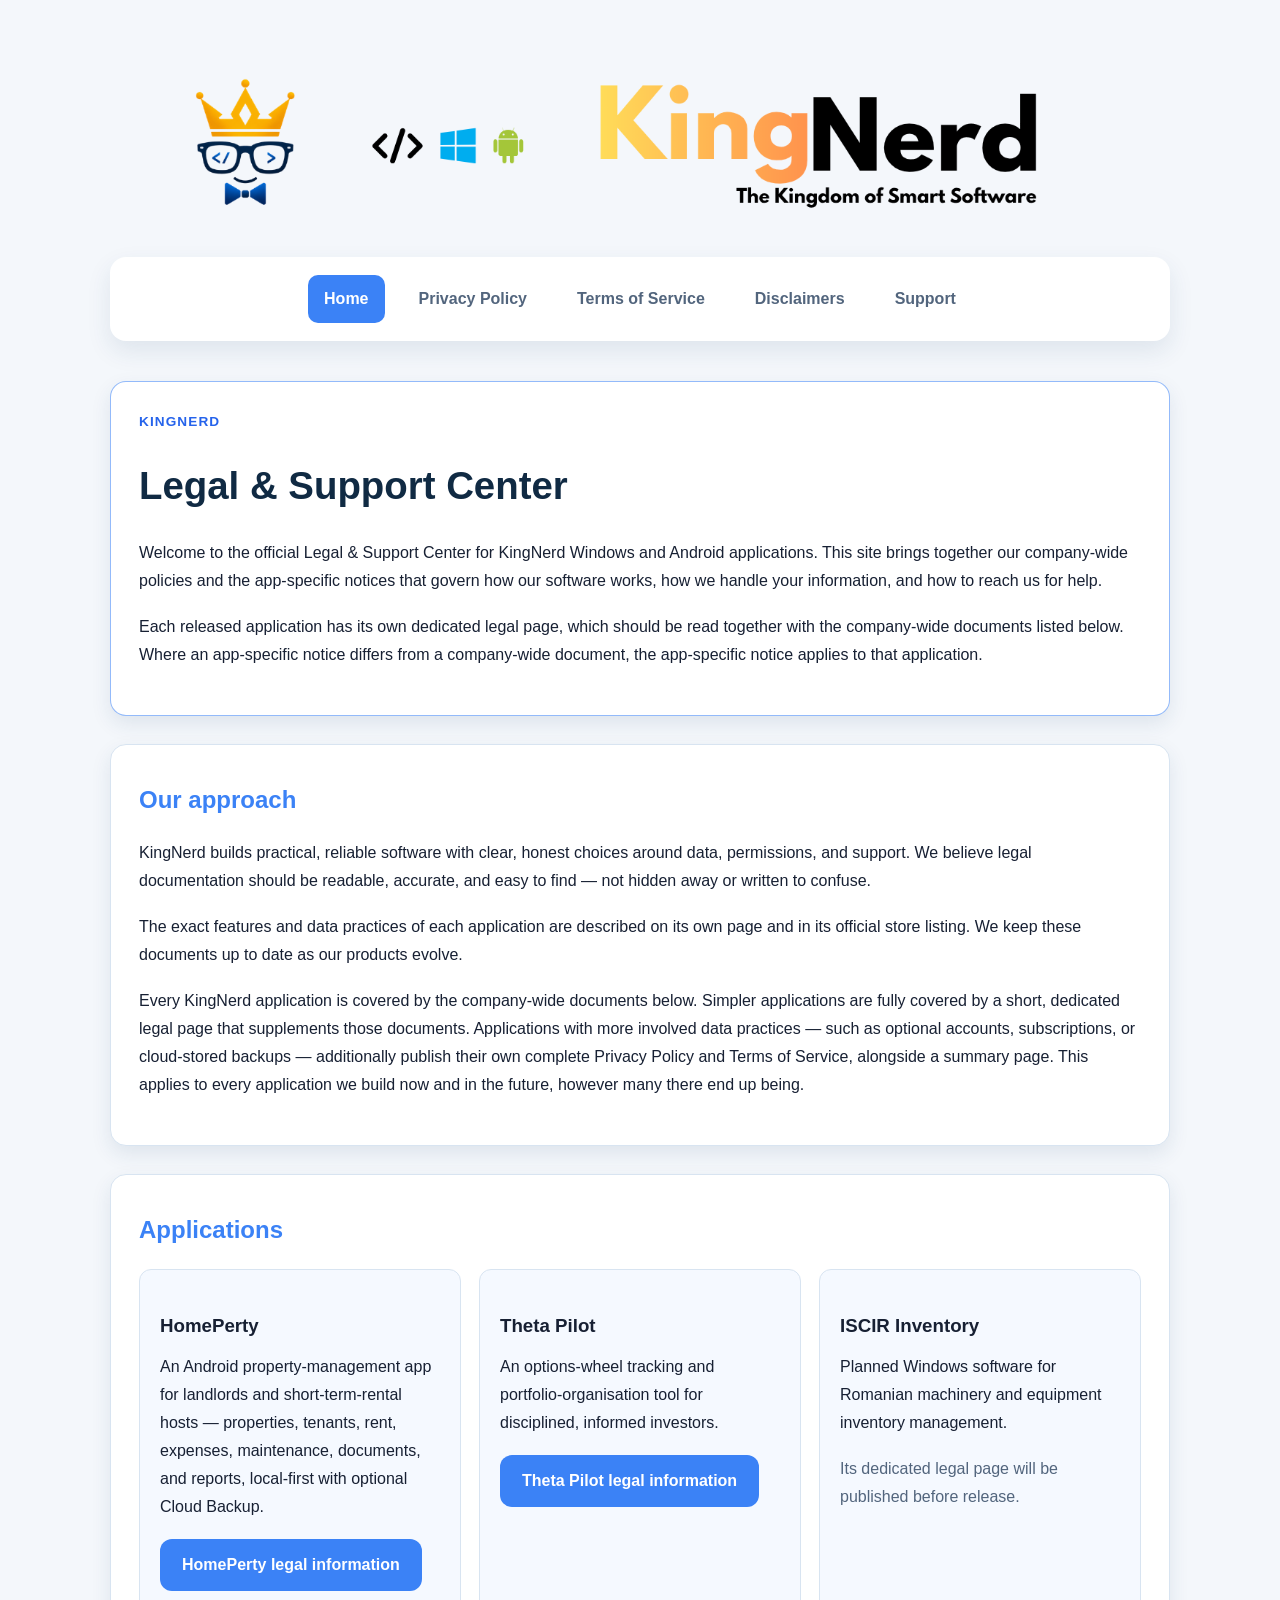
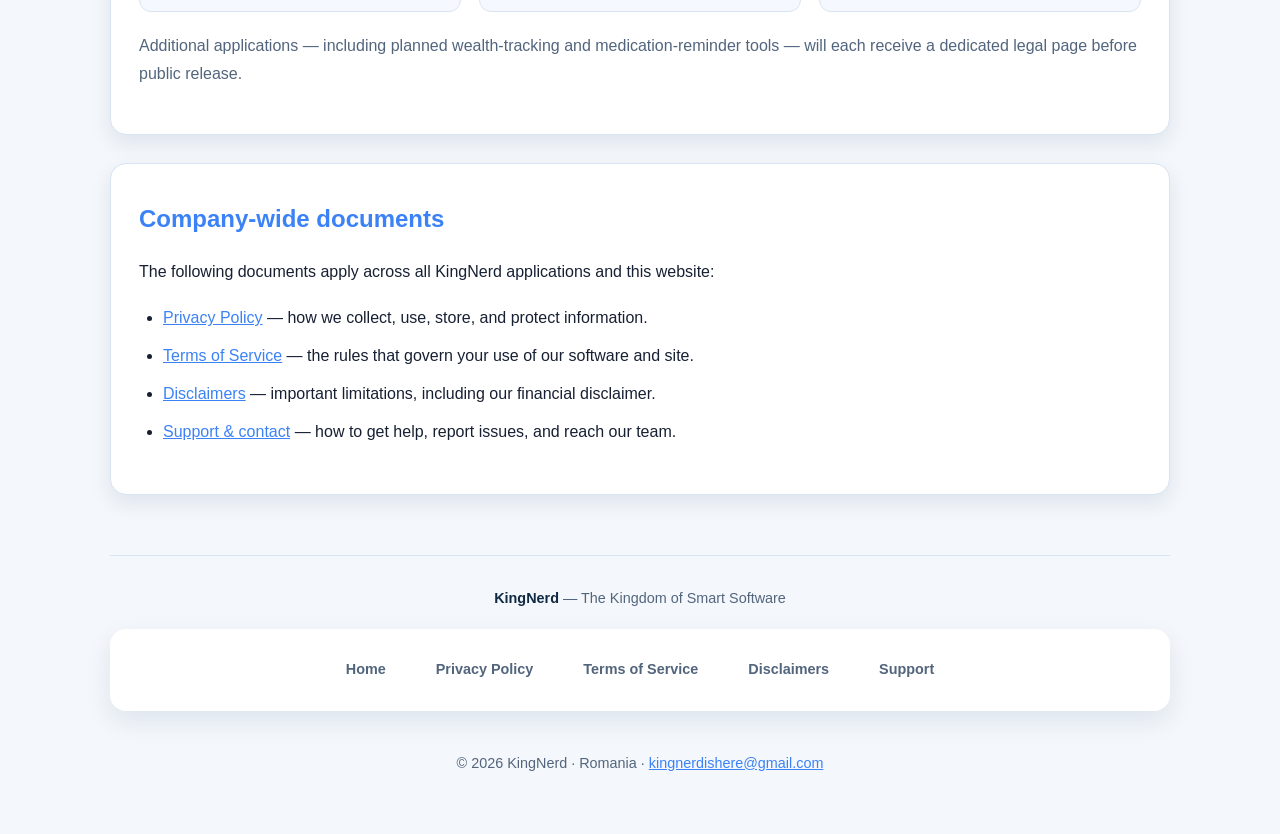
<file: index.html>
<!doctype html>
<html lang="en">

<head>
  <meta charset="utf-8">
  <meta name="viewport" content="width=device-width, initial-scale=1">
  <meta name="description" content="The official Legal &amp; Support Center for KingNerd Windows and Android applications, including privacy, terms, disclaimers, and support.">
  <title>KingNerd | Legal &amp; Support Center</title>
  <link rel="stylesheet" href="css/style.css">
</head>

<body>
  <header class="site-header"><img src="images/Website header design SLIM2.png" alt="KingNerd — Windows and Android applications"></header>
  <nav aria-label="Primary navigation">
    <a aria-current="page" href="index.html">Home</a>
    <a href="privacy.html">Privacy Policy</a>
    <a href="terms.html">Terms of Service</a>
    <a href="disclaimer.html">Disclaimers</a>
    <a href="support.html">Support</a>
  </nav>
  <main>
    <section class="card hero">
      <p class="eyebrow">KingNerd</p>
      <h1>Legal &amp; Support Center</h1>
      <p class="lead">Welcome to the official Legal &amp; Support Center for KingNerd Windows and Android
        applications. This site brings together our company-wide policies and the app-specific notices that
        govern how our software works, how we handle your information, and how to reach us for help.</p>
      <p>Each released application has its own dedicated legal page, which should be read together with the
        company-wide documents listed below. Where an app-specific notice differs from a company-wide document,
        the app-specific notice applies to that application.</p>
    </section>

    <section class="card">
      <h2>Our approach</h2>
      <p>KingNerd builds practical, reliable software with clear, honest choices around data, permissions, and
        support. We believe legal documentation should be readable, accurate, and easy to find — not hidden away
        or written to confuse.</p>
      <p>The exact features and data practices of each application are described on its own page and in its
        official store listing. We keep these documents up to date as our products evolve.</p>
      <p>Every KingNerd application is covered by the company-wide documents below. Simpler applications are fully
        covered by a short, dedicated legal page that supplements those documents. Applications with more involved
        data practices — such as optional accounts, subscriptions, or cloud-stored backups — additionally publish
        their own complete Privacy Policy and Terms of Service, alongside a summary page. This applies to every
        application we build now and in the future, however many there end up being.</p>
    </section>

    <section class="card">
      <h2>Applications</h2>
      <div class="app-grid">
        <article class="app-card">
          <h3>HomePerty</h3>
          <p>An Android property-management app for landlords and short-term-rental hosts — properties, tenants,
            rent, expenses, maintenance, documents, and reports, local-first with optional Cloud Backup.</p>
          <a class="button" href="homeperty.html">HomePerty legal information</a>
        </article>
        <article class="app-card">
          <h3>Theta Pilot</h3>
          <p>An options-wheel tracking and portfolio-organisation tool for disciplined, informed investors.</p>
          <a class="button" href="theta-pilot.html">Theta Pilot legal information</a>
        </article>
        <article class="app-card">
          <h3>ISCIR Inventory</h3>
          <p>Planned Windows software for Romanian machinery and equipment inventory management.</p>
          <p class="muted">Its dedicated legal page will be published before release.</p>
        </article>
      </div>
      <p class="muted">Additional applications — including planned wealth-tracking and medication-reminder tools —
        will each receive a dedicated legal page before public release.</p>
    </section>

    <section class="card">
      <h2>Company-wide documents</h2>
      <p>The following documents apply across all KingNerd applications and this website:</p>
      <ul>
        <li><a href="privacy.html">Privacy Policy</a> — how we collect, use, store, and protect information.</li>
        <li><a href="terms.html">Terms of Service</a> — the rules that govern your use of our software and site.</li>
        <li><a href="disclaimer.html">Disclaimers</a> — important limitations, including our financial disclaimer.</li>
        <li><a href="support.html">Support &amp; contact</a> — how to get help, report issues, and reach our team.</li>
      </ul>
    </section>
  </main>

  <footer>
    <p class="footer-brand"><strong>KingNerd</strong> — The Kingdom of Smart Software</p>
    <nav class="footer-nav" aria-label="Footer navigation">
      <a href="index.html">Home</a>
      <a href="privacy.html">Privacy Policy</a>
      <a href="terms.html">Terms of Service</a>
      <a href="disclaimer.html">Disclaimers</a>
      <a href="support.html">Support</a>
    </nav>
    <p class="footer-legal">© 2026 KingNerd · Romania · <a href="mailto:kingnerdishere@gmail.com">kingnerdishere@gmail.com</a></p>
  </footer>
</body>

</html>
</file>
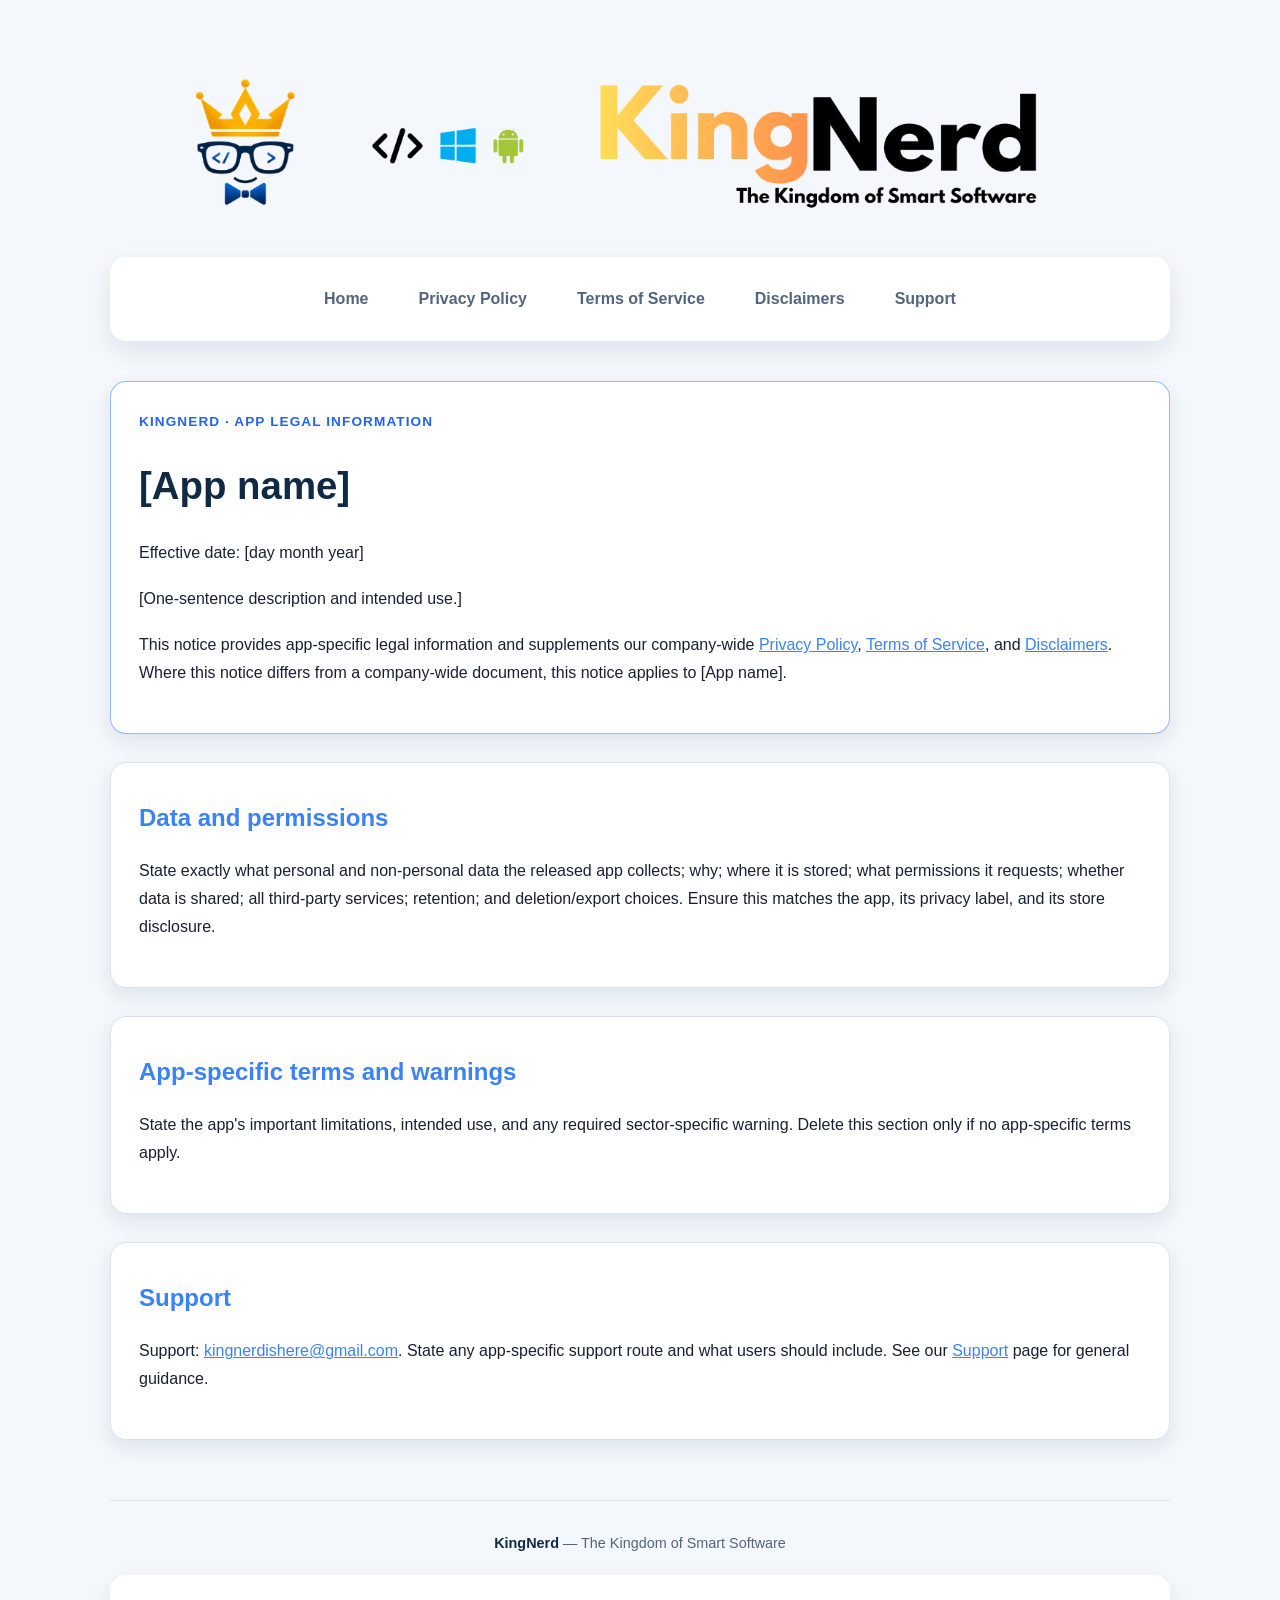
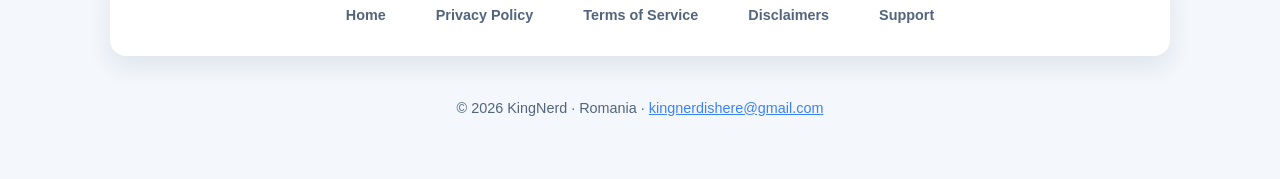
<file: app-template.html>
<!--
  Template for a new app's legal page.

  Use this template as-is for simple apps whose data practices are fully covered by the
  company-wide Privacy Policy / Terms / Disclaimers (see privacy.html, terms.html, disclaimer.html) —
  this is what theta-pilot.html does.

  If the app has its own accounts, subscriptions, or cloud-stored data (like HomePerty), instead
  create three pages: "<app>.html" (this template, as an overview/hub), plus "<app>-privacy.html" and
  "<app>-terms.html" with the app's own complete Privacy Policy and Terms of Service. See
  homeperty.html, homeperty-privacy.html, and homeperty-terms.html for that fuller pattern.

  Either way, add the new app to the "Applications" grid in index.html.
-->
<!doctype html>
<html lang="en">

<head>
  <meta charset="utf-8">
  <meta name="viewport" content="width=device-width, initial-scale=1">
  <meta name="description" content="[App name] legal information.">
  <title>[App name] | KingNerd</title>
  <link rel="stylesheet" href="css/style.css">
</head>

<body>
  <header class="site-header"><img src="images/Website header design SLIM2.png" alt="KingNerd — Windows and Android applications"></header>
  <nav aria-label="Primary navigation">
    <a href="index.html">Home</a>
    <a href="privacy.html">Privacy Policy</a>
    <a href="terms.html">Terms of Service</a>
    <a href="disclaimer.html">Disclaimers</a>
    <a href="support.html">Support</a>
  </nav>
  <main>
    <section class="card hero">
      <p class="eyebrow">KingNerd · App legal information</p>
      <h1>[App name]</h1>
      <p class="doc-meta">Effective date: [day month year]</p>
      <p class="lead">[One-sentence description and intended use.]</p>
      <p>This notice provides app-specific legal information and supplements our company-wide
        <a href="privacy.html">Privacy Policy</a>, <a href="terms.html">Terms of Service</a>, and
        <a href="disclaimer.html">Disclaimers</a>. Where this notice differs from a company-wide document, this
        notice applies to [App name].</p>
    </section>

    <section class="card">
      <h2>Data and permissions</h2>
      <p>State exactly what personal and non-personal data the released app collects; why; where it is stored; what
        permissions it requests; whether data is shared; all third-party services; retention; and deletion/export
        choices. Ensure this matches the app, its privacy label, and its store disclosure.</p>
    </section>

    <section class="card">
      <h2>App-specific terms and warnings</h2>
      <p>State the app's important limitations, intended use, and any required sector-specific warning. Delete this
        section only if no app-specific terms apply.</p>
    </section>

    <section class="card">
      <h2>Support</h2>
      <p>Support: <a href="mailto:kingnerdishere@gmail.com?subject=[App%20name]%20Support">kingnerdishere@gmail.com</a>.
        State any app-specific support route and what users should include. See our
        <a href="support.html">Support</a> page for general guidance.</p>
    </section>
  </main>

  <footer>
    <p class="footer-brand"><strong>KingNerd</strong> — The Kingdom of Smart Software</p>
    <nav class="footer-nav" aria-label="Footer navigation">
      <a href="index.html">Home</a>
      <a href="privacy.html">Privacy Policy</a>
      <a href="terms.html">Terms of Service</a>
      <a href="disclaimer.html">Disclaimers</a>
      <a href="support.html">Support</a>
    </nav>
    <p class="footer-legal">© 2026 KingNerd · Romania · <a href="mailto:kingnerdishere@gmail.com">kingnerdishere@gmail.com</a></p>
  </footer>
</body>

</html>
</file>
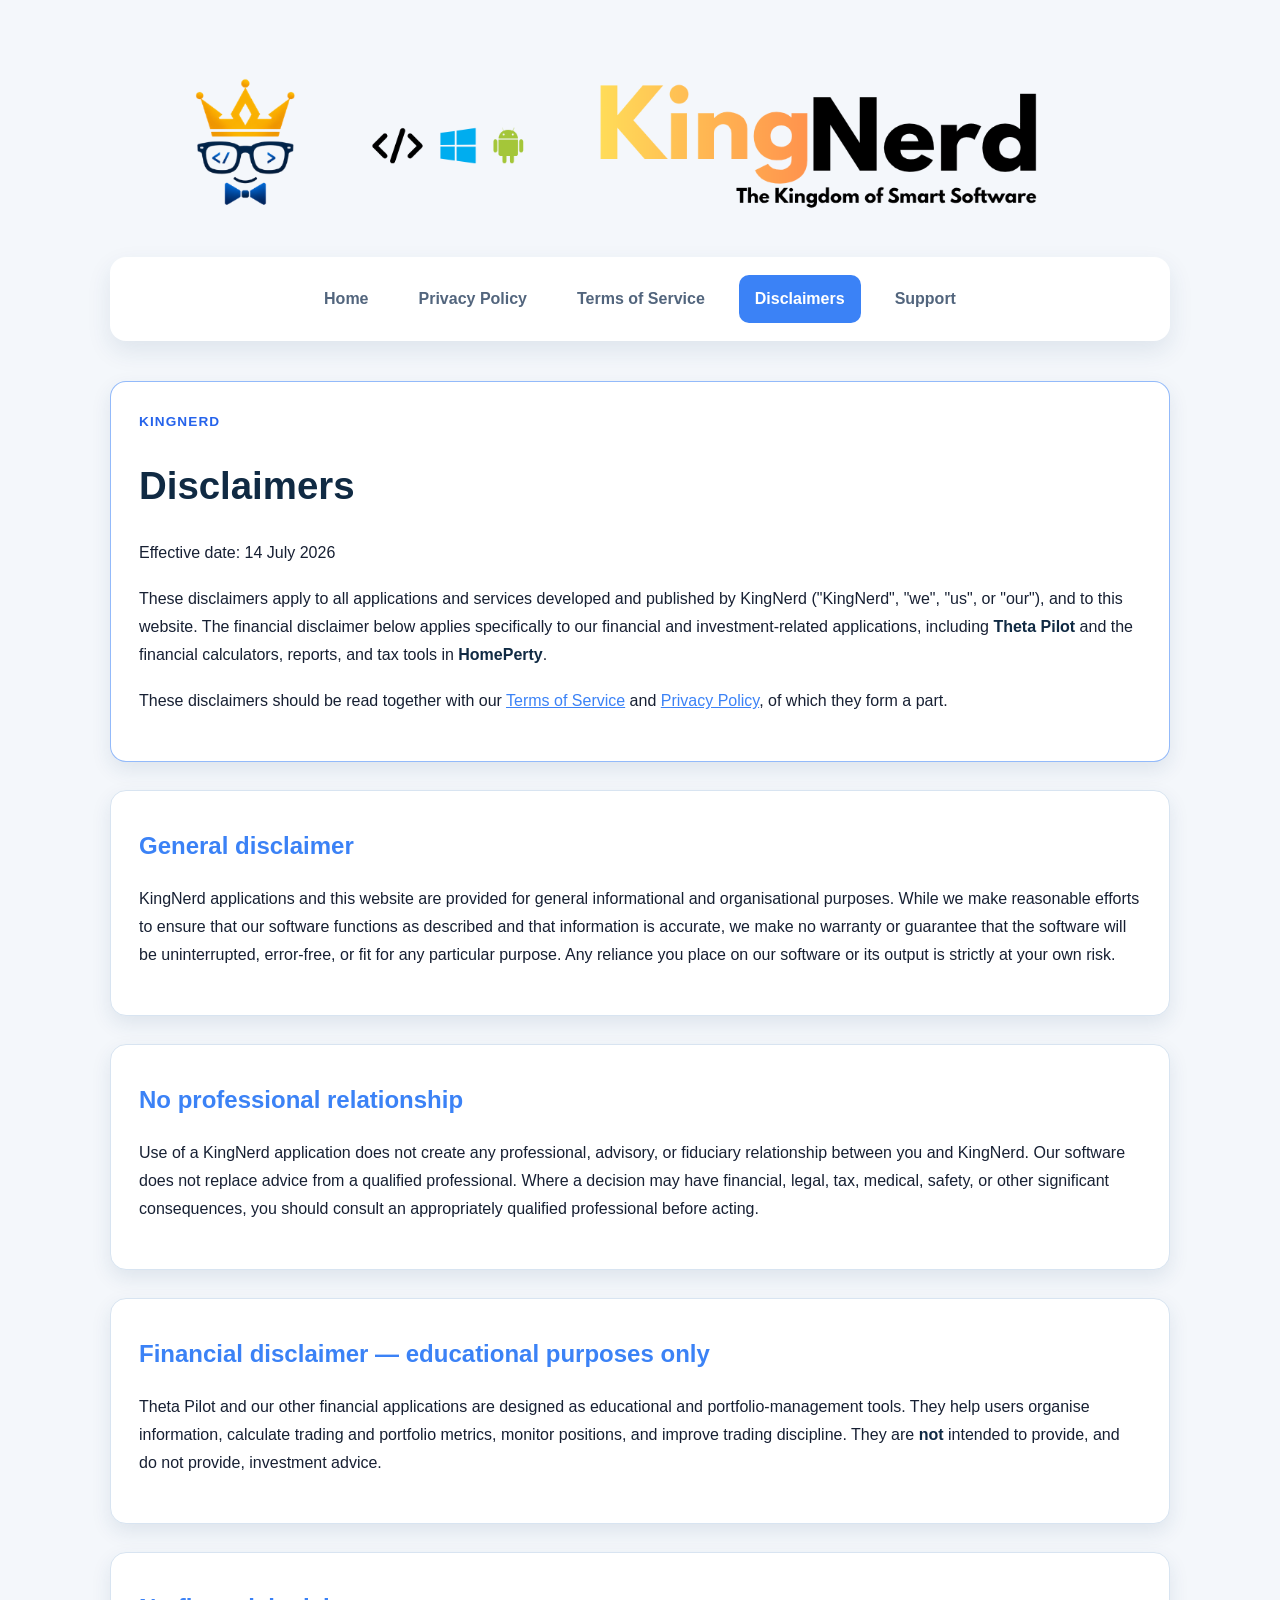
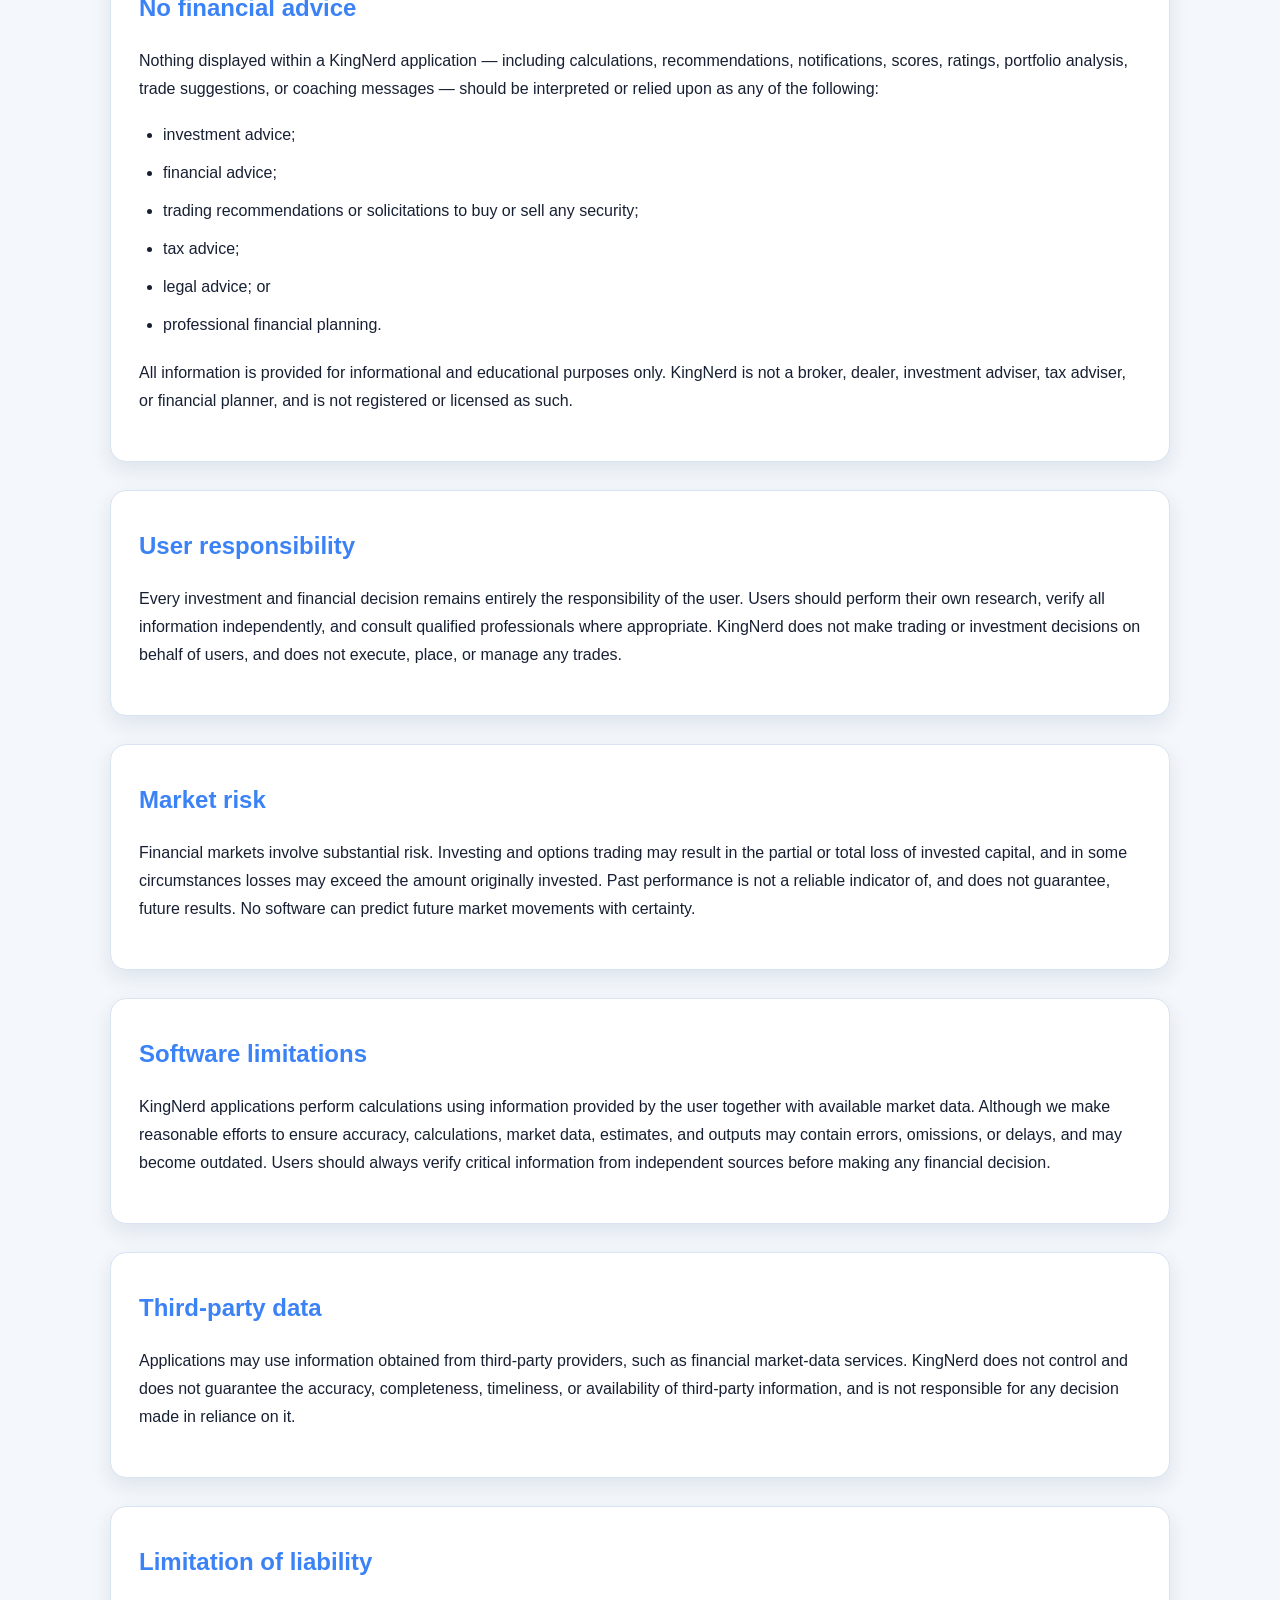
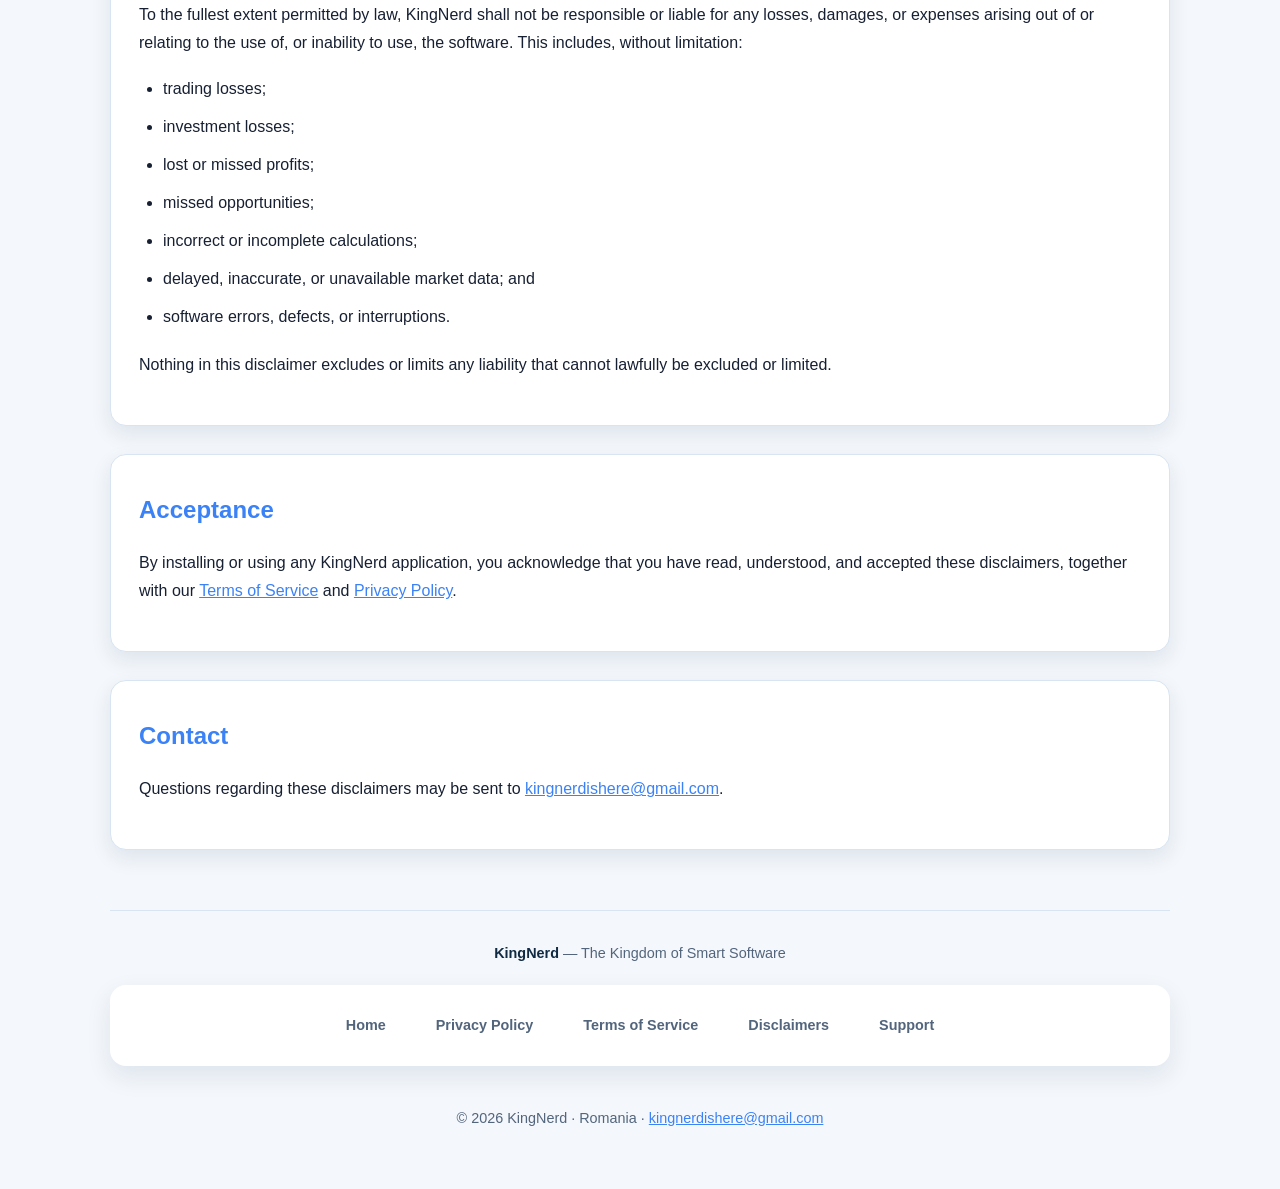
<file: disclaimer.html>
<!doctype html>
<html lang="en">

<head>
  <meta charset="utf-8">
  <meta name="viewport" content="width=device-width, initial-scale=1">
  <meta name="description" content="KingNerd Disclaimers, including our general disclaimer and financial disclaimer for investment-related applications such as Theta Pilot.">
  <title>Disclaimers | KingNerd</title>
  <link rel="stylesheet" href="css/style.css">
</head>

<body>
  <header class="site-header"><img src="images/Website header design SLIM2.png" alt="KingNerd — Windows and Android applications"></header>
  <nav aria-label="Primary navigation">
    <a href="index.html">Home</a>
    <a href="privacy.html">Privacy Policy</a>
    <a href="terms.html">Terms of Service</a>
    <a aria-current="page" href="disclaimer.html">Disclaimers</a>
    <a href="support.html">Support</a>
  </nav>
  <main>
    <section class="card hero">
      <p class="eyebrow">KingNerd</p>
      <h1>Disclaimers</h1>
      <p class="doc-meta">Effective date: 14 July 2026</p>
      <p class="lead">These disclaimers apply to all applications and services developed and published by KingNerd
        ("KingNerd", "we", "us", or "our"), and to this website. The financial disclaimer below applies specifically
        to our financial and investment-related applications, including <strong>Theta Pilot</strong> and the
        financial calculators, reports, and tax tools in <strong>HomePerty</strong>.</p>
      <p>These disclaimers should be read together with our <a href="terms.html">Terms of Service</a> and
        <a href="privacy.html">Privacy Policy</a>, of which they form a part.</p>
    </section>

    <section class="card">
      <h2>General disclaimer</h2>
      <p>KingNerd applications and this website are provided for general informational and organisational purposes.
        While we make reasonable efforts to ensure that our software functions as described and that information is
        accurate, we make no warranty or guarantee that the software will be uninterrupted, error-free, or fit for
        any particular purpose. Any reliance you place on our software or its output is strictly at your own risk.</p>
    </section>

    <section class="card">
      <h2>No professional relationship</h2>
      <p>Use of a KingNerd application does not create any professional, advisory, or fiduciary relationship between
        you and KingNerd. Our software does not replace advice from a qualified professional. Where a decision may
        have financial, legal, tax, medical, safety, or other significant consequences, you should consult an
        appropriately qualified professional before acting.</p>
    </section>

    <section class="card">
      <h2>Financial disclaimer — educational purposes only</h2>
      <p>Theta Pilot and our other financial applications are designed as educational and portfolio-management
        tools. They help users organise information, calculate trading and portfolio metrics, monitor positions,
        and improve trading discipline. They are <strong>not</strong> intended to provide, and do not provide,
        investment advice.</p>
    </section>

    <section class="card">
      <h2>No financial advice</h2>
      <p>Nothing displayed within a KingNerd application — including calculations, recommendations, notifications,
        scores, ratings, portfolio analysis, trade suggestions, or coaching messages — should be interpreted or
        relied upon as any of the following:</p>
      <ul>
        <li>investment advice;</li>
        <li>financial advice;</li>
        <li>trading recommendations or solicitations to buy or sell any security;</li>
        <li>tax advice;</li>
        <li>legal advice; or</li>
        <li>professional financial planning.</li>
      </ul>
      <p>All information is provided for informational and educational purposes only. KingNerd is not a broker,
        dealer, investment adviser, tax adviser, or financial planner, and is not registered or licensed as such.</p>
    </section>

    <section class="card">
      <h2>User responsibility</h2>
      <p>Every investment and financial decision remains entirely the responsibility of the user. Users should
        perform their own research, verify all information independently, and consult qualified professionals where
        appropriate. KingNerd does not make trading or investment decisions on behalf of users, and does not
        execute, place, or manage any trades.</p>
    </section>

    <section class="card">
      <h2>Market risk</h2>
      <p>Financial markets involve substantial risk. Investing and options trading may result in the partial or
        total loss of invested capital, and in some circumstances losses may exceed the amount originally invested.
        Past performance is not a reliable indicator of, and does not guarantee, future results. No software can
        predict future market movements with certainty.</p>
    </section>

    <section class="card">
      <h2>Software limitations</h2>
      <p>KingNerd applications perform calculations using information provided by the user together with available
        market data. Although we make reasonable efforts to ensure accuracy, calculations, market data, estimates,
        and outputs may contain errors, omissions, or delays, and may become outdated. Users should always verify
        critical information from independent sources before making any financial decision.</p>
    </section>

    <section class="card">
      <h2>Third-party data</h2>
      <p>Applications may use information obtained from third-party providers, such as financial market-data
        services. KingNerd does not control and does not guarantee the accuracy, completeness, timeliness, or
        availability of third-party information, and is not responsible for any decision made in reliance on it.</p>
    </section>

    <section class="card">
      <h2>Limitation of liability</h2>
      <p>To the fullest extent permitted by law, KingNerd shall not be responsible or liable for any losses,
        damages, or expenses arising out of or relating to the use of, or inability to use, the software. This
        includes, without limitation:</p>
      <ul>
        <li>trading losses;</li>
        <li>investment losses;</li>
        <li>lost or missed profits;</li>
        <li>missed opportunities;</li>
        <li>incorrect or incomplete calculations;</li>
        <li>delayed, inaccurate, or unavailable market data; and</li>
        <li>software errors, defects, or interruptions.</li>
      </ul>
      <p>Nothing in this disclaimer excludes or limits any liability that cannot lawfully be excluded or limited.</p>
    </section>

    <section class="card">
      <h2>Acceptance</h2>
      <p>By installing or using any KingNerd application, you acknowledge that you have read, understood, and
        accepted these disclaimers, together with our <a href="terms.html">Terms of Service</a> and
        <a href="privacy.html">Privacy Policy</a>.</p>
    </section>

    <section class="card">
      <h2>Contact</h2>
      <p>Questions regarding these disclaimers may be sent to
        <a href="mailto:kingnerdishere@gmail.com">kingnerdishere@gmail.com</a>.</p>
    </section>
  </main>

  <footer>
    <p class="footer-brand"><strong>KingNerd</strong> — The Kingdom of Smart Software</p>
    <nav class="footer-nav" aria-label="Footer navigation">
      <a href="index.html">Home</a>
      <a href="privacy.html">Privacy Policy</a>
      <a href="terms.html">Terms of Service</a>
      <a href="disclaimer.html">Disclaimers</a>
      <a href="support.html">Support</a>
    </nav>
    <p class="footer-legal">© 2026 KingNerd · Romania · <a href="mailto:kingnerdishere@gmail.com">kingnerdishere@gmail.com</a></p>
  </footer>
</body>

</html>
</file>
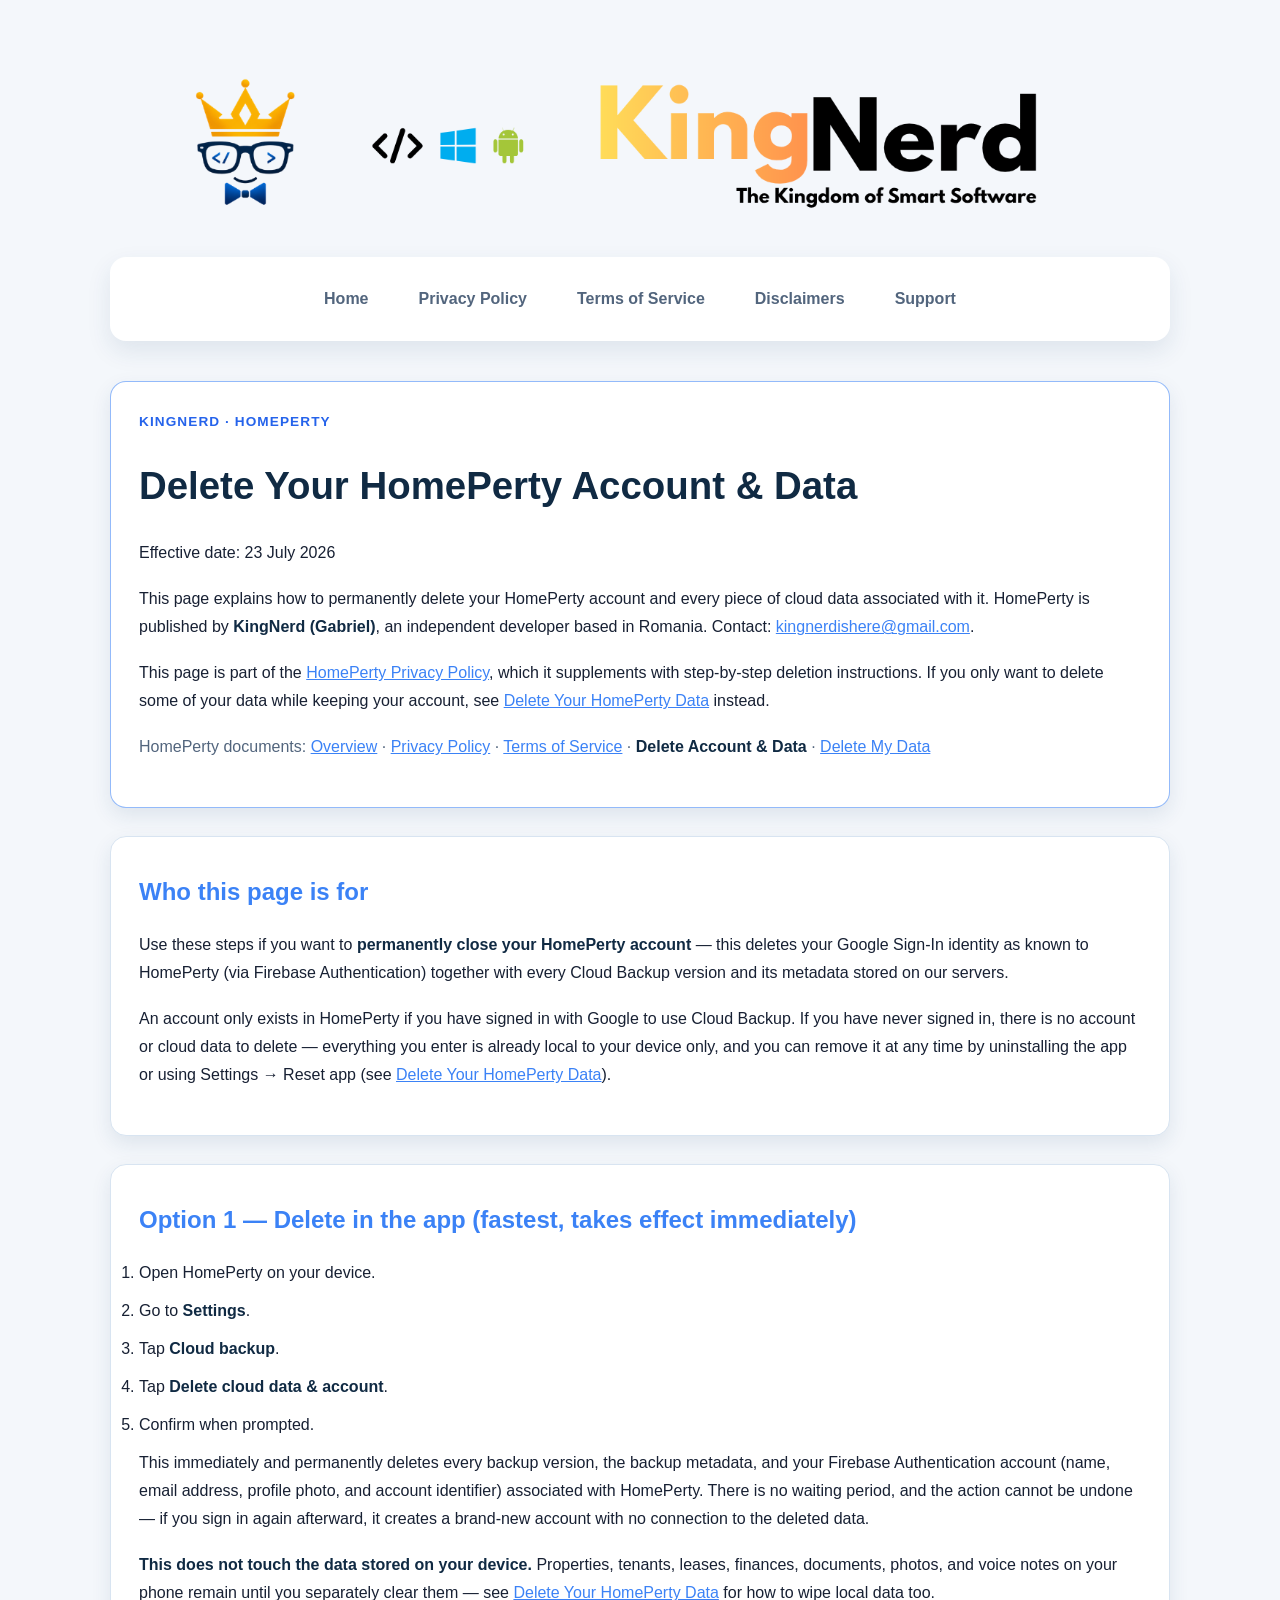
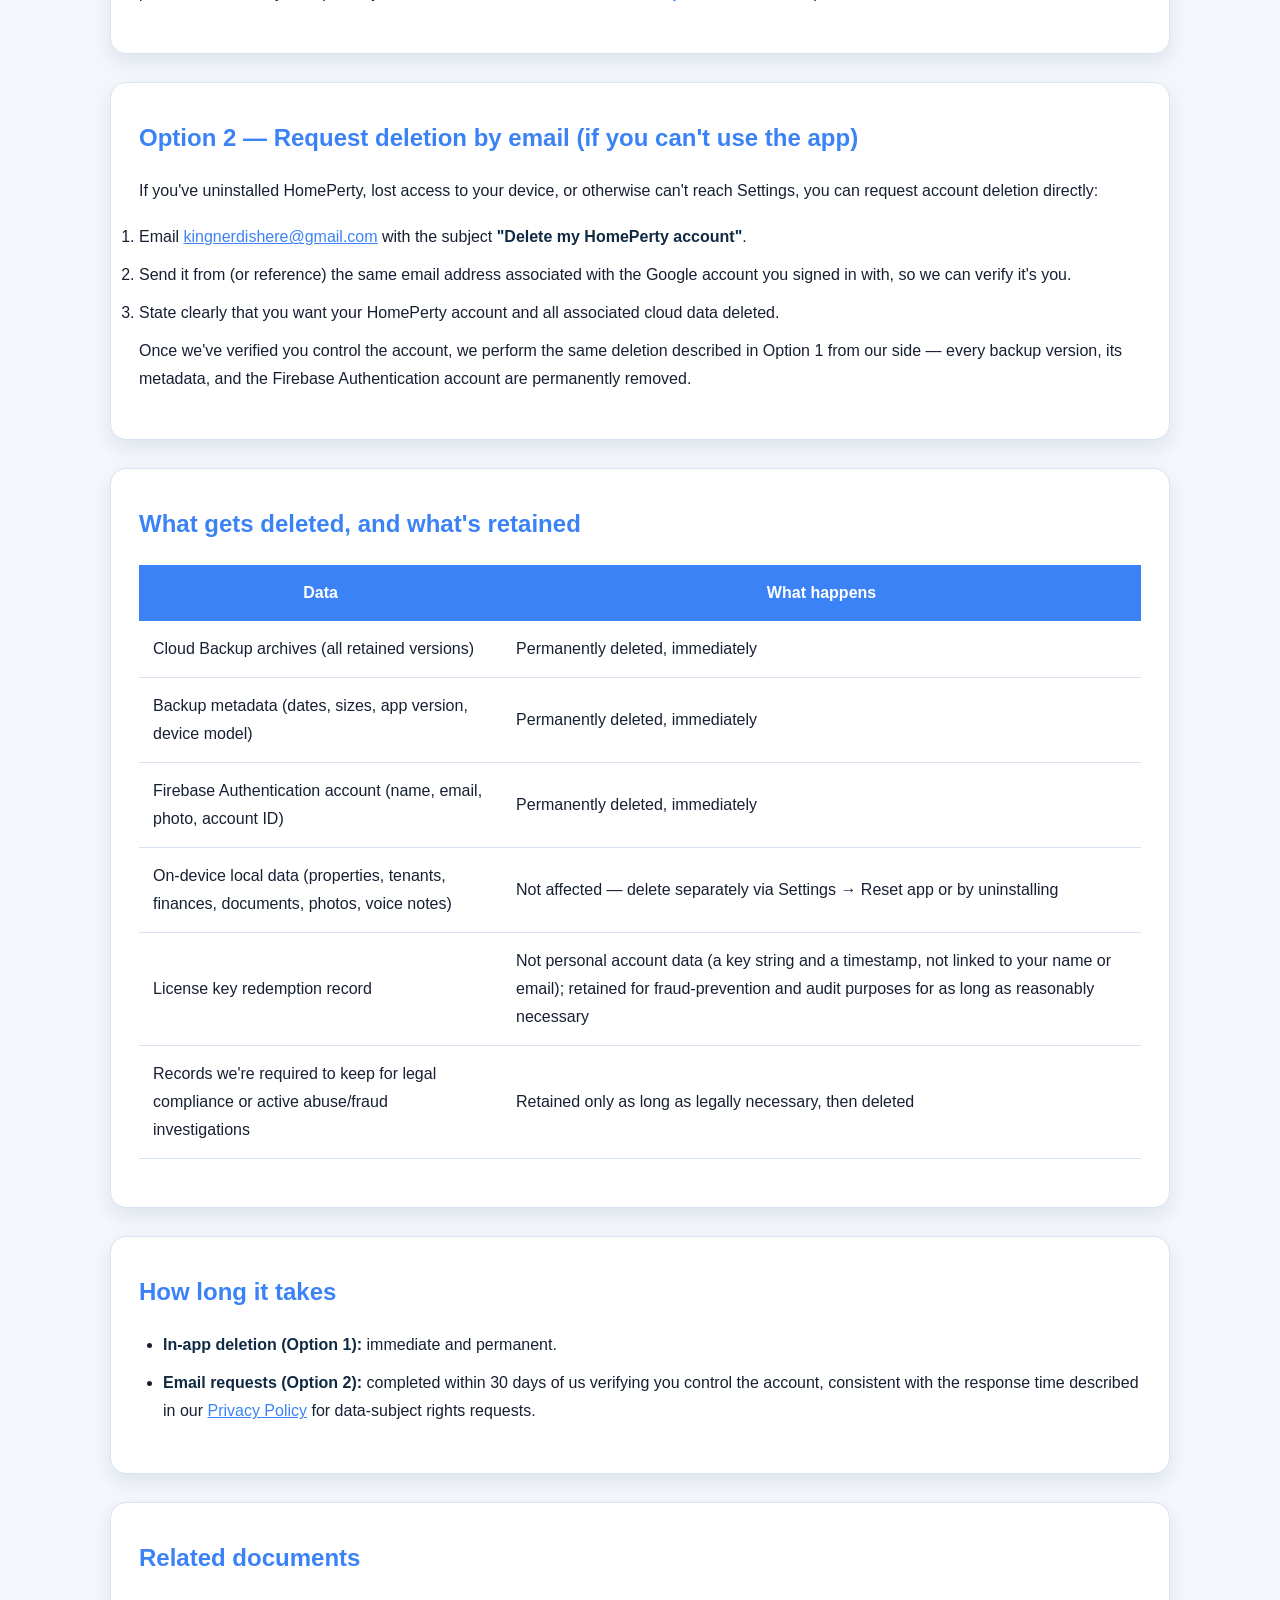
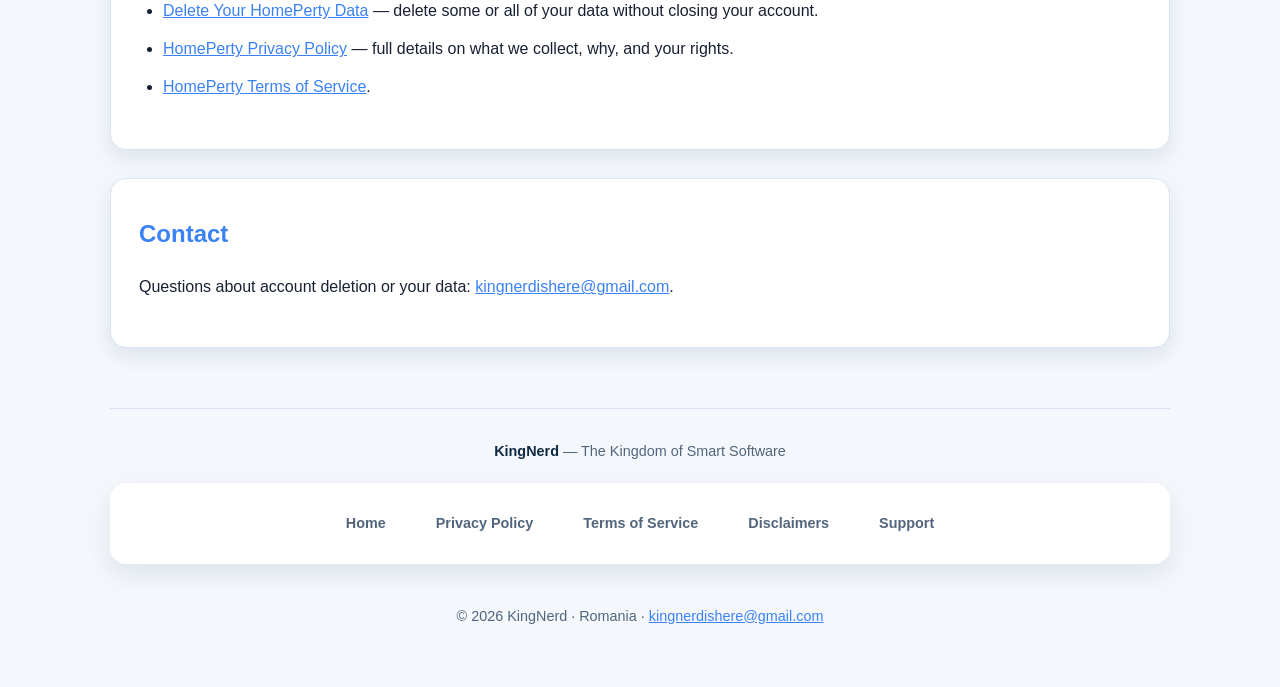
<file: homeperty-delete-account.html>
<!doctype html>
<html lang="en">

<head>
  <meta charset="utf-8">
  <meta name="viewport" content="width=device-width, initial-scale=1">
  <meta name="description" content="How to permanently delete your HomePerty account and all associated cloud data — in-app steps and an email fallback, what is deleted, what is retained, and how long it takes.">
  <title>Delete Your HomePerty Account &amp; Data | KingNerd</title>
  <link rel="stylesheet" href="css/style.css">
</head>

<body>
  <header class="site-header"><img src="images/Website header design SLIM2.png" alt="KingNerd — Windows and Android applications"></header>
  <nav aria-label="Primary navigation">
    <a href="index.html">Home</a>
    <a href="privacy.html">Privacy Policy</a>
    <a href="terms.html">Terms of Service</a>
    <a href="disclaimer.html">Disclaimers</a>
    <a href="support.html">Support</a>
  </nav>
  <main>
    <section class="card hero">
      <p class="eyebrow">KingNerd · HomePerty</p>
      <h1>Delete Your HomePerty Account &amp; Data</h1>
      <p class="doc-meta">Effective date: 23 July 2026</p>
      <p class="lead">This page explains how to permanently delete your HomePerty account and every piece of cloud
        data associated with it. HomePerty is published by <strong>KingNerd (Gabriel)</strong>, an independent
        developer based in Romania. Contact: <a href="mailto:kingnerdishere@gmail.com">kingnerdishere@gmail.com</a>.</p>
      <p>This page is part of the <a href="homeperty-privacy.html">HomePerty Privacy Policy</a>, which it
        supplements with step-by-step deletion instructions. If you only want to delete some of your data while
        keeping your account, see <a href="homeperty-delete-data.html">Delete Your HomePerty Data</a> instead.</p>
      <p class="muted">HomePerty documents: <a href="homeperty.html">Overview</a> ·
        <a href="homeperty-privacy.html">Privacy Policy</a> ·
        <a href="homeperty-terms.html">Terms of Service</a> ·
        <strong>Delete Account &amp; Data</strong> ·
        <a href="homeperty-delete-data.html">Delete My Data</a></p>
    </section>

    <section class="card">
      <h2>Who this page is for</h2>
      <p>Use these steps if you want to <strong>permanently close your HomePerty account</strong> — this deletes
        your Google Sign-In identity as known to HomePerty (via Firebase Authentication) together with every Cloud
        Backup version and its metadata stored on our servers.</p>
      <p>An account only exists in HomePerty if you have signed in with Google to use Cloud Backup. If you have
        never signed in, there is no account or cloud data to delete — everything you enter is already local to
        your device only, and you can remove it at any time by uninstalling the app or using Settings → Reset app
        (see <a href="homeperty-delete-data.html">Delete Your HomePerty Data</a>).</p>
    </section>

    <section class="card">
      <h2>Option 1 — Delete in the app (fastest, takes effect immediately)</h2>
      <ol>
        <li>Open HomePerty on your device.</li>
        <li>Go to <strong>Settings</strong>.</li>
        <li>Tap <strong>Cloud backup</strong>.</li>
        <li>Tap <strong>Delete cloud data &amp; account</strong>.</li>
        <li>Confirm when prompted.</li>
      </ol>
      <p>This immediately and permanently deletes every backup version, the backup metadata, and your Firebase
        Authentication account (name, email address, profile photo, and account identifier) associated with
        HomePerty. There is no waiting period, and the action cannot be undone — if you sign in again afterward,
        it creates a brand-new account with no connection to the deleted data.</p>
      <p><strong>This does not touch the data stored on your device.</strong> Properties, tenants, leases,
        finances, documents, photos, and voice notes on your phone remain until you separately clear them — see
        <a href="homeperty-delete-data.html">Delete Your HomePerty Data</a> for how to wipe local data too.</p>
    </section>

    <section class="card">
      <h2>Option 2 — Request deletion by email (if you can't use the app)</h2>
      <p>If you've uninstalled HomePerty, lost access to your device, or otherwise can't reach Settings, you can
        request account deletion directly:</p>
      <ol>
        <li>Email <a href="mailto:kingnerdishere@gmail.com?subject=Delete%20my%20HomePerty%20account">kingnerdishere@gmail.com</a>
          with the subject <strong>"Delete my HomePerty account"</strong>.</li>
        <li>Send it from (or reference) the same email address associated with the Google account you signed in
          with, so we can verify it's you.</li>
        <li>State clearly that you want your HomePerty account and all associated cloud data deleted.</li>
      </ol>
      <p>Once we've verified you control the account, we perform the same deletion described in Option 1 from our
        side — every backup version, its metadata, and the Firebase Authentication account are permanently
        removed.</p>
    </section>

    <section class="card">
      <h2>What gets deleted, and what's retained</h2>
      <table>
        <thead>
          <tr>
            <th>Data</th>
            <th>What happens</th>
          </tr>
        </thead>
        <tbody>
          <tr><td>Cloud Backup archives (all retained versions)</td><td>Permanently deleted, immediately</td></tr>
          <tr><td>Backup metadata (dates, sizes, app version, device model)</td><td>Permanently deleted, immediately</td></tr>
          <tr><td>Firebase Authentication account (name, email, photo, account ID)</td><td>Permanently deleted, immediately</td></tr>
          <tr><td>On-device local data (properties, tenants, finances, documents, photos, voice notes)</td>
            <td>Not affected — delete separately via Settings → Reset app or by uninstalling</td></tr>
          <tr><td>License key redemption record</td><td>Not personal account data (a key string and a timestamp,
            not linked to your name or email); retained for fraud-prevention and audit purposes for as long as
            reasonably necessary</td></tr>
          <tr><td>Records we're required to keep for legal compliance or active abuse/fraud investigations</td>
            <td>Retained only as long as legally necessary, then deleted</td></tr>
        </tbody>
      </table>
    </section>

    <section class="card">
      <h2>How long it takes</h2>
      <ul>
        <li><strong>In-app deletion (Option 1):</strong> immediate and permanent.</li>
        <li><strong>Email requests (Option 2):</strong> completed within 30 days of us verifying you control the
          account, consistent with the response time described in our
          <a href="homeperty-privacy.html">Privacy Policy</a> for data-subject rights requests.</li>
      </ul>
    </section>

    <section class="card">
      <h2>Related documents</h2>
      <ul>
        <li><a href="homeperty-delete-data.html">Delete Your HomePerty Data</a> — delete some or all of your data
          without closing your account.</li>
        <li><a href="homeperty-privacy.html">HomePerty Privacy Policy</a> — full details on what we collect, why,
          and your rights.</li>
        <li><a href="homeperty-terms.html">HomePerty Terms of Service</a>.</li>
      </ul>
    </section>

    <section class="card">
      <h2>Contact</h2>
      <p>Questions about account deletion or your data:
        <a href="mailto:kingnerdishere@gmail.com?subject=HomePerty%20Account%20Deletion">kingnerdishere@gmail.com</a>.</p>
    </section>
  </main>

  <footer>
    <p class="footer-brand"><strong>KingNerd</strong> — The Kingdom of Smart Software</p>
    <nav class="footer-nav" aria-label="Footer navigation">
      <a href="index.html">Home</a>
      <a href="privacy.html">Privacy Policy</a>
      <a href="terms.html">Terms of Service</a>
      <a href="disclaimer.html">Disclaimers</a>
      <a href="support.html">Support</a>
    </nav>
    <p class="footer-legal">© 2026 KingNerd · Romania · <a href="mailto:kingnerdishere@gmail.com">kingnerdishere@gmail.com</a></p>
  </footer>
</body>

</html>
</file>
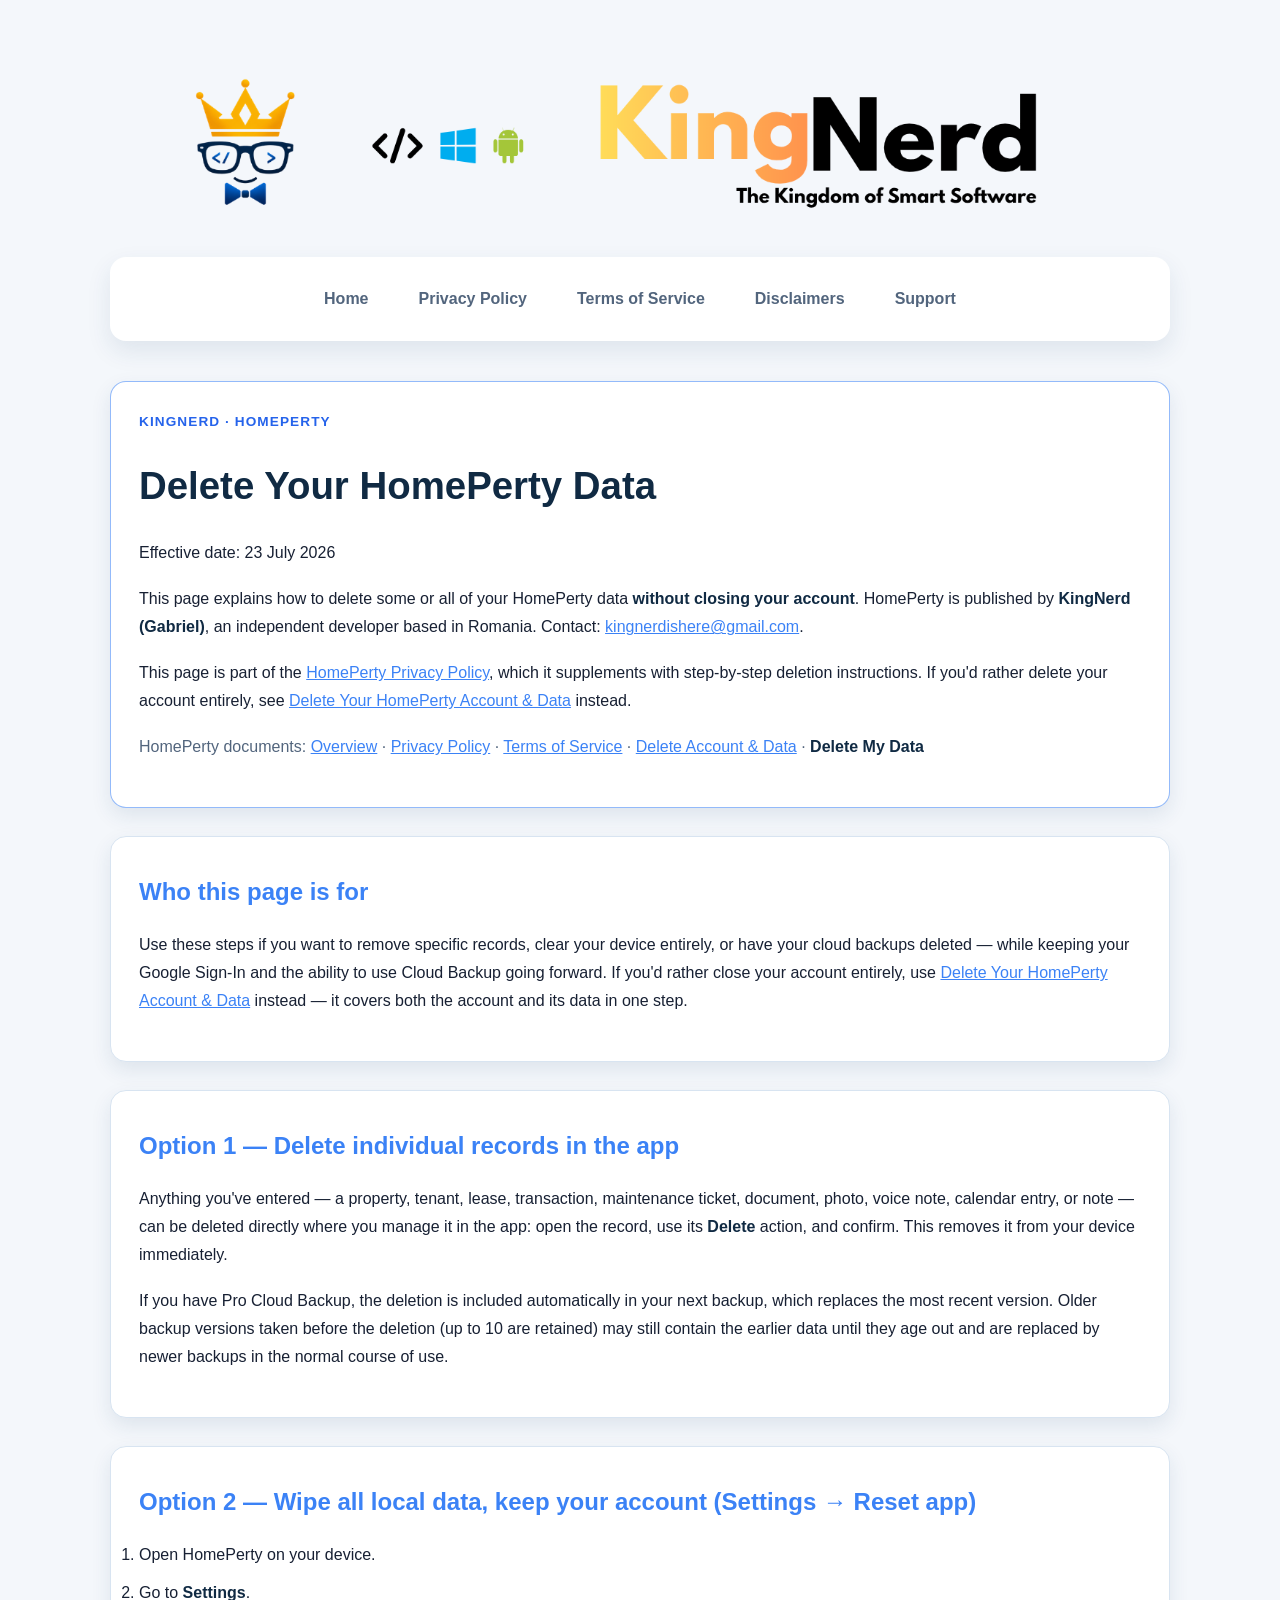
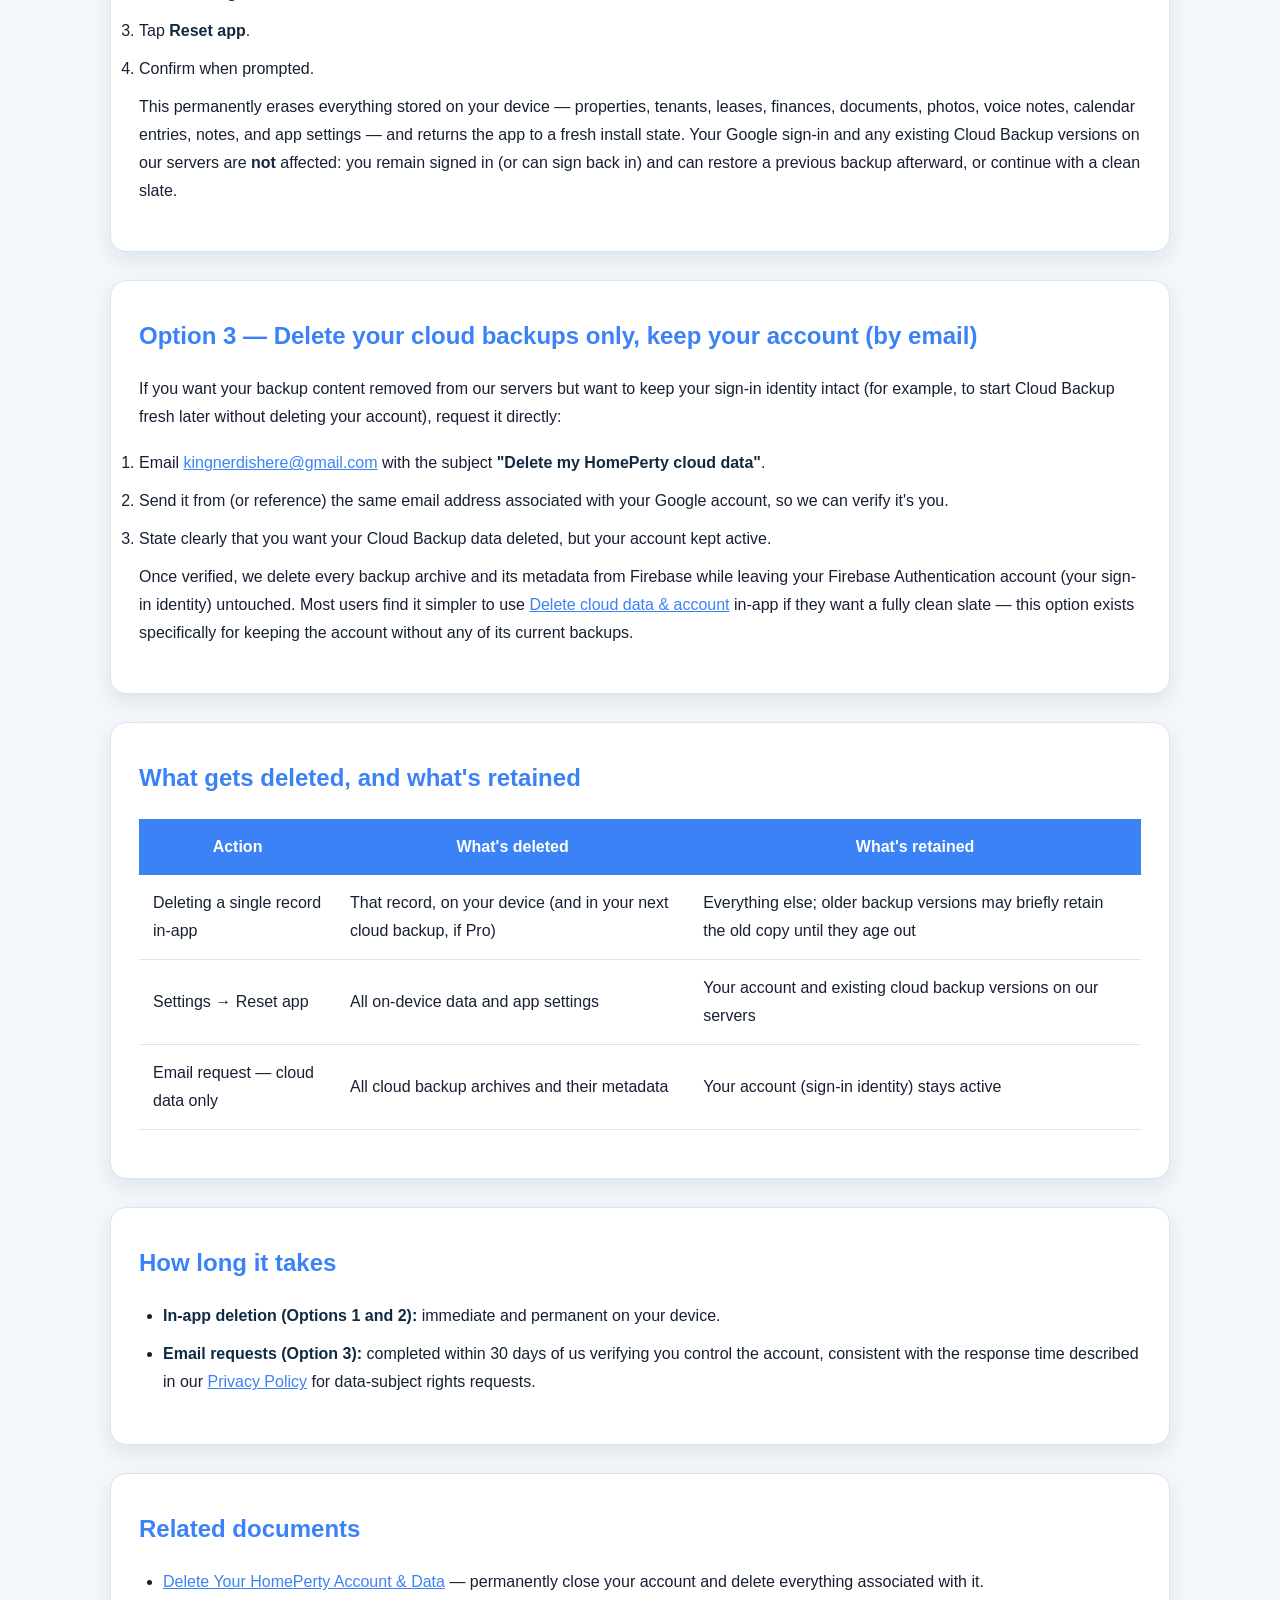
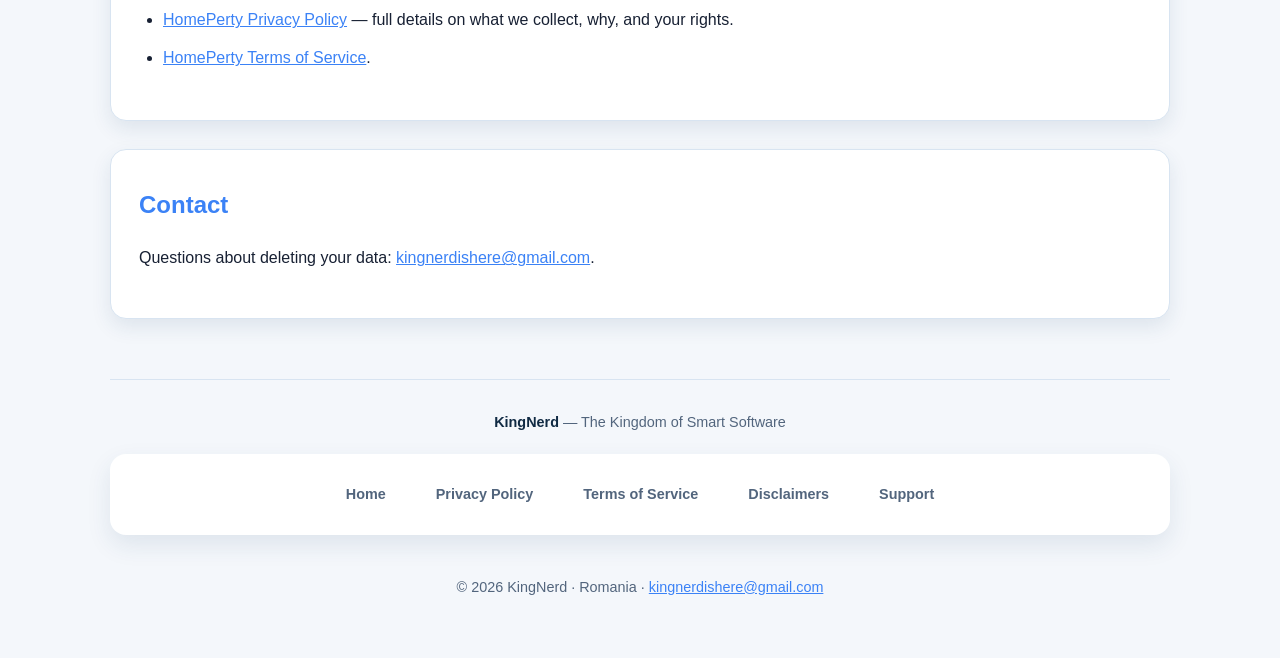
<file: homeperty-delete-data.html>
<!doctype html>
<html lang="en">

<head>
  <meta charset="utf-8">
  <meta name="viewport" content="width=device-width, initial-scale=1">
  <meta name="description" content="How to delete some or all of your HomePerty data without deleting your account — individual records, a full local reset, or a cloud-backup-only deletion request.">
  <title>Delete Your HomePerty Data | KingNerd</title>
  <link rel="stylesheet" href="css/style.css">
</head>

<body>
  <header class="site-header"><img src="images/Website header design SLIM2.png" alt="KingNerd — Windows and Android applications"></header>
  <nav aria-label="Primary navigation">
    <a href="index.html">Home</a>
    <a href="privacy.html">Privacy Policy</a>
    <a href="terms.html">Terms of Service</a>
    <a href="disclaimer.html">Disclaimers</a>
    <a href="support.html">Support</a>
  </nav>
  <main>
    <section class="card hero">
      <p class="eyebrow">KingNerd · HomePerty</p>
      <h1>Delete Your HomePerty Data</h1>
      <p class="doc-meta">Effective date: 23 July 2026</p>
      <p class="lead">This page explains how to delete some or all of your HomePerty data <strong>without closing
        your account</strong>. HomePerty is published by <strong>KingNerd (Gabriel)</strong>, an independent
        developer based in Romania. Contact: <a href="mailto:kingnerdishere@gmail.com">kingnerdishere@gmail.com</a>.</p>
      <p>This page is part of the <a href="homeperty-privacy.html">HomePerty Privacy Policy</a>, which it
        supplements with step-by-step deletion instructions. If you'd rather delete your account entirely, see
        <a href="homeperty-delete-account.html">Delete Your HomePerty Account &amp; Data</a> instead.</p>
      <p class="muted">HomePerty documents: <a href="homeperty.html">Overview</a> ·
        <a href="homeperty-privacy.html">Privacy Policy</a> ·
        <a href="homeperty-terms.html">Terms of Service</a> ·
        <a href="homeperty-delete-account.html">Delete Account &amp; Data</a> ·
        <strong>Delete My Data</strong></p>
    </section>

    <section class="card">
      <h2>Who this page is for</h2>
      <p>Use these steps if you want to remove specific records, clear your device entirely, or have your cloud
        backups deleted — while keeping your Google Sign-In and the ability to use Cloud Backup going forward. If
        you'd rather close your account entirely, use
        <a href="homeperty-delete-account.html">Delete Your HomePerty Account &amp; Data</a> instead — it covers
        both the account and its data in one step.</p>
    </section>

    <section class="card">
      <h2>Option 1 — Delete individual records in the app</h2>
      <p>Anything you've entered — a property, tenant, lease, transaction, maintenance ticket, document, photo,
        voice note, calendar entry, or note — can be deleted directly where you manage it in the app: open the
        record, use its <strong>Delete</strong> action, and confirm. This removes it from your device
        immediately.</p>
      <p>If you have Pro Cloud Backup, the deletion is included automatically in your next backup, which replaces
        the most recent version. Older backup versions taken before the deletion (up to 10 are retained) may still
        contain the earlier data until they age out and are replaced by newer backups in the normal course of use.</p>
    </section>

    <section class="card">
      <h2>Option 2 — Wipe all local data, keep your account (Settings → Reset app)</h2>
      <ol>
        <li>Open HomePerty on your device.</li>
        <li>Go to <strong>Settings</strong>.</li>
        <li>Tap <strong>Reset app</strong>.</li>
        <li>Confirm when prompted.</li>
      </ol>
      <p>This permanently erases everything stored on your device — properties, tenants, leases, finances,
        documents, photos, voice notes, calendar entries, notes, and app settings — and returns the app to a fresh
        install state. Your Google sign-in and any existing Cloud Backup versions on our servers are
        <strong>not</strong> affected: you remain signed in (or can sign back in) and can restore a previous backup
        afterward, or continue with a clean slate.</p>
    </section>

    <section class="card">
      <h2>Option 3 — Delete your cloud backups only, keep your account (by email)</h2>
      <p>If you want your backup content removed from our servers but want to keep your sign-in identity intact
        (for example, to start Cloud Backup fresh later without deleting your account), request it directly:</p>
      <ol>
        <li>Email <a href="mailto:kingnerdishere@gmail.com?subject=Delete%20my%20HomePerty%20cloud%20data">kingnerdishere@gmail.com</a>
          with the subject <strong>"Delete my HomePerty cloud data"</strong>.</li>
        <li>Send it from (or reference) the same email address associated with your Google account, so we can
          verify it's you.</li>
        <li>State clearly that you want your Cloud Backup data deleted, but your account kept active.</li>
      </ol>
      <p>Once verified, we delete every backup archive and its metadata from Firebase while leaving your Firebase
        Authentication account (your sign-in identity) untouched. Most users find it simpler to use
        <a href="homeperty-delete-account.html">Delete cloud data &amp; account</a> in-app if they want a fully
        clean slate — this option exists specifically for keeping the account without any of its current backups.</p>
    </section>

    <section class="card">
      <h2>What gets deleted, and what's retained</h2>
      <table>
        <thead>
          <tr>
            <th>Action</th>
            <th>What's deleted</th>
            <th>What's retained</th>
          </tr>
        </thead>
        <tbody>
          <tr><td>Deleting a single record in-app</td><td>That record, on your device (and in your next cloud
            backup, if Pro)</td><td>Everything else; older backup versions may briefly retain the old copy until
            they age out</td></tr>
          <tr><td>Settings → Reset app</td><td>All on-device data and app settings</td><td>Your account and
            existing cloud backup versions on our servers</td></tr>
          <tr><td>Email request — cloud data only</td><td>All cloud backup archives and their metadata</td>
            <td>Your account (sign-in identity) stays active</td></tr>
        </tbody>
      </table>
    </section>

    <section class="card">
      <h2>How long it takes</h2>
      <ul>
        <li><strong>In-app deletion (Options 1 and 2):</strong> immediate and permanent on your device.</li>
        <li><strong>Email requests (Option 3):</strong> completed within 30 days of us verifying you control the
          account, consistent with the response time described in our
          <a href="homeperty-privacy.html">Privacy Policy</a> for data-subject rights requests.</li>
      </ul>
    </section>

    <section class="card">
      <h2>Related documents</h2>
      <ul>
        <li><a href="homeperty-delete-account.html">Delete Your HomePerty Account &amp; Data</a> — permanently
          close your account and delete everything associated with it.</li>
        <li><a href="homeperty-privacy.html">HomePerty Privacy Policy</a> — full details on what we collect, why,
          and your rights.</li>
        <li><a href="homeperty-terms.html">HomePerty Terms of Service</a>.</li>
      </ul>
    </section>

    <section class="card">
      <h2>Contact</h2>
      <p>Questions about deleting your data:
        <a href="mailto:kingnerdishere@gmail.com?subject=HomePerty%20Data%20Deletion">kingnerdishere@gmail.com</a>.</p>
    </section>
  </main>

  <footer>
    <p class="footer-brand"><strong>KingNerd</strong> — The Kingdom of Smart Software</p>
    <nav class="footer-nav" aria-label="Footer navigation">
      <a href="index.html">Home</a>
      <a href="privacy.html">Privacy Policy</a>
      <a href="terms.html">Terms of Service</a>
      <a href="disclaimer.html">Disclaimers</a>
      <a href="support.html">Support</a>
    </nav>
    <p class="footer-legal">© 2026 KingNerd · Romania · <a href="mailto:kingnerdishere@gmail.com">kingnerdishere@gmail.com</a></p>
  </footer>
</body>

</html>
</file>
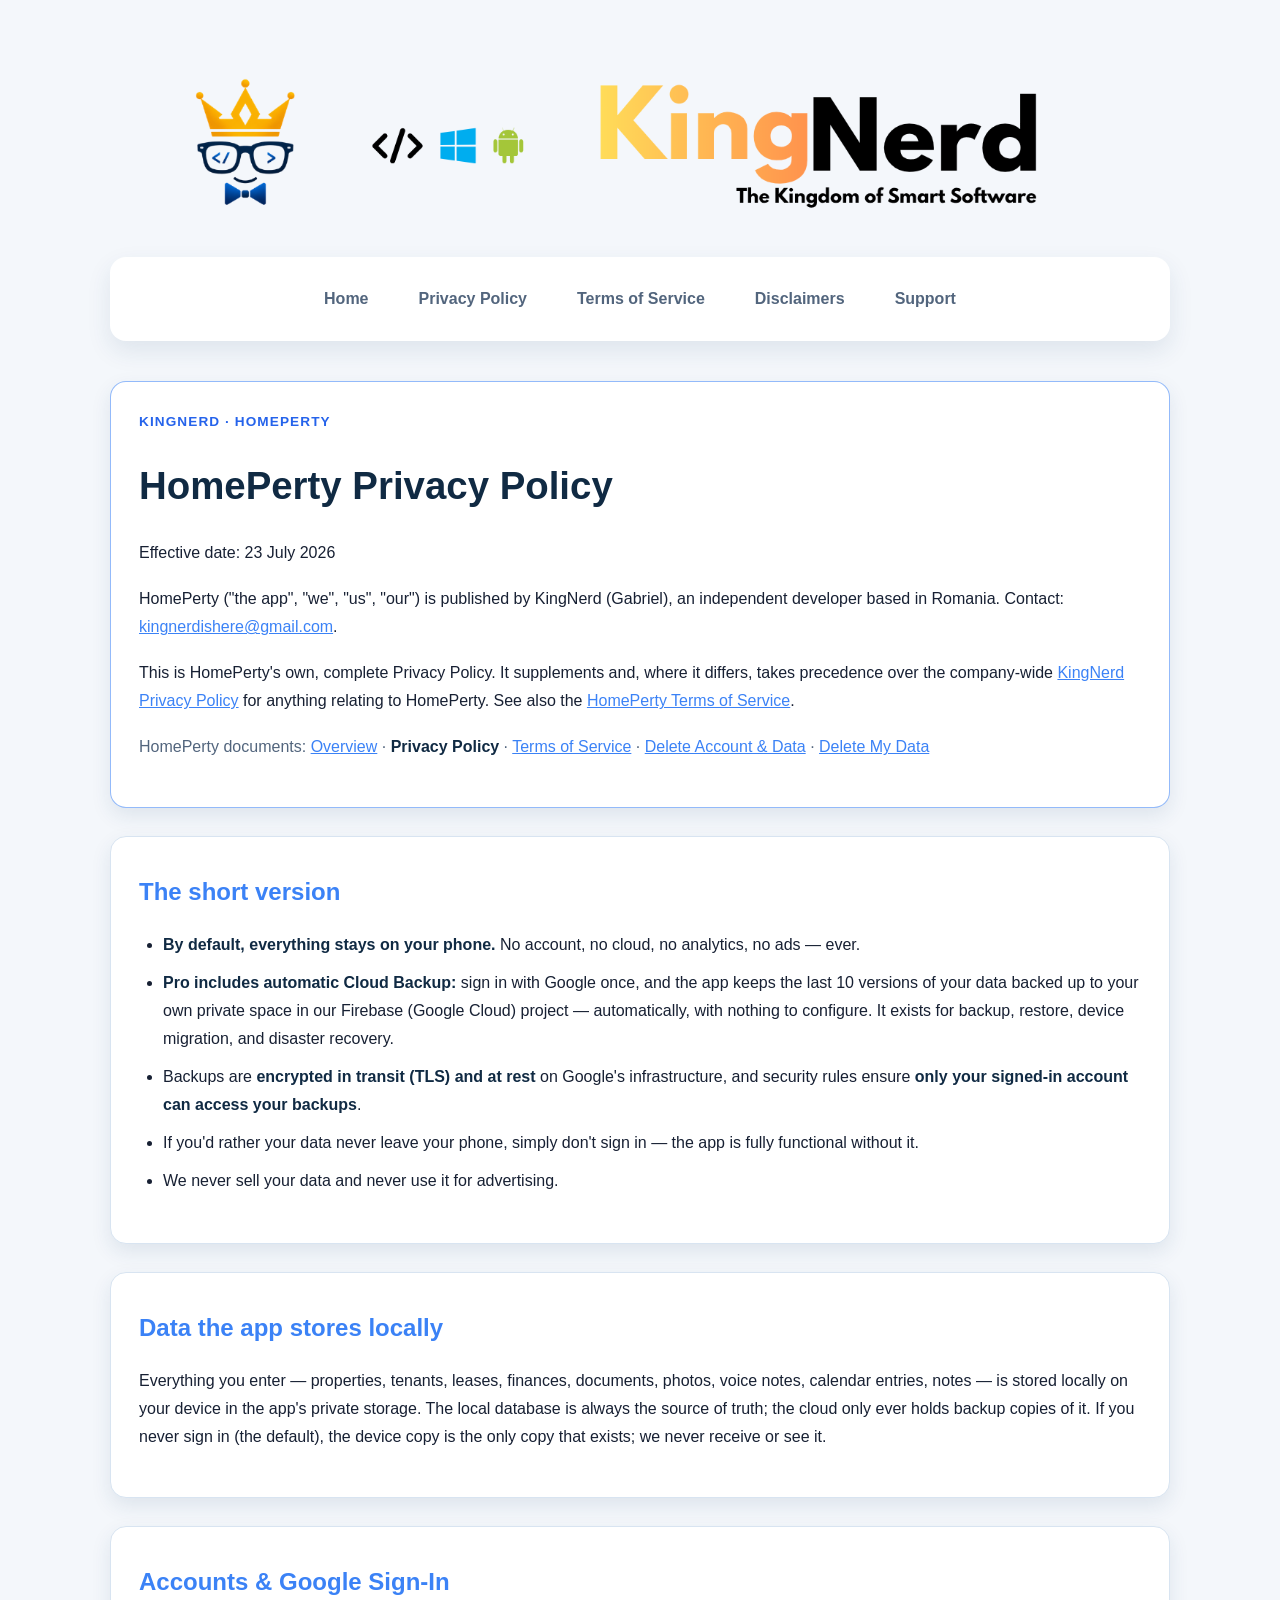
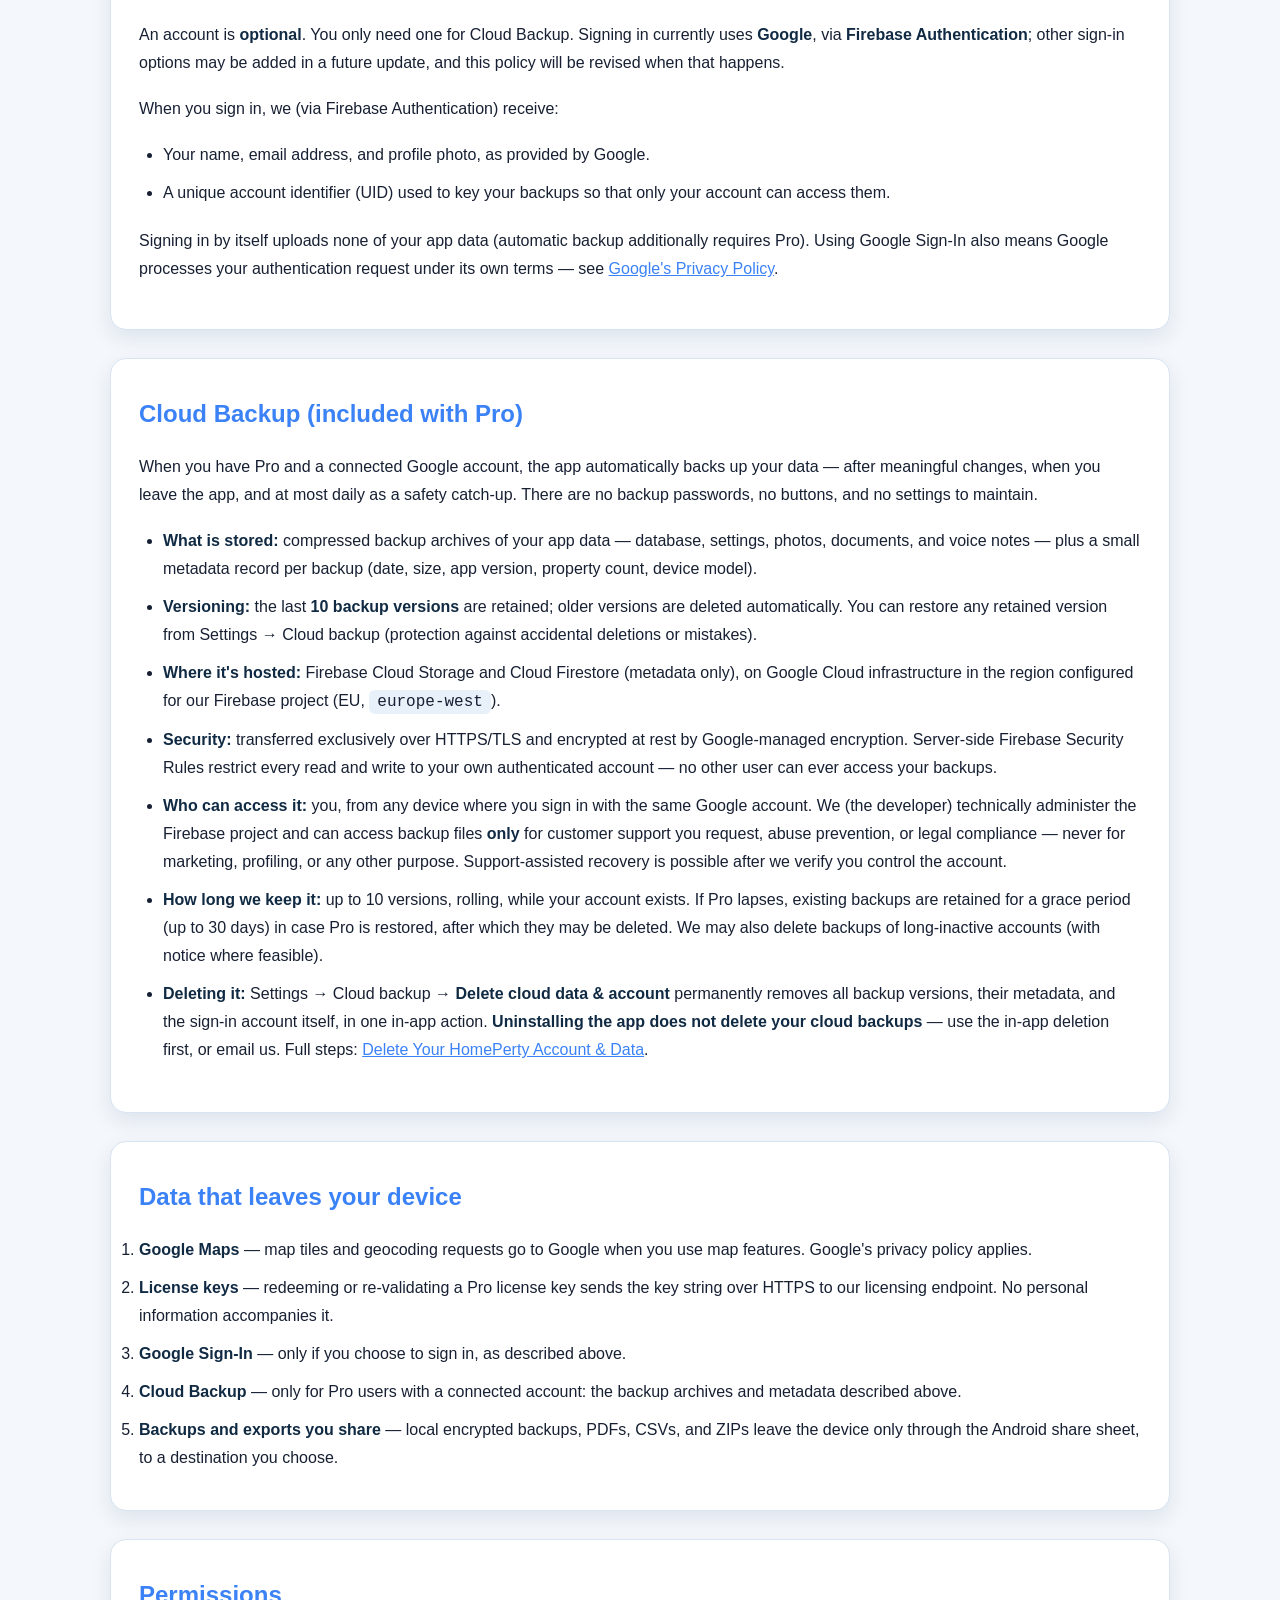
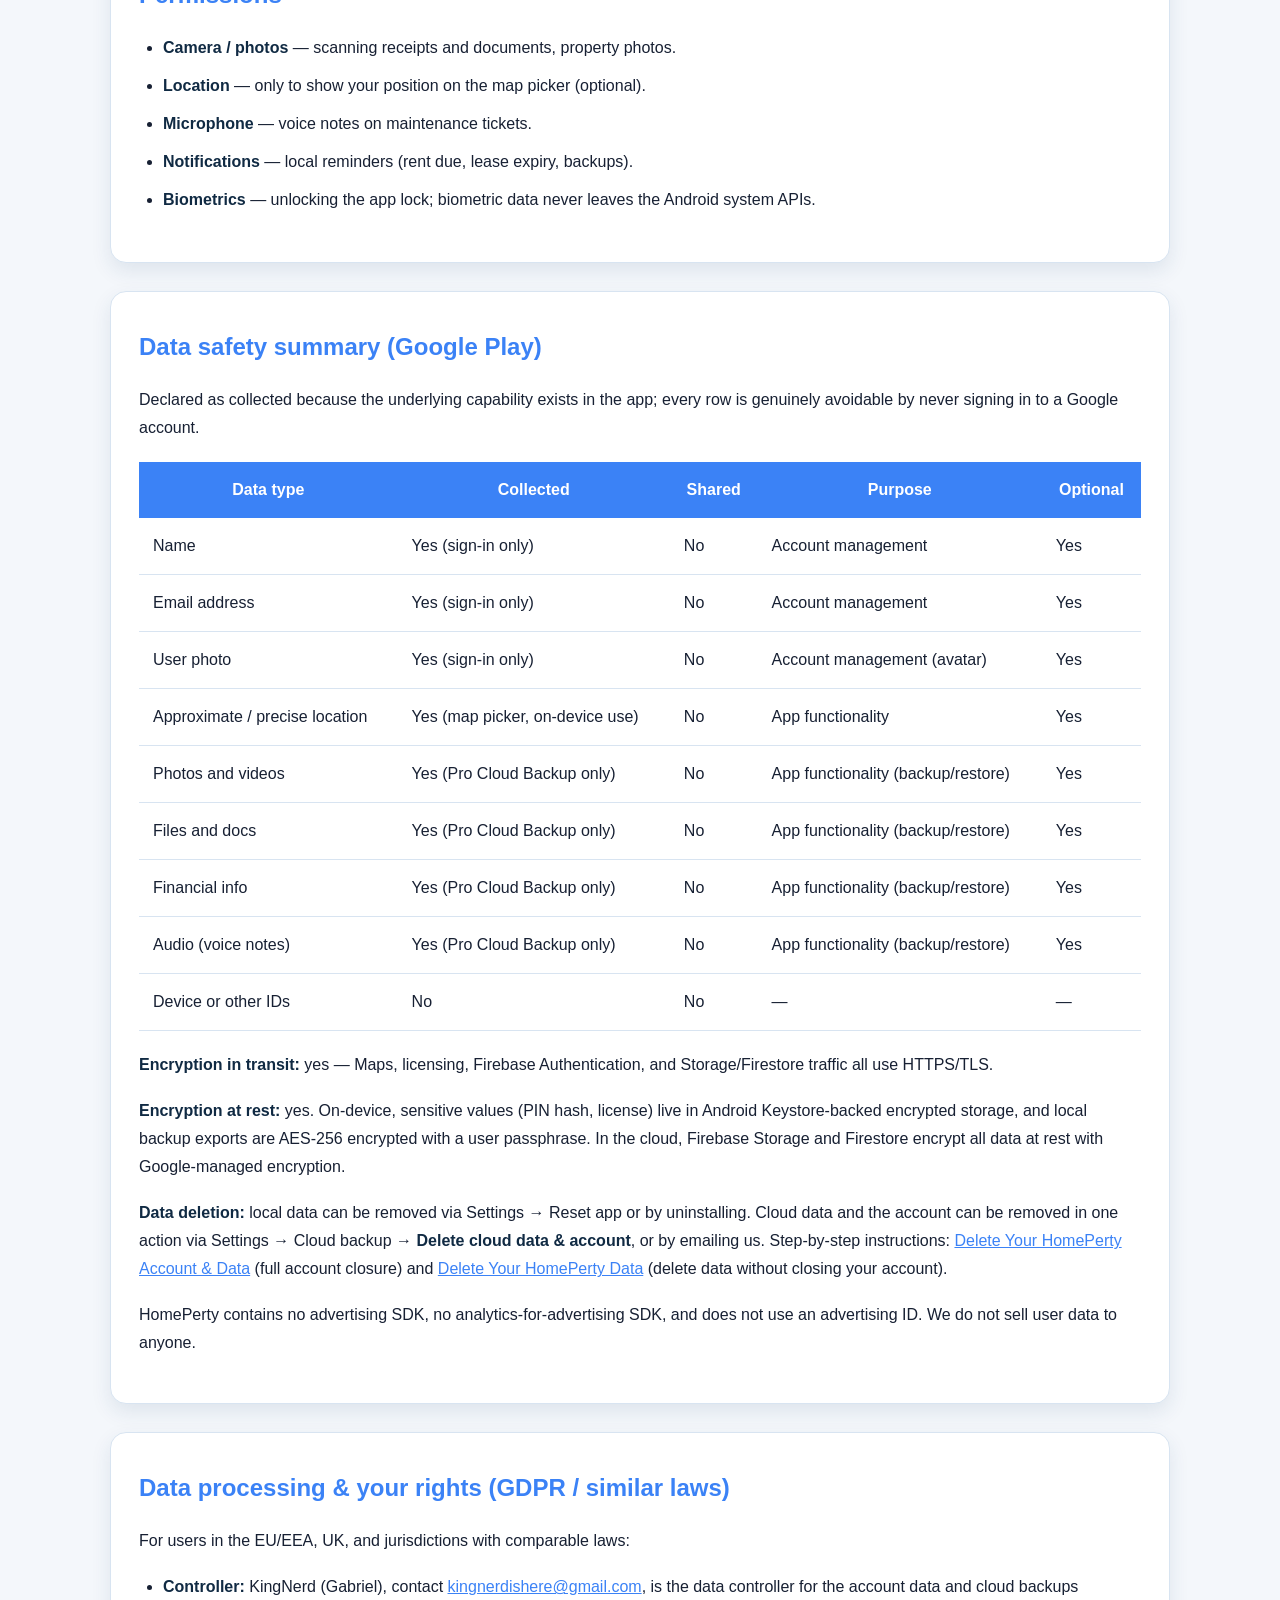
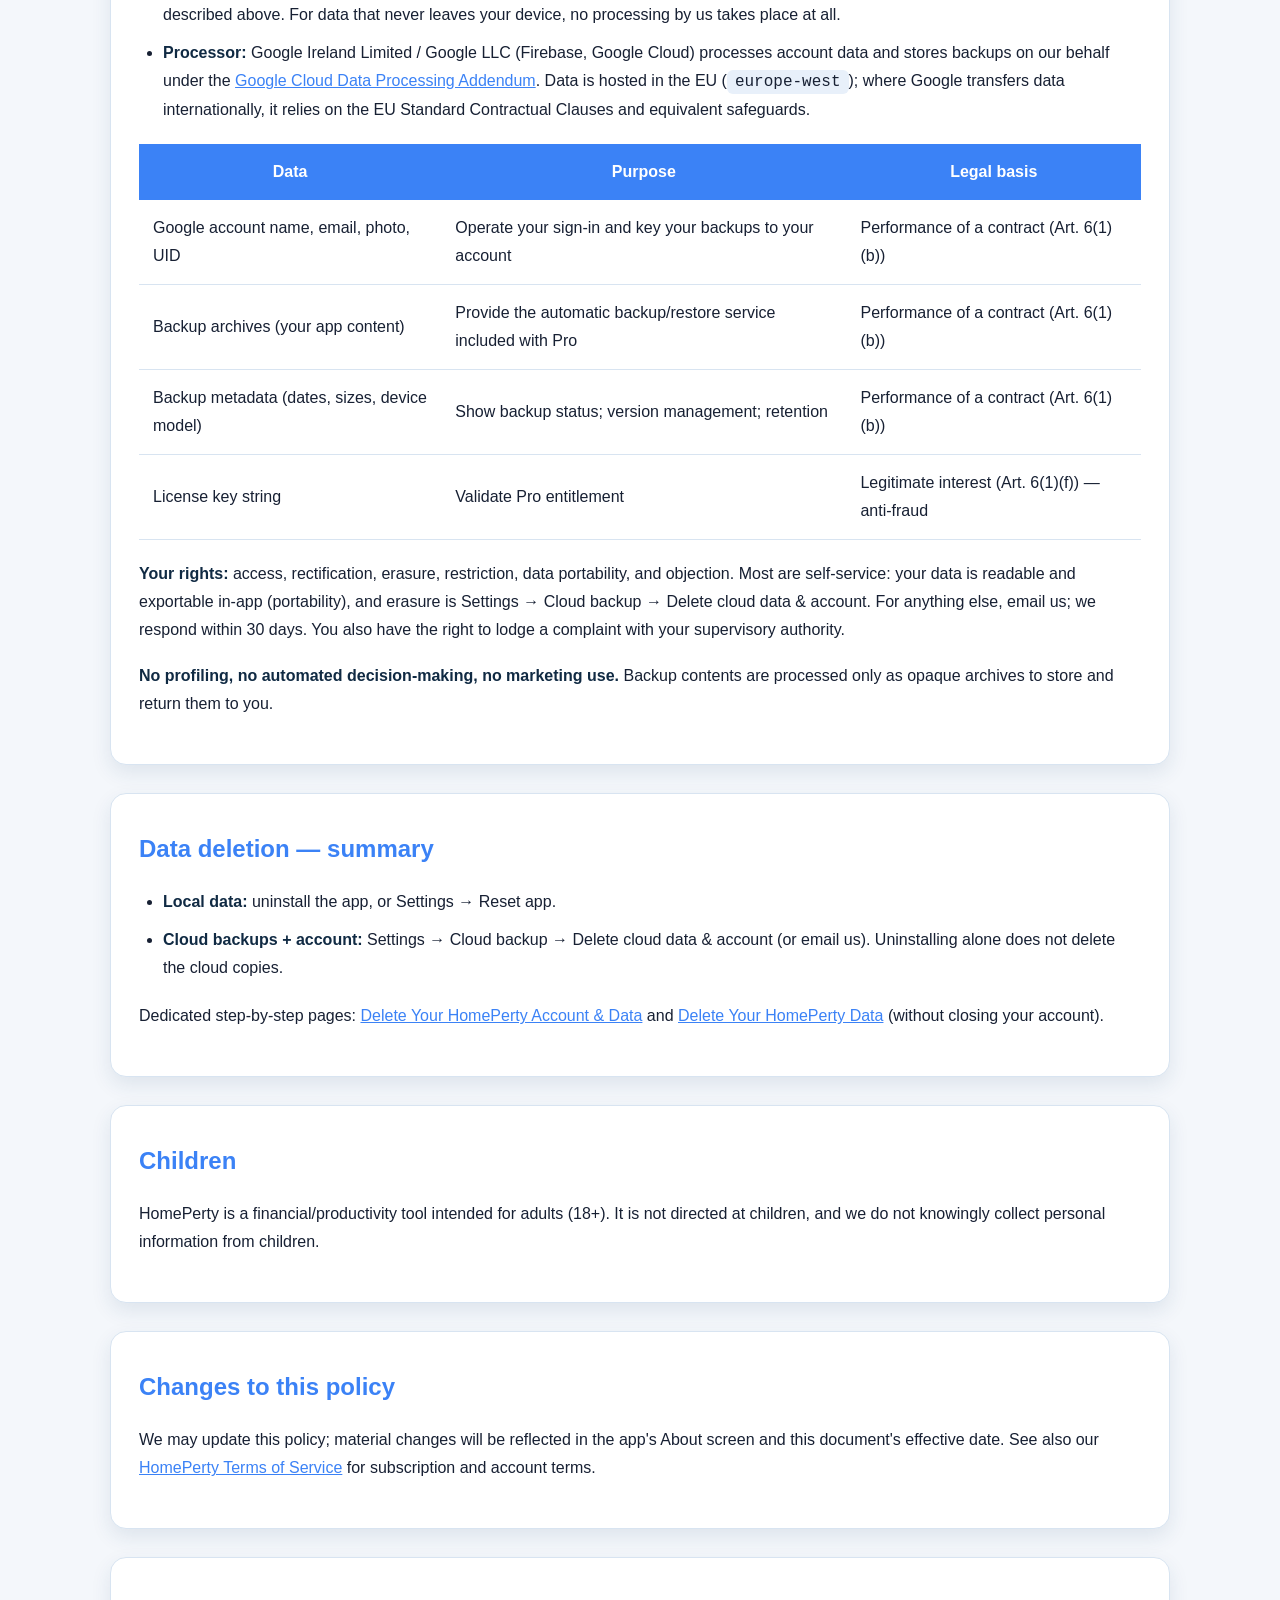
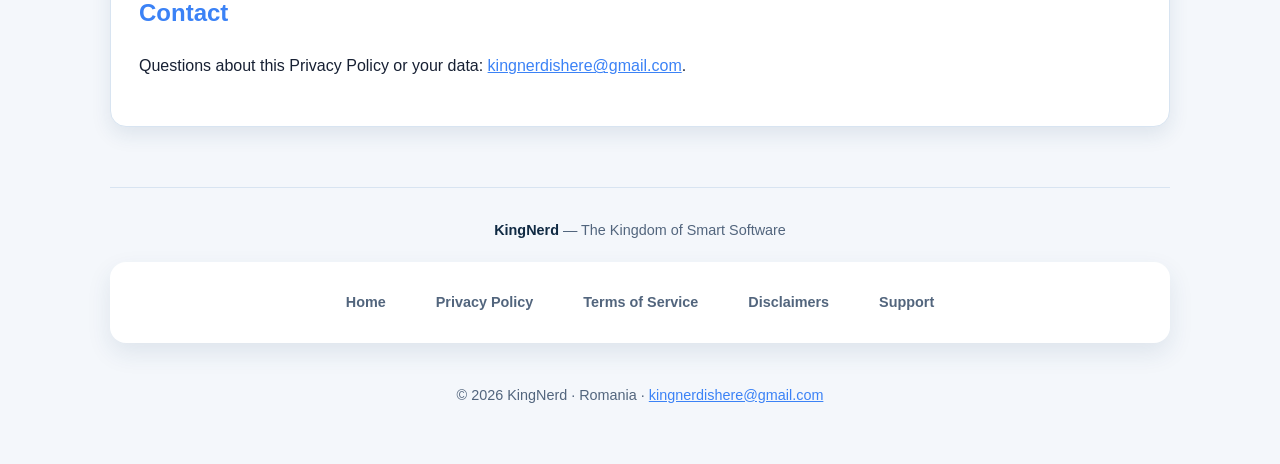
<file: homeperty-privacy.html>
<!doctype html>
<html lang="en">

<head>
  <meta charset="utf-8">
  <meta name="viewport" content="width=device-width, initial-scale=1">
  <meta name="description" content="HomePerty Privacy Policy: local-first data storage, optional Google Sign-In, automatic Firebase Cloud Backup, encryption, retention, deletion, and your GDPR rights.">
  <title>HomePerty Privacy Policy | KingNerd</title>
  <link rel="stylesheet" href="css/style.css">
</head>

<body>
  <header class="site-header"><img src="images/Website header design SLIM2.png" alt="KingNerd — Windows and Android applications"></header>
  <nav aria-label="Primary navigation">
    <a href="index.html">Home</a>
    <a href="privacy.html">Privacy Policy</a>
    <a href="terms.html">Terms of Service</a>
    <a href="disclaimer.html">Disclaimers</a>
    <a href="support.html">Support</a>
  </nav>
  <main>
    <section class="card hero">
      <p class="eyebrow">KingNerd · HomePerty</p>
      <h1>HomePerty Privacy Policy</h1>
      <p class="doc-meta">Effective date: 23 July 2026</p>
      <p class="lead">HomePerty ("the app", "we", "us", "our") is published by KingNerd (Gabriel), an independent
        developer based in Romania. Contact: <a href="mailto:kingnerdishere@gmail.com">kingnerdishere@gmail.com</a>.</p>
      <p>This is HomePerty's own, complete Privacy Policy. It supplements and, where it differs, takes precedence
        over the company-wide <a href="privacy.html">KingNerd Privacy Policy</a> for anything relating to HomePerty.
        See also the <a href="homeperty-terms.html">HomePerty Terms of Service</a>.</p>
      <p class="muted">HomePerty documents: <a href="homeperty.html">Overview</a> ·
        <strong>Privacy Policy</strong> ·
        <a href="homeperty-terms.html">Terms of Service</a> ·
        <a href="homeperty-delete-account.html">Delete Account &amp; Data</a> ·
        <a href="homeperty-delete-data.html">Delete My Data</a></p>
    </section>

    <section class="card">
      <h2>The short version</h2>
      <ul>
        <li><strong>By default, everything stays on your phone.</strong> No account, no cloud, no analytics, no
          ads — ever.</li>
        <li><strong>Pro includes automatic Cloud Backup:</strong> sign in with Google once, and the app keeps the
          last 10 versions of your data backed up to your own private space in our Firebase (Google Cloud) project
          — automatically, with nothing to configure. It exists for backup, restore, device migration, and disaster
          recovery.</li>
        <li>Backups are <strong>encrypted in transit (TLS) and at rest</strong> on Google's infrastructure, and
          security rules ensure <strong>only your signed-in account can access your backups</strong>.</li>
        <li>If you'd rather your data never leave your phone, simply don't sign in — the app is fully functional
          without it.</li>
        <li>We never sell your data and never use it for advertising.</li>
      </ul>
    </section>

    <section class="card">
      <h2>Data the app stores locally</h2>
      <p>Everything you enter — properties, tenants, leases, finances, documents, photos, voice notes, calendar
        entries, notes — is stored locally on your device in the app's private storage. The local database is
        always the source of truth; the cloud only ever holds backup copies of it. If you never sign in (the
        default), the device copy is the only copy that exists; we never receive or see it.</p>
    </section>

    <section class="card">
      <h2>Accounts &amp; Google Sign-In</h2>
      <p>An account is <strong>optional</strong>. You only need one for Cloud Backup. Signing in currently uses
        <strong>Google</strong>, via <strong>Firebase Authentication</strong>; other sign-in options may be added in
        a future update, and this policy will be revised when that happens.</p>
      <p>When you sign in, we (via Firebase Authentication) receive:</p>
      <ul>
        <li>Your name, email address, and profile photo, as provided by Google.</li>
        <li>A unique account identifier (UID) used to key your backups so that only your account can access them.</li>
      </ul>
      <p>Signing in by itself uploads none of your app data (automatic backup additionally requires Pro). Using
        Google Sign-In also means Google processes your authentication request under its own terms — see
        <a href="https://policies.google.com/privacy">Google's Privacy Policy</a>.</p>
    </section>

    <section class="card">
      <h2>Cloud Backup (included with Pro)</h2>
      <p>When you have Pro and a connected Google account, the app automatically backs up your data — after
        meaningful changes, when you leave the app, and at most daily as a safety catch-up. There are no backup
        passwords, no buttons, and no settings to maintain.</p>
      <ul>
        <li><strong>What is stored:</strong> compressed backup archives of your app data — database, settings,
          photos, documents, and voice notes — plus a small metadata record per backup (date, size, app version,
          property count, device model).</li>
        <li><strong>Versioning:</strong> the last <strong>10 backup versions</strong> are retained; older versions
          are deleted automatically. You can restore any retained version from Settings → Cloud backup
          (protection against accidental deletions or mistakes).</li>
        <li><strong>Where it's hosted:</strong> Firebase Cloud Storage and Cloud Firestore (metadata only), on
          Google Cloud infrastructure in the region configured for our Firebase project (EU, <code>europe-west</code>).</li>
        <li><strong>Security:</strong> transferred exclusively over HTTPS/TLS and encrypted at rest by
          Google-managed encryption. Server-side Firebase Security Rules restrict every read and write to your own
          authenticated account — no other user can ever access your backups.</li>
        <li><strong>Who can access it:</strong> you, from any device where you sign in with the same Google account.
          We (the developer) technically administer the Firebase project and can access backup files
          <strong>only</strong> for customer support you request, abuse prevention, or legal compliance — never for
          marketing, profiling, or any other purpose. Support-assisted recovery is possible after we verify you
          control the account.</li>
        <li><strong>How long we keep it:</strong> up to 10 versions, rolling, while your account exists. If Pro
          lapses, existing backups are retained for a grace period (up to 30 days) in case Pro is restored, after
          which they may be deleted. We may also delete backups of long-inactive accounts (with notice where
          feasible).</li>
        <li><strong>Deleting it:</strong> Settings → Cloud backup → <strong>Delete cloud data &amp; account</strong>
          permanently removes all backup versions, their metadata, and the sign-in account itself, in one in-app
          action. <strong>Uninstalling the app does not delete your cloud backups</strong> — use the in-app deletion
          first, or email us. Full steps: <a href="homeperty-delete-account.html">Delete Your HomePerty Account &amp;
          Data</a>.</li>
      </ul>
    </section>

    <section class="card">
      <h2>Data that leaves your device</h2>
      <ol>
        <li><strong>Google Maps</strong> — map tiles and geocoding requests go to Google when you use map features.
          Google's privacy policy applies.</li>
        <li><strong>License keys</strong> — redeeming or re-validating a Pro license key sends the key string over
          HTTPS to our licensing endpoint. No personal information accompanies it.</li>
        <li><strong>Google Sign-In</strong> — only if you choose to sign in, as described above.</li>
        <li><strong>Cloud Backup</strong> — only for Pro users with a connected account: the backup archives and
          metadata described above.</li>
        <li><strong>Backups and exports you share</strong> — local encrypted backups, PDFs, CSVs, and ZIPs leave the
          device only through the Android share sheet, to a destination you choose.</li>
      </ol>
    </section>

    <section class="card">
      <h2>Permissions</h2>
      <ul>
        <li><strong>Camera / photos</strong> — scanning receipts and documents, property photos.</li>
        <li><strong>Location</strong> — only to show your position on the map picker (optional).</li>
        <li><strong>Microphone</strong> — voice notes on maintenance tickets.</li>
        <li><strong>Notifications</strong> — local reminders (rent due, lease expiry, backups).</li>
        <li><strong>Biometrics</strong> — unlocking the app lock; biometric data never leaves the Android system
          APIs.</li>
      </ul>
    </section>

    <section class="card">
      <h2>Data safety summary (Google Play)</h2>
      <p>Declared as collected because the underlying capability exists in the app; every row is genuinely avoidable
        by never signing in to a Google account.</p>
      <table>
        <thead>
          <tr>
            <th>Data type</th>
            <th>Collected</th>
            <th>Shared</th>
            <th>Purpose</th>
            <th>Optional</th>
          </tr>
        </thead>
        <tbody>
          <tr><td>Name</td><td>Yes (sign-in only)</td><td>No</td><td>Account management</td><td>Yes</td></tr>
          <tr><td>Email address</td><td>Yes (sign-in only)</td><td>No</td><td>Account management</td><td>Yes</td></tr>
          <tr><td>User photo</td><td>Yes (sign-in only)</td><td>No</td><td>Account management (avatar)</td><td>Yes</td></tr>
          <tr><td>Approximate / precise location</td><td>Yes (map picker, on-device use)</td><td>No</td><td>App functionality</td><td>Yes</td></tr>
          <tr><td>Photos and videos</td><td>Yes (Pro Cloud Backup only)</td><td>No</td><td>App functionality (backup/restore)</td><td>Yes</td></tr>
          <tr><td>Files and docs</td><td>Yes (Pro Cloud Backup only)</td><td>No</td><td>App functionality (backup/restore)</td><td>Yes</td></tr>
          <tr><td>Financial info</td><td>Yes (Pro Cloud Backup only)</td><td>No</td><td>App functionality (backup/restore)</td><td>Yes</td></tr>
          <tr><td>Audio (voice notes)</td><td>Yes (Pro Cloud Backup only)</td><td>No</td><td>App functionality (backup/restore)</td><td>Yes</td></tr>
          <tr><td>Device or other IDs</td><td>No</td><td>No</td><td>—</td><td>—</td></tr>
        </tbody>
      </table>
      <p><strong>Encryption in transit:</strong> yes — Maps, licensing, Firebase Authentication, and Storage/Firestore
        traffic all use HTTPS/TLS.</p>
      <p><strong>Encryption at rest:</strong> yes. On-device, sensitive values (PIN hash, license) live in
        Android Keystore-backed encrypted storage, and local backup exports are AES-256 encrypted with a user
        passphrase. In the cloud, Firebase Storage and Firestore encrypt all data at rest with Google-managed
        encryption.</p>
      <p><strong>Data deletion:</strong> local data can be removed via Settings → Reset app or by uninstalling.
        Cloud data and the account can be removed in one action via Settings → Cloud backup →
        <strong>Delete cloud data &amp; account</strong>, or by emailing us. Step-by-step instructions:
        <a href="homeperty-delete-account.html">Delete Your HomePerty Account &amp; Data</a> (full account closure)
        and <a href="homeperty-delete-data.html">Delete Your HomePerty Data</a> (delete data without closing your
        account).</p>
      <p>HomePerty contains no advertising SDK, no analytics-for-advertising SDK, and does not use an advertising
        ID. We do not sell user data to anyone.</p>
    </section>

    <section class="card">
      <h2>Data processing &amp; your rights (GDPR / similar laws)</h2>
      <p>For users in the EU/EEA, UK, and jurisdictions with comparable laws:</p>
      <ul>
        <li><strong>Controller:</strong> KingNerd (Gabriel), contact
          <a href="mailto:kingnerdishere@gmail.com">kingnerdishere@gmail.com</a>, is the data controller for the
          account data and cloud backups described above. For data that never leaves your device, no processing by
          us takes place at all.</li>
        <li><strong>Processor:</strong> Google Ireland Limited / Google LLC (Firebase, Google Cloud) processes
          account data and stores backups on our behalf under the
          <a href="https://cloud.google.com/terms/data-processing-addendum">Google Cloud Data Processing
            Addendum</a>. Data is hosted in the EU (<code>europe-west</code>); where Google transfers data
          internationally, it relies on the EU Standard Contractual Clauses and equivalent safeguards.</li>
      </ul>
      <table>
        <thead>
          <tr>
            <th>Data</th>
            <th>Purpose</th>
            <th>Legal basis</th>
          </tr>
        </thead>
        <tbody>
          <tr><td>Google account name, email, photo, UID</td><td>Operate your sign-in and key your backups to your account</td><td>Performance of a contract (Art. 6(1)(b))</td></tr>
          <tr><td>Backup archives (your app content)</td><td>Provide the automatic backup/restore service included with Pro</td><td>Performance of a contract (Art. 6(1)(b))</td></tr>
          <tr><td>Backup metadata (dates, sizes, device model)</td><td>Show backup status; version management; retention</td><td>Performance of a contract (Art. 6(1)(b))</td></tr>
          <tr><td>License key string</td><td>Validate Pro entitlement</td><td>Legitimate interest (Art. 6(1)(f)) — anti-fraud</td></tr>
        </tbody>
      </table>
      <p><strong>Your rights:</strong> access, rectification, erasure, restriction, data portability, and objection.
        Most are self-service: your data is readable and exportable in-app (portability), and erasure is
        Settings → Cloud backup → Delete cloud data &amp; account. For anything else, email us; we respond within
        30 days. You also have the right to lodge a complaint with your supervisory authority.</p>
      <p><strong>No profiling, no automated decision-making, no marketing use.</strong> Backup contents are
        processed only as opaque archives to store and return them to you.</p>
    </section>

    <section class="card">
      <h2>Data deletion — summary</h2>
      <ul>
        <li><strong>Local data:</strong> uninstall the app, or Settings → Reset app.</li>
        <li><strong>Cloud backups + account:</strong> Settings → Cloud backup → Delete cloud data &amp; account
          (or email us). Uninstalling alone does not delete the cloud copies.</li>
      </ul>
      <p>Dedicated step-by-step pages: <a href="homeperty-delete-account.html">Delete Your HomePerty Account &amp;
        Data</a> and <a href="homeperty-delete-data.html">Delete Your HomePerty Data</a> (without closing your
        account).</p>
    </section>

    <section class="card">
      <h2>Children</h2>
      <p>HomePerty is a financial/productivity tool intended for adults (18+). It is not directed at children, and
        we do not knowingly collect personal information from children.</p>
    </section>

    <section class="card">
      <h2>Changes to this policy</h2>
      <p>We may update this policy; material changes will be reflected in the app's About screen and this
        document's effective date. See also our <a href="homeperty-terms.html">HomePerty Terms of Service</a> for
        subscription and account terms.</p>
    </section>

    <section class="card">
      <h2>Contact</h2>
      <p>Questions about this Privacy Policy or your data:
        <a href="mailto:kingnerdishere@gmail.com?subject=HomePerty%20Privacy">kingnerdishere@gmail.com</a>.</p>
    </section>
  </main>

  <footer>
    <p class="footer-brand"><strong>KingNerd</strong> — The Kingdom of Smart Software</p>
    <nav class="footer-nav" aria-label="Footer navigation">
      <a href="index.html">Home</a>
      <a href="privacy.html">Privacy Policy</a>
      <a href="terms.html">Terms of Service</a>
      <a href="disclaimer.html">Disclaimers</a>
      <a href="support.html">Support</a>
    </nav>
    <p class="footer-legal">© 2026 KingNerd · Romania · <a href="mailto:kingnerdishere@gmail.com">kingnerdishere@gmail.com</a></p>
  </footer>
</body>

</html>
</file>
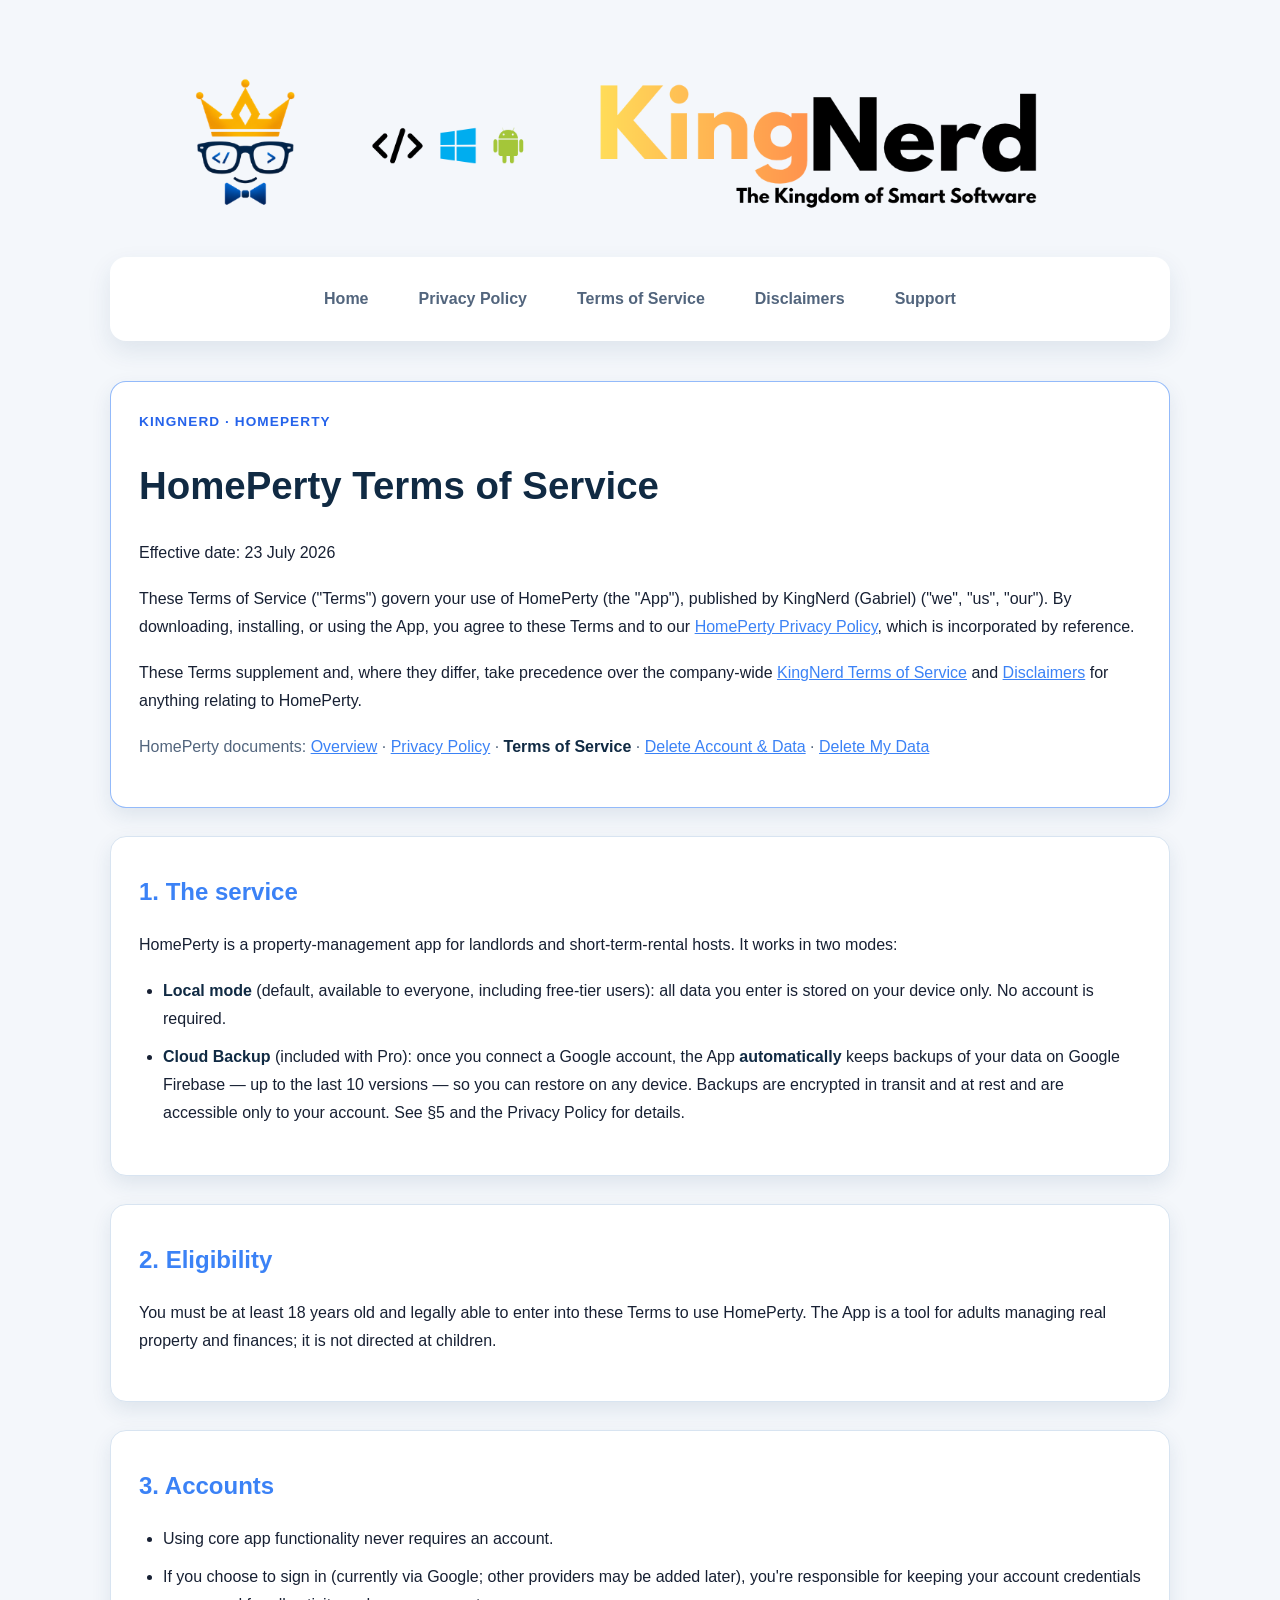
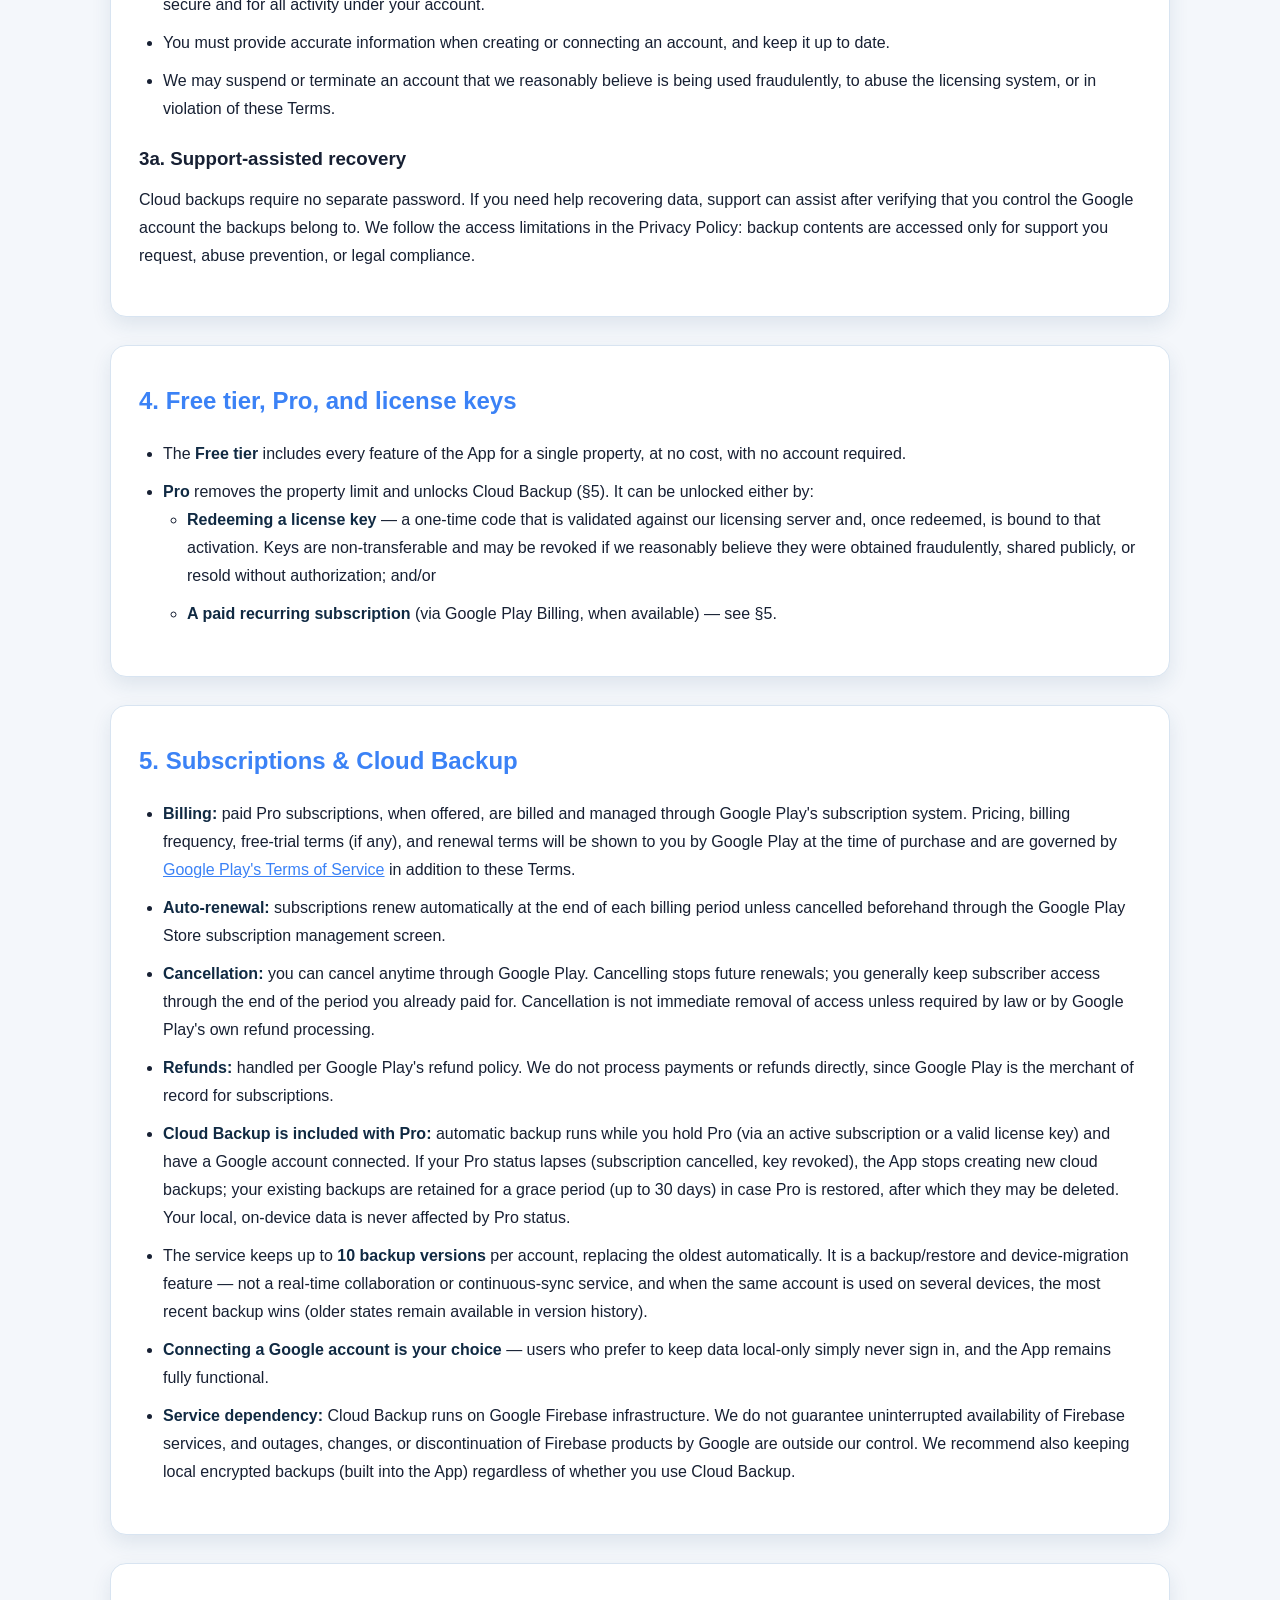
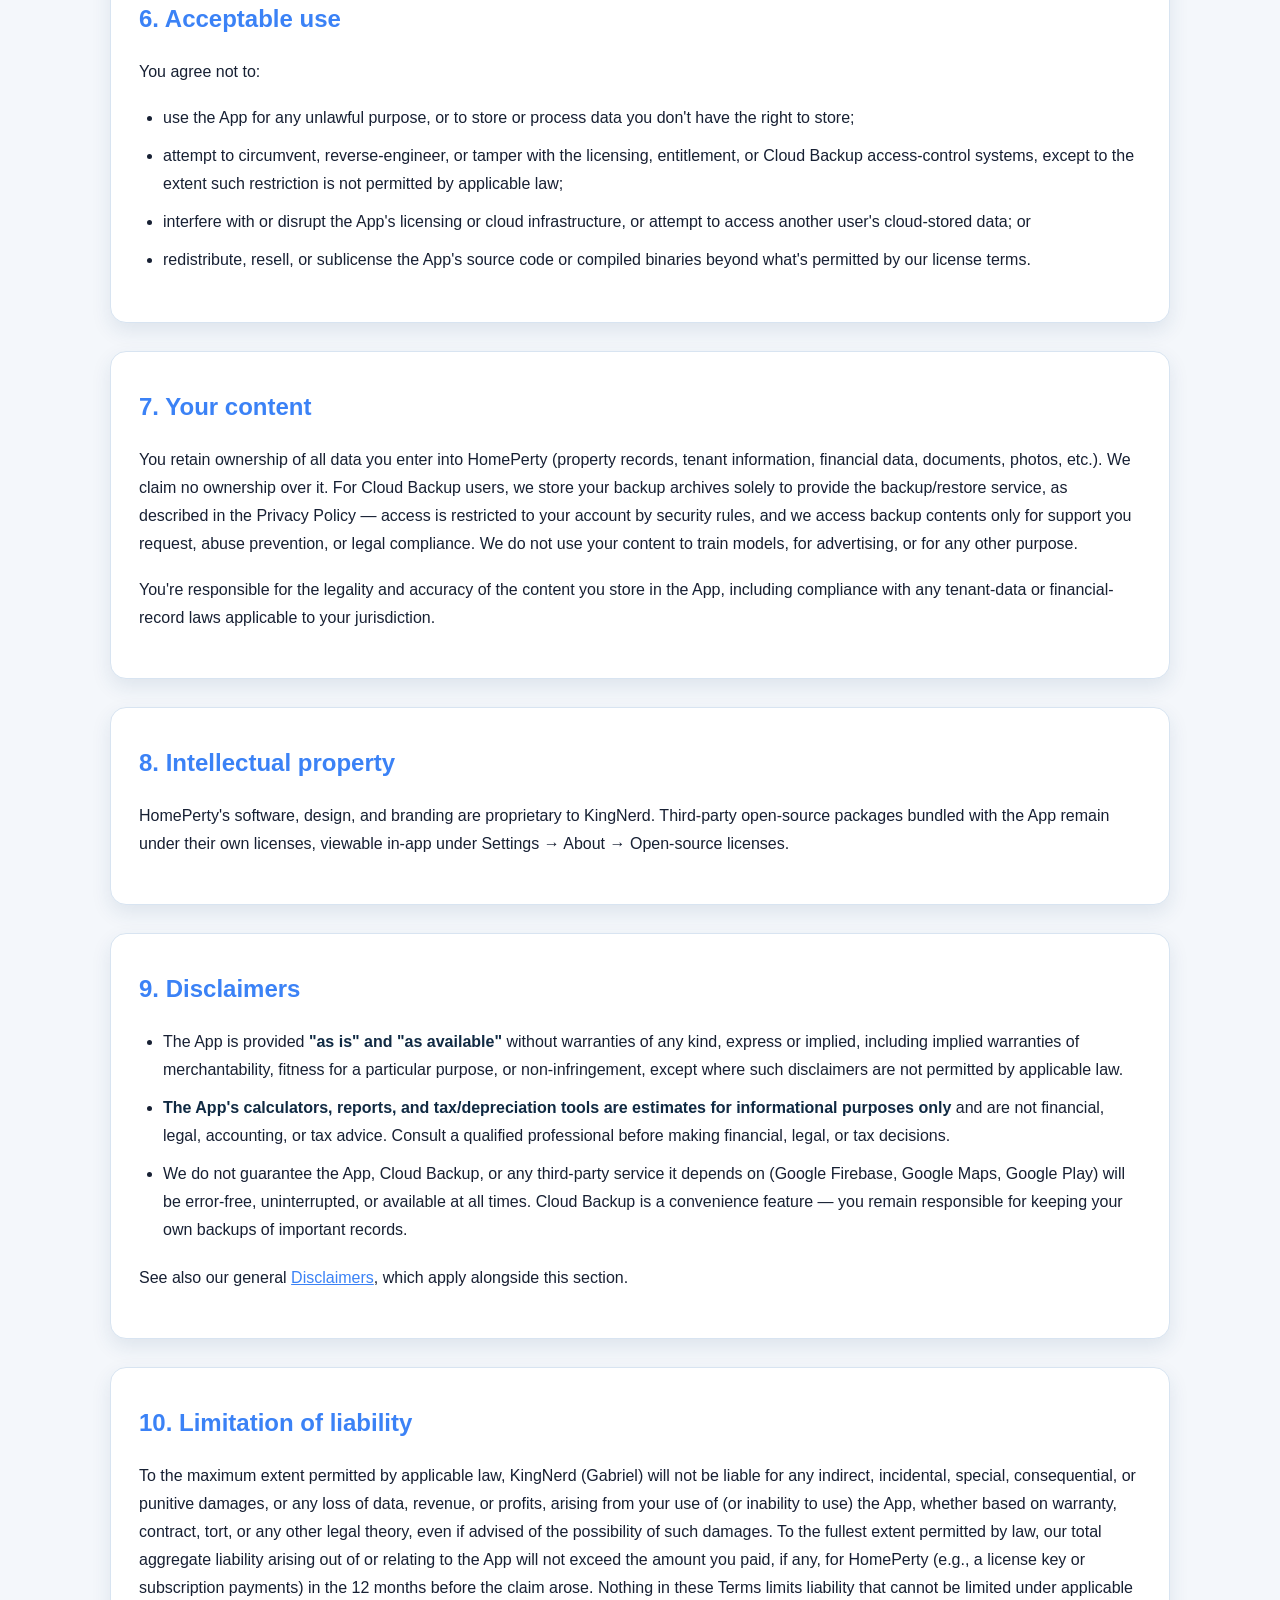
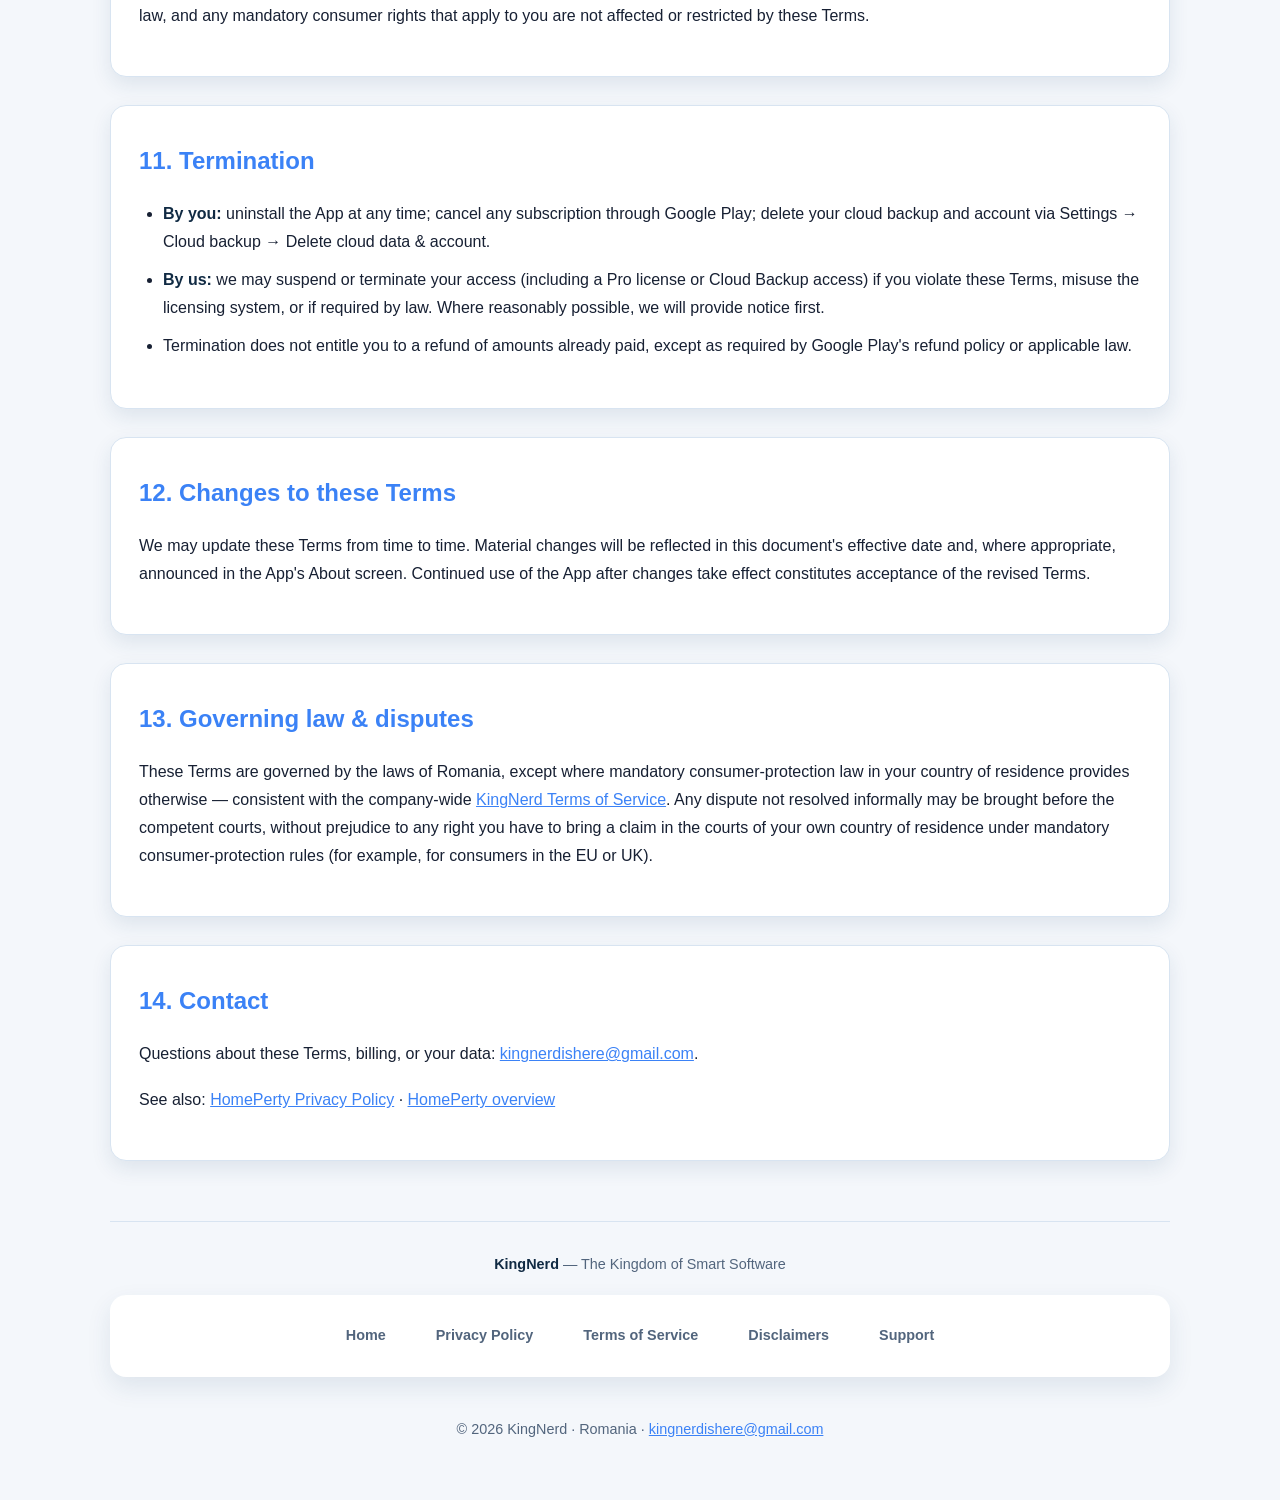
<file: homeperty-terms.html>
<!doctype html>
<html lang="en">

<head>
  <meta charset="utf-8">
  <meta name="viewport" content="width=device-width, initial-scale=1">
  <meta name="description" content="HomePerty Terms of Service: the Free tier, Pro license keys, Google Play subscriptions, Cloud Backup, acceptable use, disclaimers, liability, and governing law.">
  <title>HomePerty Terms of Service | KingNerd</title>
  <link rel="stylesheet" href="css/style.css">
</head>

<body>
  <header class="site-header"><img src="images/Website header design SLIM2.png" alt="KingNerd — Windows and Android applications"></header>
  <nav aria-label="Primary navigation">
    <a href="index.html">Home</a>
    <a href="privacy.html">Privacy Policy</a>
    <a href="terms.html">Terms of Service</a>
    <a href="disclaimer.html">Disclaimers</a>
    <a href="support.html">Support</a>
  </nav>
  <main>
    <section class="card hero">
      <p class="eyebrow">KingNerd · HomePerty</p>
      <h1>HomePerty Terms of Service</h1>
      <p class="doc-meta">Effective date: 23 July 2026</p>
      <p class="lead">These Terms of Service ("Terms") govern your use of HomePerty (the "App"), published by
        KingNerd (Gabriel) ("we", "us", "our"). By downloading, installing, or using the App, you agree to these
        Terms and to our <a href="homeperty-privacy.html">HomePerty Privacy Policy</a>, which is incorporated by
        reference.</p>
      <p>These Terms supplement and, where they differ, take precedence over the company-wide
        <a href="terms.html">KingNerd Terms of Service</a> and <a href="disclaimer.html">Disclaimers</a> for
        anything relating to HomePerty.</p>
      <p class="muted">HomePerty documents: <a href="homeperty.html">Overview</a> ·
        <a href="homeperty-privacy.html">Privacy Policy</a> ·
        <strong>Terms of Service</strong> ·
        <a href="homeperty-delete-account.html">Delete Account &amp; Data</a> ·
        <a href="homeperty-delete-data.html">Delete My Data</a></p>
    </section>

    <section class="card">
      <h2>1. The service</h2>
      <p>HomePerty is a property-management app for landlords and short-term-rental hosts. It works in two modes:</p>
      <ul>
        <li><strong>Local mode</strong> (default, available to everyone, including free-tier users): all data you
          enter is stored on your device only. No account is required.</li>
        <li><strong>Cloud Backup</strong> (included with Pro): once you connect a Google account, the App
          <strong>automatically</strong> keeps backups of your data on Google Firebase — up to the last 10 versions
          — so you can restore on any device. Backups are encrypted in transit and at rest and are accessible only
          to your account. See §5 and the Privacy Policy for details.</li>
      </ul>
    </section>

    <section class="card">
      <h2>2. Eligibility</h2>
      <p>You must be at least 18 years old and legally able to enter into these Terms to use HomePerty. The App is a
        tool for adults managing real property and finances; it is not directed at children.</p>
    </section>

    <section class="card">
      <h2>3. Accounts</h2>
      <ul>
        <li>Using core app functionality never requires an account.</li>
        <li>If you choose to sign in (currently via Google; other providers may be added later), you're responsible
          for keeping your account credentials secure and for all activity under your account.</li>
        <li>You must provide accurate information when creating or connecting an account, and keep it up to date.</li>
        <li>We may suspend or terminate an account that we reasonably believe is being used fraudulently, to abuse
          the licensing system, or in violation of these Terms.</li>
      </ul>
      <h3>3a. Support-assisted recovery</h3>
      <p>Cloud backups require no separate password. If you need help recovering data, support can assist after
        verifying that you control the Google account the backups belong to. We follow the access limitations in
        the Privacy Policy: backup contents are accessed only for support you request, abuse prevention, or legal
        compliance.</p>
    </section>

    <section class="card">
      <h2>4. Free tier, Pro, and license keys</h2>
      <ul>
        <li>The <strong>Free tier</strong> includes every feature of the App for a single property, at no cost,
          with no account required.</li>
        <li><strong>Pro</strong> removes the property limit and unlocks Cloud Backup (§5). It can be unlocked either
          by:
          <ul>
            <li><strong>Redeeming a license key</strong> — a one-time code that is validated against our licensing
              server and, once redeemed, is bound to that activation. Keys are non-transferable and may be revoked
              if we reasonably believe they were obtained fraudulently, shared publicly, or resold without
              authorization; and/or</li>
            <li><strong>A paid recurring subscription</strong> (via Google Play Billing, when available) — see §5.</li>
          </ul>
        </li>
      </ul>
    </section>

    <section class="card">
      <h2>5. Subscriptions &amp; Cloud Backup</h2>
      <ul>
        <li><strong>Billing:</strong> paid Pro subscriptions, when offered, are billed and managed through Google
          Play's subscription system. Pricing, billing frequency, free-trial terms (if any), and renewal terms will
          be shown to you by Google Play at the time of purchase and are governed by
          <a href="https://play.google.com/intl/en-us/about/play-terms/">Google Play's Terms of Service</a> in
          addition to these Terms.</li>
        <li><strong>Auto-renewal:</strong> subscriptions renew automatically at the end of each billing period unless
          cancelled beforehand through the Google Play Store subscription management screen.</li>
        <li><strong>Cancellation:</strong> you can cancel anytime through Google Play. Cancelling stops future
          renewals; you generally keep subscriber access through the end of the period you already paid for.
          Cancellation is not immediate removal of access unless required by law or by Google Play's own refund
          processing.</li>
        <li><strong>Refunds:</strong> handled per Google Play's refund policy. We do not process payments or refunds
          directly, since Google Play is the merchant of record for subscriptions.</li>
        <li><strong>Cloud Backup is included with Pro:</strong> automatic backup runs while you hold Pro (via an
          active subscription or a valid license key) and have a Google account connected. If your Pro status lapses
          (subscription cancelled, key revoked), the App stops creating new cloud backups; your existing backups are
          retained for a grace period (up to 30 days) in case Pro is restored, after which they may be deleted. Your
          local, on-device data is never affected by Pro status.</li>
        <li>The service keeps up to <strong>10 backup versions</strong> per account, replacing the oldest
          automatically. It is a backup/restore and device-migration feature — not a real-time collaboration or
          continuous-sync service, and when the same account is used on several devices, the most recent backup wins
          (older states remain available in version history).</li>
        <li><strong>Connecting a Google account is your choice</strong> — users who prefer to keep data local-only
          simply never sign in, and the App remains fully functional.</li>
        <li><strong>Service dependency:</strong> Cloud Backup runs on Google Firebase infrastructure. We do not
          guarantee uninterrupted availability of Firebase services, and outages, changes, or discontinuation of
          Firebase products by Google are outside our control. We recommend also keeping local encrypted backups
          (built into the App) regardless of whether you use Cloud Backup.</li>
      </ul>
    </section>

    <section class="card">
      <h2>6. Acceptable use</h2>
      <p>You agree not to:</p>
      <ul>
        <li>use the App for any unlawful purpose, or to store or process data you don't have the right to store;</li>
        <li>attempt to circumvent, reverse-engineer, or tamper with the licensing, entitlement, or Cloud Backup
          access-control systems, except to the extent such restriction is not permitted by applicable law;</li>
        <li>interfere with or disrupt the App's licensing or cloud infrastructure, or attempt to access another
          user's cloud-stored data; or</li>
        <li>redistribute, resell, or sublicense the App's source code or compiled binaries beyond what's permitted
          by our license terms.</li>
      </ul>
    </section>

    <section class="card">
      <h2>7. Your content</h2>
      <p>You retain ownership of all data you enter into HomePerty (property records, tenant information, financial
        data, documents, photos, etc.). We claim no ownership over it. For Cloud Backup users, we store your backup
        archives solely to provide the backup/restore service, as described in the Privacy Policy — access is
        restricted to your account by security rules, and we access backup contents only for support you request,
        abuse prevention, or legal compliance. We do not use your content to train models, for advertising, or for
        any other purpose.</p>
      <p>You're responsible for the legality and accuracy of the content you store in the App, including compliance
        with any tenant-data or financial-record laws applicable to your jurisdiction.</p>
    </section>

    <section class="card">
      <h2>8. Intellectual property</h2>
      <p>HomePerty's software, design, and branding are proprietary to KingNerd. Third-party open-source packages
        bundled with the App remain under their own licenses, viewable in-app under Settings → About →
        Open-source licenses.</p>
    </section>

    <section class="card">
      <h2>9. Disclaimers</h2>
      <ul>
        <li>The App is provided <strong>"as is" and "as available"</strong> without warranties of any kind, express
          or implied, including implied warranties of merchantability, fitness for a particular purpose, or
          non-infringement, except where such disclaimers are not permitted by applicable law.</li>
        <li><strong>The App's calculators, reports, and tax/depreciation tools are estimates for informational
          purposes only</strong> and are not financial, legal, accounting, or tax advice. Consult a qualified
          professional before making financial, legal, or tax decisions.</li>
        <li>We do not guarantee the App, Cloud Backup, or any third-party service it depends on (Google Firebase,
          Google Maps, Google Play) will be error-free, uninterrupted, or available at all times. Cloud Backup is a
          convenience feature — you remain responsible for keeping your own backups of important records.</li>
      </ul>
      <p>See also our general <a href="disclaimer.html">Disclaimers</a>, which apply alongside this section.</p>
    </section>

    <section class="card">
      <h2>10. Limitation of liability</h2>
      <p>To the maximum extent permitted by applicable law, KingNerd (Gabriel) will not be liable for any indirect,
        incidental, special, consequential, or punitive damages, or any loss of data, revenue, or profits, arising
        from your use of (or inability to use) the App, whether based on warranty, contract, tort, or any other
        legal theory, even if advised of the possibility of such damages. To the fullest extent permitted by law,
        our total aggregate liability arising out of or relating to the App will not exceed the amount you paid, if
        any, for HomePerty (e.g., a license key or subscription payments) in the 12 months before the claim arose.
        Nothing in these Terms limits liability that cannot be limited under applicable law, and any mandatory
        consumer rights that apply to you are not affected or restricted by these Terms.</p>
    </section>

    <section class="card">
      <h2>11. Termination</h2>
      <ul>
        <li><strong>By you:</strong> uninstall the App at any time; cancel any subscription through Google Play;
          delete your cloud backup and account via Settings → Cloud backup → Delete cloud data &amp; account.</li>
        <li><strong>By us:</strong> we may suspend or terminate your access (including a Pro license or Cloud Backup
          access) if you violate these Terms, misuse the licensing system, or if required by law. Where reasonably
          possible, we will provide notice first.</li>
        <li>Termination does not entitle you to a refund of amounts already paid, except as required by Google
          Play's refund policy or applicable law.</li>
      </ul>
    </section>

    <section class="card">
      <h2>12. Changes to these Terms</h2>
      <p>We may update these Terms from time to time. Material changes will be reflected in this document's
        effective date and, where appropriate, announced in the App's About screen. Continued use of the App after
        changes take effect constitutes acceptance of the revised Terms.</p>
    </section>

    <section class="card">
      <h2>13. Governing law &amp; disputes</h2>
      <p>These Terms are governed by the laws of Romania, except where mandatory consumer-protection law in your
        country of residence provides otherwise — consistent with the company-wide
        <a href="terms.html">KingNerd Terms of Service</a>. Any dispute not resolved informally may be brought before
        the competent courts, without prejudice to any right you have to bring a claim in the courts of your own
        country of residence under mandatory consumer-protection rules (for example, for consumers in the EU or
        UK).</p>
    </section>

    <section class="card">
      <h2>14. Contact</h2>
      <p>Questions about these Terms, billing, or your data:
        <a href="mailto:kingnerdishere@gmail.com?subject=HomePerty%20Terms">kingnerdishere@gmail.com</a>.</p>
      <p>See also: <a href="homeperty-privacy.html">HomePerty Privacy Policy</a> ·
        <a href="homeperty.html">HomePerty overview</a></p>
    </section>
  </main>

  <footer>
    <p class="footer-brand"><strong>KingNerd</strong> — The Kingdom of Smart Software</p>
    <nav class="footer-nav" aria-label="Footer navigation">
      <a href="index.html">Home</a>
      <a href="privacy.html">Privacy Policy</a>
      <a href="terms.html">Terms of Service</a>
      <a href="disclaimer.html">Disclaimers</a>
      <a href="support.html">Support</a>
    </nav>
    <p class="footer-legal">© 2026 KingNerd · Romania · <a href="mailto:kingnerdishere@gmail.com">kingnerdishere@gmail.com</a></p>
  </footer>
</body>

</html>
</file>
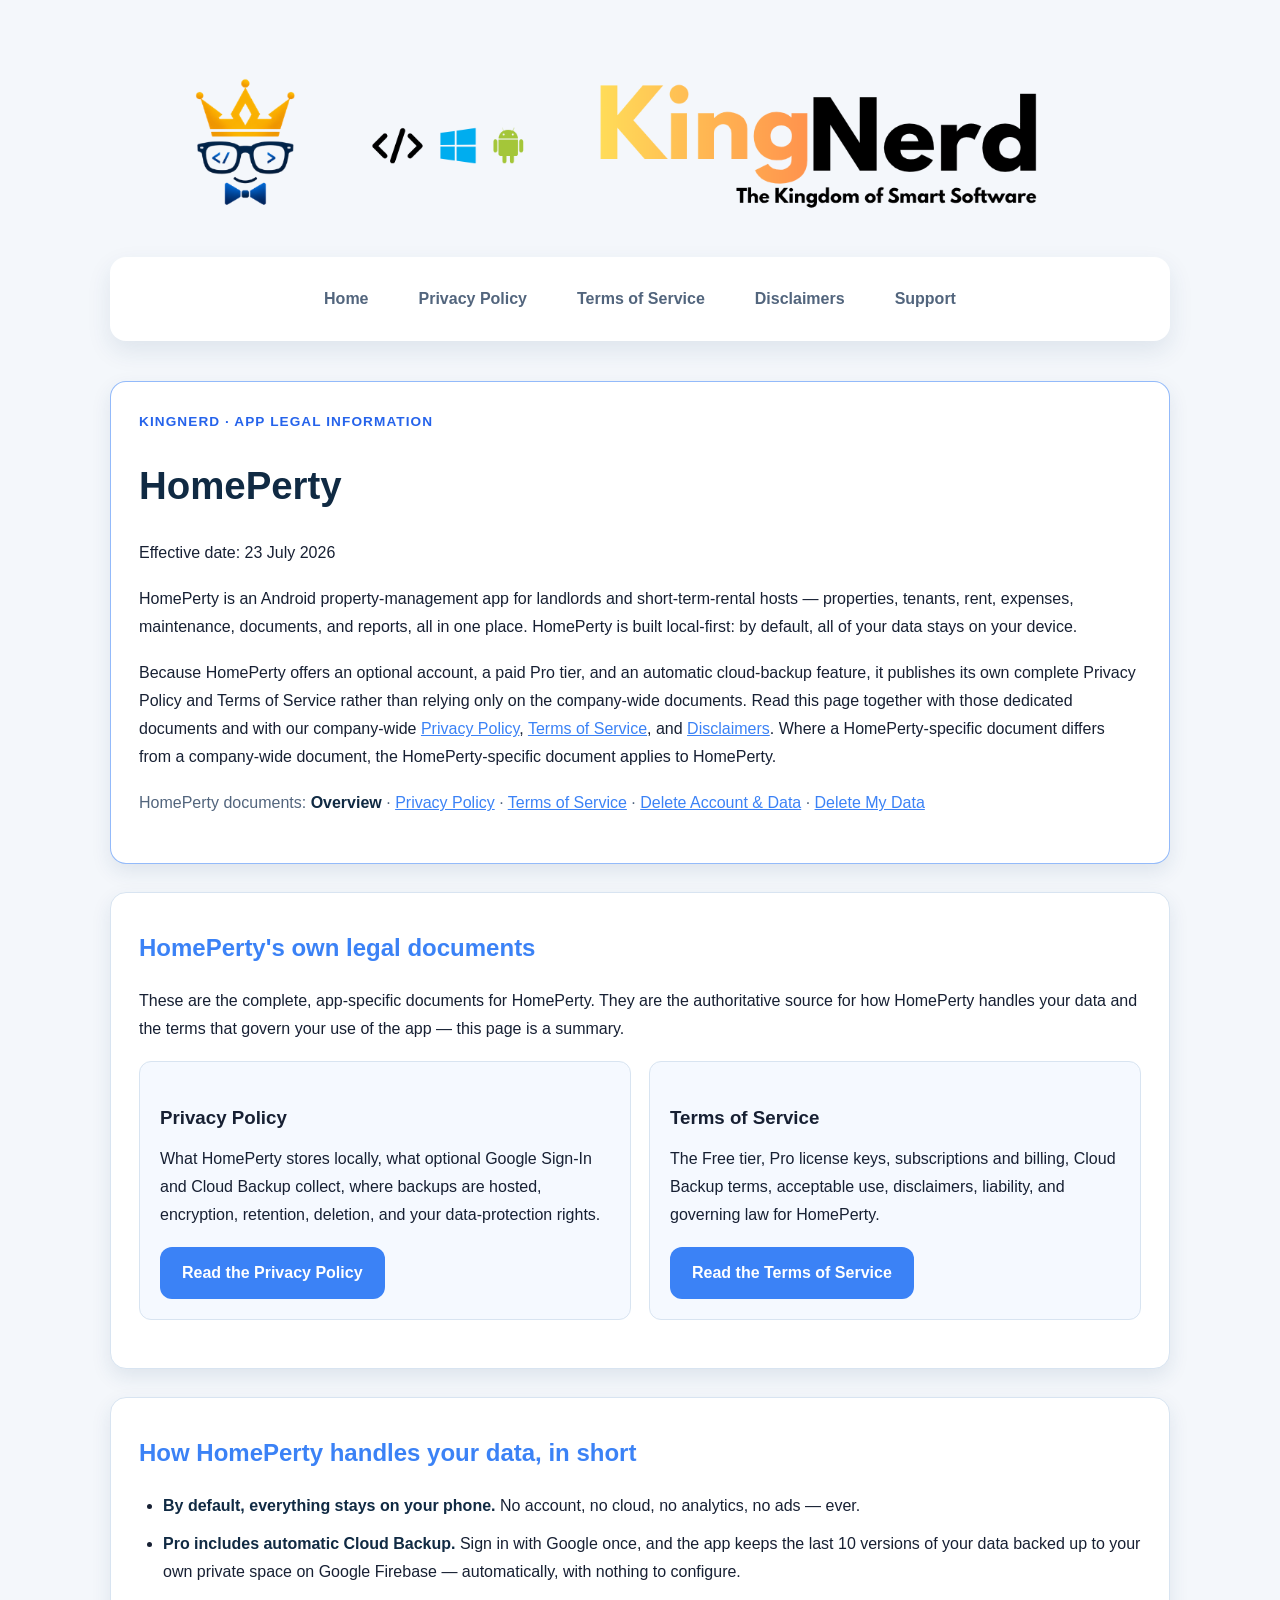
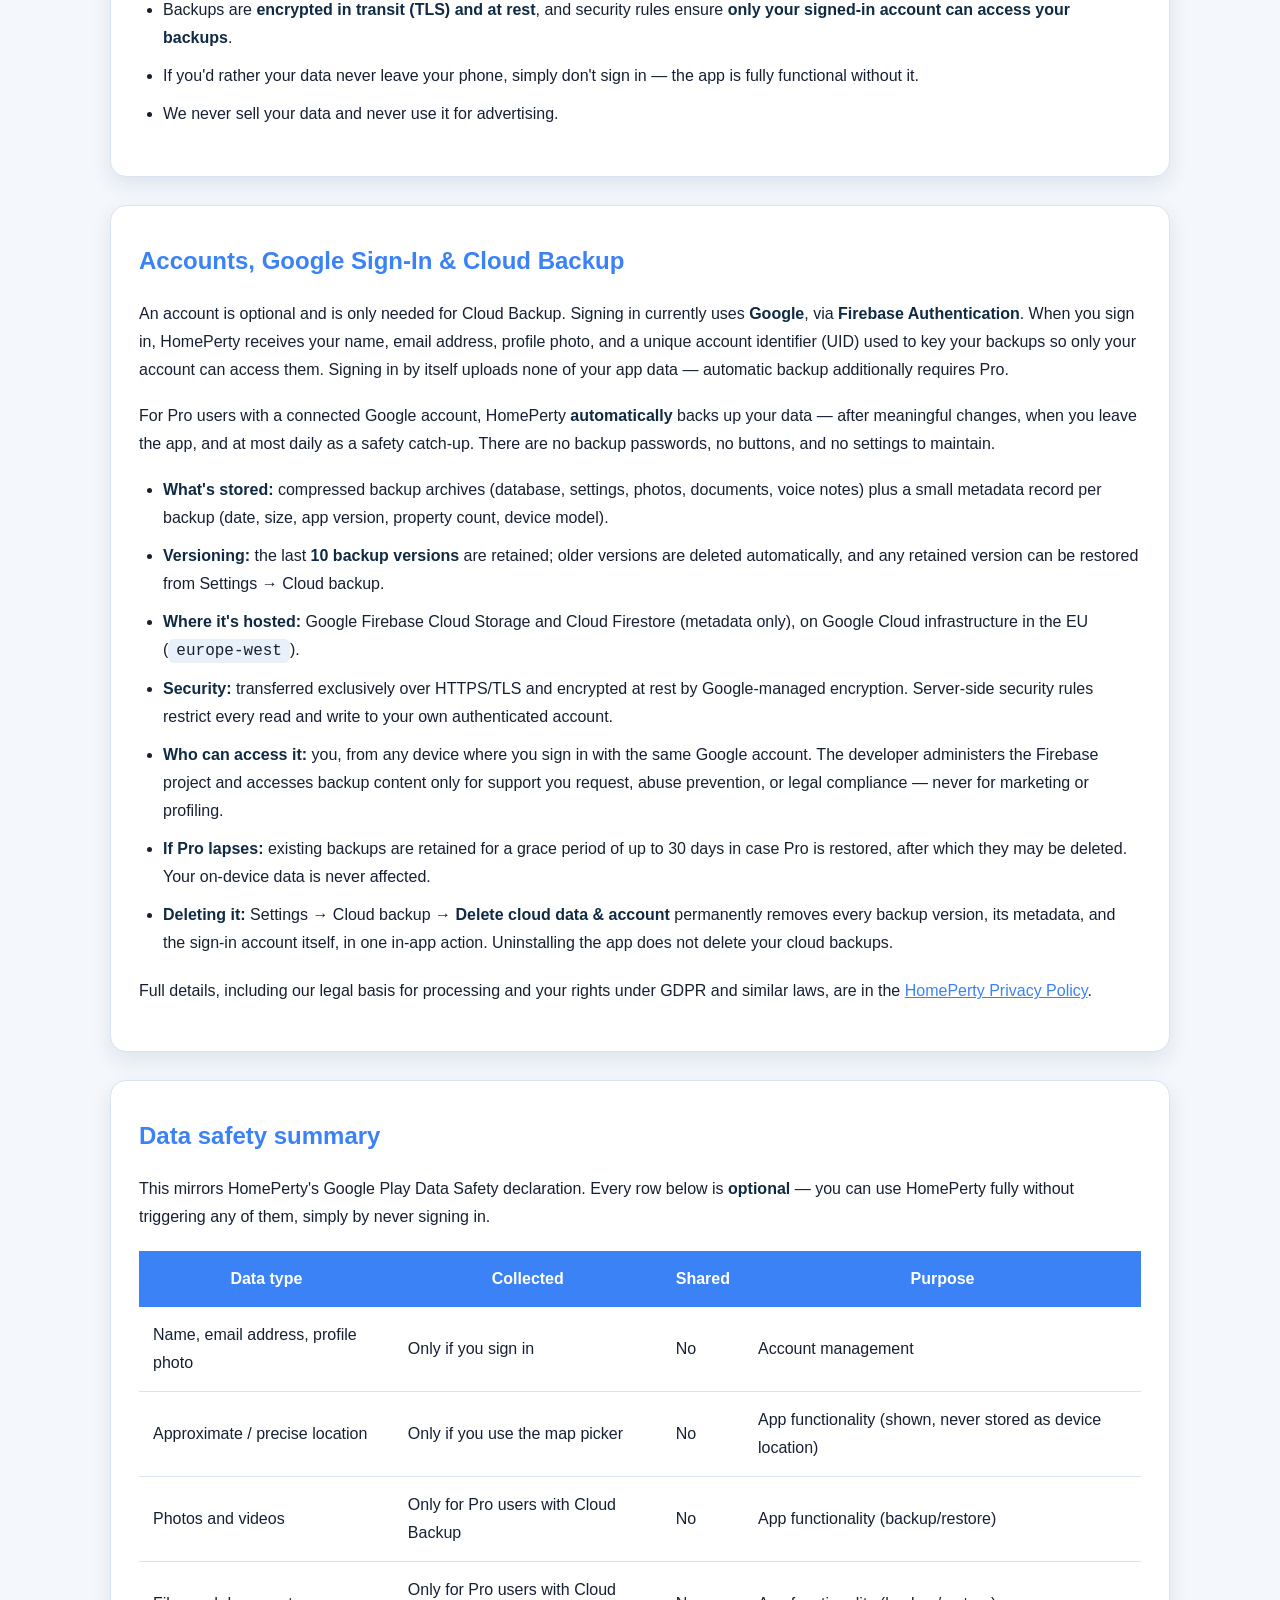
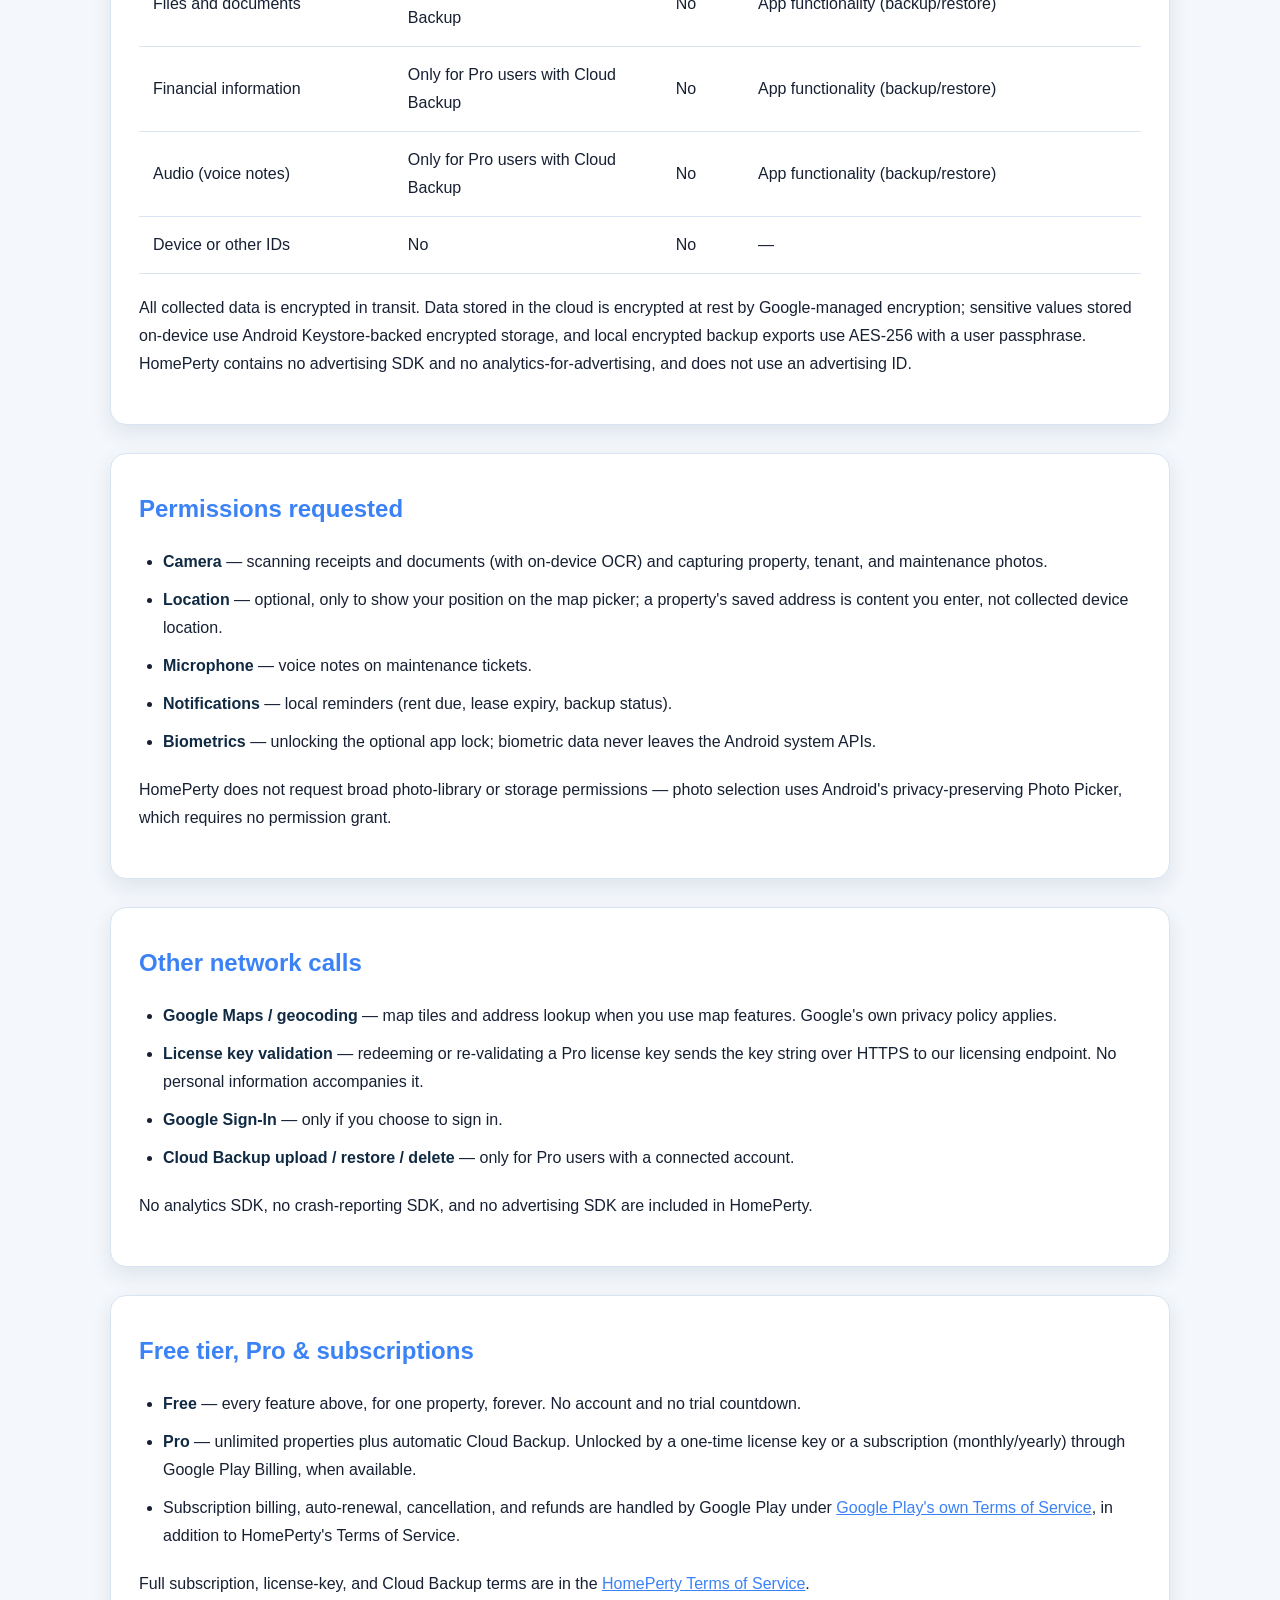
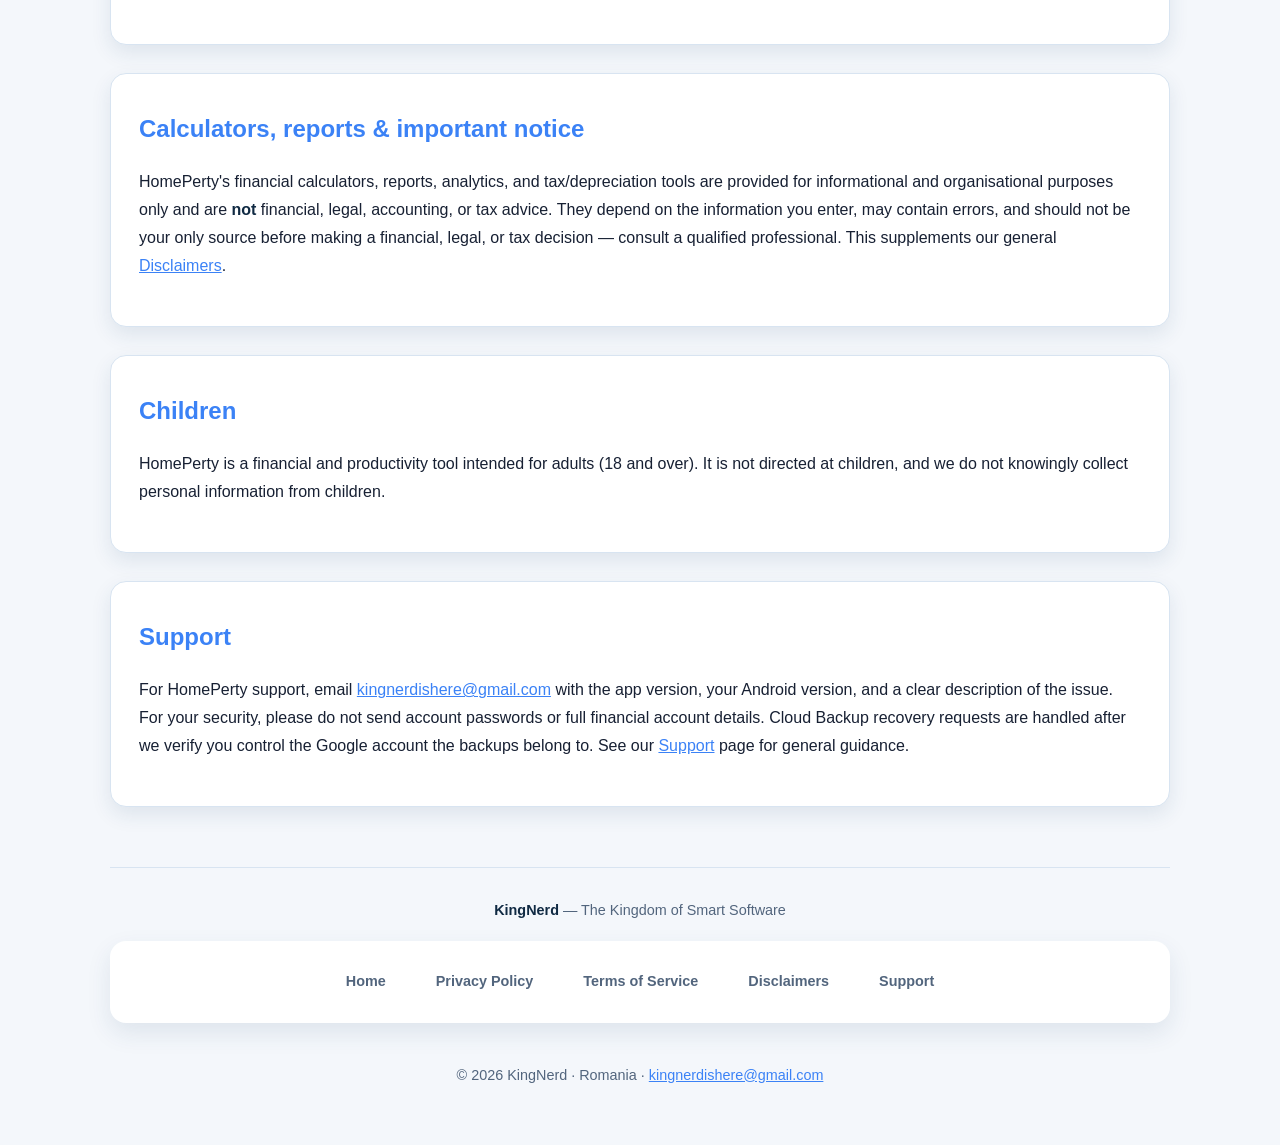
<file: homeperty.html>
<!doctype html>
<html lang="en">

<head>
  <meta charset="utf-8">
  <meta name="viewport" content="width=device-width, initial-scale=1">
  <meta name="description" content="HomePerty app-specific legal information: local-first data storage, optional Google Sign-In, automatic Cloud Backup on Firebase, data safety, permissions, and subscriptions.">
  <title>HomePerty | KingNerd</title>
  <link rel="stylesheet" href="css/style.css">
</head>

<body>
  <header class="site-header"><img src="images/Website header design SLIM2.png" alt="KingNerd — Windows and Android applications"></header>
  <nav aria-label="Primary navigation">
    <a href="index.html">Home</a>
    <a href="privacy.html">Privacy Policy</a>
    <a href="terms.html">Terms of Service</a>
    <a href="disclaimer.html">Disclaimers</a>
    <a href="support.html">Support</a>
  </nav>
  <main>
    <section class="card hero">
      <p class="eyebrow">KingNerd · App legal information</p>
      <h1>HomePerty</h1>
      <p class="doc-meta">Effective date: 23 July 2026</p>
      <p class="lead">HomePerty is an Android property-management app for landlords and short-term-rental hosts —
        properties, tenants, rent, expenses, maintenance, documents, and reports, all in one place. HomePerty is
        built local-first: by default, all of your data stays on your device.</p>
      <p>Because HomePerty offers an optional account, a paid Pro tier, and an automatic cloud-backup feature,
        it publishes its own complete Privacy Policy and Terms of Service rather than relying only on the
        company-wide documents. Read this page together with those dedicated documents and with our company-wide
        <a href="privacy.html">Privacy Policy</a>, <a href="terms.html">Terms of Service</a>, and
        <a href="disclaimer.html">Disclaimers</a>. Where a HomePerty-specific document differs from a company-wide
        document, the HomePerty-specific document applies to HomePerty.</p>
      <p class="muted">HomePerty documents: <strong>Overview</strong> ·
        <a href="homeperty-privacy.html">Privacy Policy</a> ·
        <a href="homeperty-terms.html">Terms of Service</a> ·
        <a href="homeperty-delete-account.html">Delete Account &amp; Data</a> ·
        <a href="homeperty-delete-data.html">Delete My Data</a></p>
    </section>

    <section class="card">
      <h2>HomePerty's own legal documents</h2>
      <p>These are the complete, app-specific documents for HomePerty. They are the authoritative source for how
        HomePerty handles your data and the terms that govern your use of the app — this page is a summary.</p>
      <div class="app-grid">
        <article class="app-card">
          <h3>Privacy Policy</h3>
          <p>What HomePerty stores locally, what optional Google Sign-In and Cloud Backup collect, where backups are
            hosted, encryption, retention, deletion, and your data-protection rights.</p>
          <a class="button" href="homeperty-privacy.html">Read the Privacy Policy</a>
        </article>
        <article class="app-card">
          <h3>Terms of Service</h3>
          <p>The Free tier, Pro license keys, subscriptions and billing, Cloud Backup terms, acceptable use,
            disclaimers, liability, and governing law for HomePerty.</p>
          <a class="button" href="homeperty-terms.html">Read the Terms of Service</a>
        </article>
      </div>
    </section>

    <section class="card">
      <h2>How HomePerty handles your data, in short</h2>
      <ul>
        <li><strong>By default, everything stays on your phone.</strong> No account, no cloud, no analytics, no
          ads — ever.</li>
        <li><strong>Pro includes automatic Cloud Backup.</strong> Sign in with Google once, and the app keeps the
          last 10 versions of your data backed up to your own private space on Google Firebase — automatically,
          with nothing to configure.</li>
        <li>Backups are <strong>encrypted in transit (TLS) and at rest</strong>, and security rules ensure
          <strong>only your signed-in account can access your backups</strong>.</li>
        <li>If you'd rather your data never leave your phone, simply don't sign in — the app is fully functional
          without it.</li>
        <li>We never sell your data and never use it for advertising.</li>
      </ul>
    </section>

    <section class="card">
      <h2>Accounts, Google Sign-In &amp; Cloud Backup</h2>
      <p>An account is optional and is only needed for Cloud Backup. Signing in currently uses <strong>Google</strong>,
        via <strong>Firebase Authentication</strong>. When you sign in, HomePerty receives your name, email address,
        profile photo, and a unique account identifier (UID) used to key your backups so only your account can access
        them. Signing in by itself uploads none of your app data — automatic backup additionally requires Pro.</p>
      <p>For Pro users with a connected Google account, HomePerty <strong>automatically</strong> backs up your data
        — after meaningful changes, when you leave the app, and at most daily as a safety catch-up. There are no
        backup passwords, no buttons, and no settings to maintain.</p>
      <ul>
        <li><strong>What's stored:</strong> compressed backup archives (database, settings, photos, documents, voice
          notes) plus a small metadata record per backup (date, size, app version, property count, device model).</li>
        <li><strong>Versioning:</strong> the last <strong>10 backup versions</strong> are retained; older versions
          are deleted automatically, and any retained version can be restored from Settings → Cloud backup.</li>
        <li><strong>Where it's hosted:</strong> Google Firebase Cloud Storage and Cloud Firestore (metadata only),
          on Google Cloud infrastructure in the EU (<code>europe-west</code>).</li>
        <li><strong>Security:</strong> transferred exclusively over HTTPS/TLS and encrypted at rest by Google-managed
          encryption. Server-side security rules restrict every read and write to your own authenticated account.</li>
        <li><strong>Who can access it:</strong> you, from any device where you sign in with the same Google account.
          The developer administers the Firebase project and accesses backup content only for support you request,
          abuse prevention, or legal compliance — never for marketing or profiling.</li>
        <li><strong>If Pro lapses:</strong> existing backups are retained for a grace period of up to 30 days in case
          Pro is restored, after which they may be deleted. Your on-device data is never affected.</li>
        <li><strong>Deleting it:</strong> Settings → Cloud backup → <strong>Delete cloud data &amp; account</strong>
          permanently removes every backup version, its metadata, and the sign-in account itself, in one in-app
          action. Uninstalling the app does not delete your cloud backups.</li>
      </ul>
      <p>Full details, including our legal basis for processing and your rights under GDPR and similar laws, are in
        the <a href="homeperty-privacy.html">HomePerty Privacy Policy</a>.</p>
    </section>

    <section class="card">
      <h2>Data safety summary</h2>
      <p>This mirrors HomePerty's Google Play Data Safety declaration. Every row below is <strong>optional</strong> —
        you can use HomePerty fully without triggering any of them, simply by never signing in.</p>
      <table>
        <thead>
          <tr>
            <th>Data type</th>
            <th>Collected</th>
            <th>Shared</th>
            <th>Purpose</th>
          </tr>
        </thead>
        <tbody>
          <tr><td>Name, email address, profile photo</td><td>Only if you sign in</td><td>No</td><td>Account management</td></tr>
          <tr><td>Approximate / precise location</td><td>Only if you use the map picker</td><td>No</td><td>App functionality (shown, never stored as device location)</td></tr>
          <tr><td>Photos and videos</td><td>Only for Pro users with Cloud Backup</td><td>No</td><td>App functionality (backup/restore)</td></tr>
          <tr><td>Files and documents</td><td>Only for Pro users with Cloud Backup</td><td>No</td><td>App functionality (backup/restore)</td></tr>
          <tr><td>Financial information</td><td>Only for Pro users with Cloud Backup</td><td>No</td><td>App functionality (backup/restore)</td></tr>
          <tr><td>Audio (voice notes)</td><td>Only for Pro users with Cloud Backup</td><td>No</td><td>App functionality (backup/restore)</td></tr>
          <tr><td>Device or other IDs</td><td>No</td><td>No</td><td>—</td></tr>
        </tbody>
      </table>
      <p>All collected data is encrypted in transit. Data stored in the cloud is encrypted at rest by Google-managed
        encryption; sensitive values stored on-device use Android Keystore-backed encrypted storage, and local
        encrypted backup exports use AES-256 with a user passphrase. HomePerty contains no advertising SDK and no
        analytics-for-advertising, and does not use an advertising ID.</p>
    </section>

    <section class="card">
      <h2>Permissions requested</h2>
      <ul>
        <li><strong>Camera</strong> — scanning receipts and documents (with on-device OCR) and capturing property,
          tenant, and maintenance photos.</li>
        <li><strong>Location</strong> — optional, only to show your position on the map picker; a property's saved
          address is content you enter, not collected device location.</li>
        <li><strong>Microphone</strong> — voice notes on maintenance tickets.</li>
        <li><strong>Notifications</strong> — local reminders (rent due, lease expiry, backup status).</li>
        <li><strong>Biometrics</strong> — unlocking the optional app lock; biometric data never leaves the Android
          system APIs.</li>
      </ul>
      <p>HomePerty does not request broad photo-library or storage permissions — photo selection uses Android's
        privacy-preserving Photo Picker, which requires no permission grant.</p>
    </section>

    <section class="card">
      <h2>Other network calls</h2>
      <ul>
        <li><strong>Google Maps / geocoding</strong> — map tiles and address lookup when you use map features.
          Google's own privacy policy applies.</li>
        <li><strong>License key validation</strong> — redeeming or re-validating a Pro license key sends the key
          string over HTTPS to our licensing endpoint. No personal information accompanies it.</li>
        <li><strong>Google Sign-In</strong> — only if you choose to sign in.</li>
        <li><strong>Cloud Backup upload / restore / delete</strong> — only for Pro users with a connected account.</li>
      </ul>
      <p>No analytics SDK, no crash-reporting SDK, and no advertising SDK are included in HomePerty.</p>
    </section>

    <section class="card">
      <h2>Free tier, Pro &amp; subscriptions</h2>
      <ul>
        <li><strong>Free</strong> — every feature above, for one property, forever. No account and no trial
          countdown.</li>
        <li><strong>Pro</strong> — unlimited properties plus automatic Cloud Backup. Unlocked by a one-time
          license key or a subscription (monthly/yearly) through Google Play Billing, when available.</li>
        <li>Subscription billing, auto-renewal, cancellation, and refunds are handled by Google Play under
          <a href="https://play.google.com/intl/en-us/about/play-terms/">Google Play's own Terms of Service</a>,
          in addition to HomePerty's Terms of Service.</li>
      </ul>
      <p>Full subscription, license-key, and Cloud Backup terms are in the
        <a href="homeperty-terms.html">HomePerty Terms of Service</a>.</p>
    </section>

    <section class="card">
      <h2>Calculators, reports &amp; important notice</h2>
      <p>HomePerty's financial calculators, reports, analytics, and tax/depreciation tools are provided for
        informational and organisational purposes only and are <strong>not</strong> financial, legal, accounting, or
        tax advice. They depend on the information you enter, may contain errors, and should not be your only source
        before making a financial, legal, or tax decision — consult a qualified professional. This supplements our
        general <a href="disclaimer.html">Disclaimers</a>.</p>
    </section>

    <section class="card">
      <h2>Children</h2>
      <p>HomePerty is a financial and productivity tool intended for adults (18 and over). It is not directed at
        children, and we do not knowingly collect personal information from children.</p>
    </section>

    <section class="card">
      <h2>Support</h2>
      <p>For HomePerty support, email
        <a href="mailto:kingnerdishere@gmail.com?subject=HomePerty%20Support">kingnerdishere@gmail.com</a> with the
        app version, your Android version, and a clear description of the issue. For your security, please do not
        send account passwords or full financial account details. Cloud Backup recovery requests are handled after
        we verify you control the Google account the backups belong to. See our <a href="support.html">Support</a>
        page for general guidance.</p>
    </section>
  </main>

  <footer>
    <p class="footer-brand"><strong>KingNerd</strong> — The Kingdom of Smart Software</p>
    <nav class="footer-nav" aria-label="Footer navigation">
      <a href="index.html">Home</a>
      <a href="privacy.html">Privacy Policy</a>
      <a href="terms.html">Terms of Service</a>
      <a href="disclaimer.html">Disclaimers</a>
      <a href="support.html">Support</a>
    </nav>
    <p class="footer-legal">© 2026 KingNerd · Romania · <a href="mailto:kingnerdishere@gmail.com">kingnerdishere@gmail.com</a></p>
  </footer>
</body>

</html>
</file>
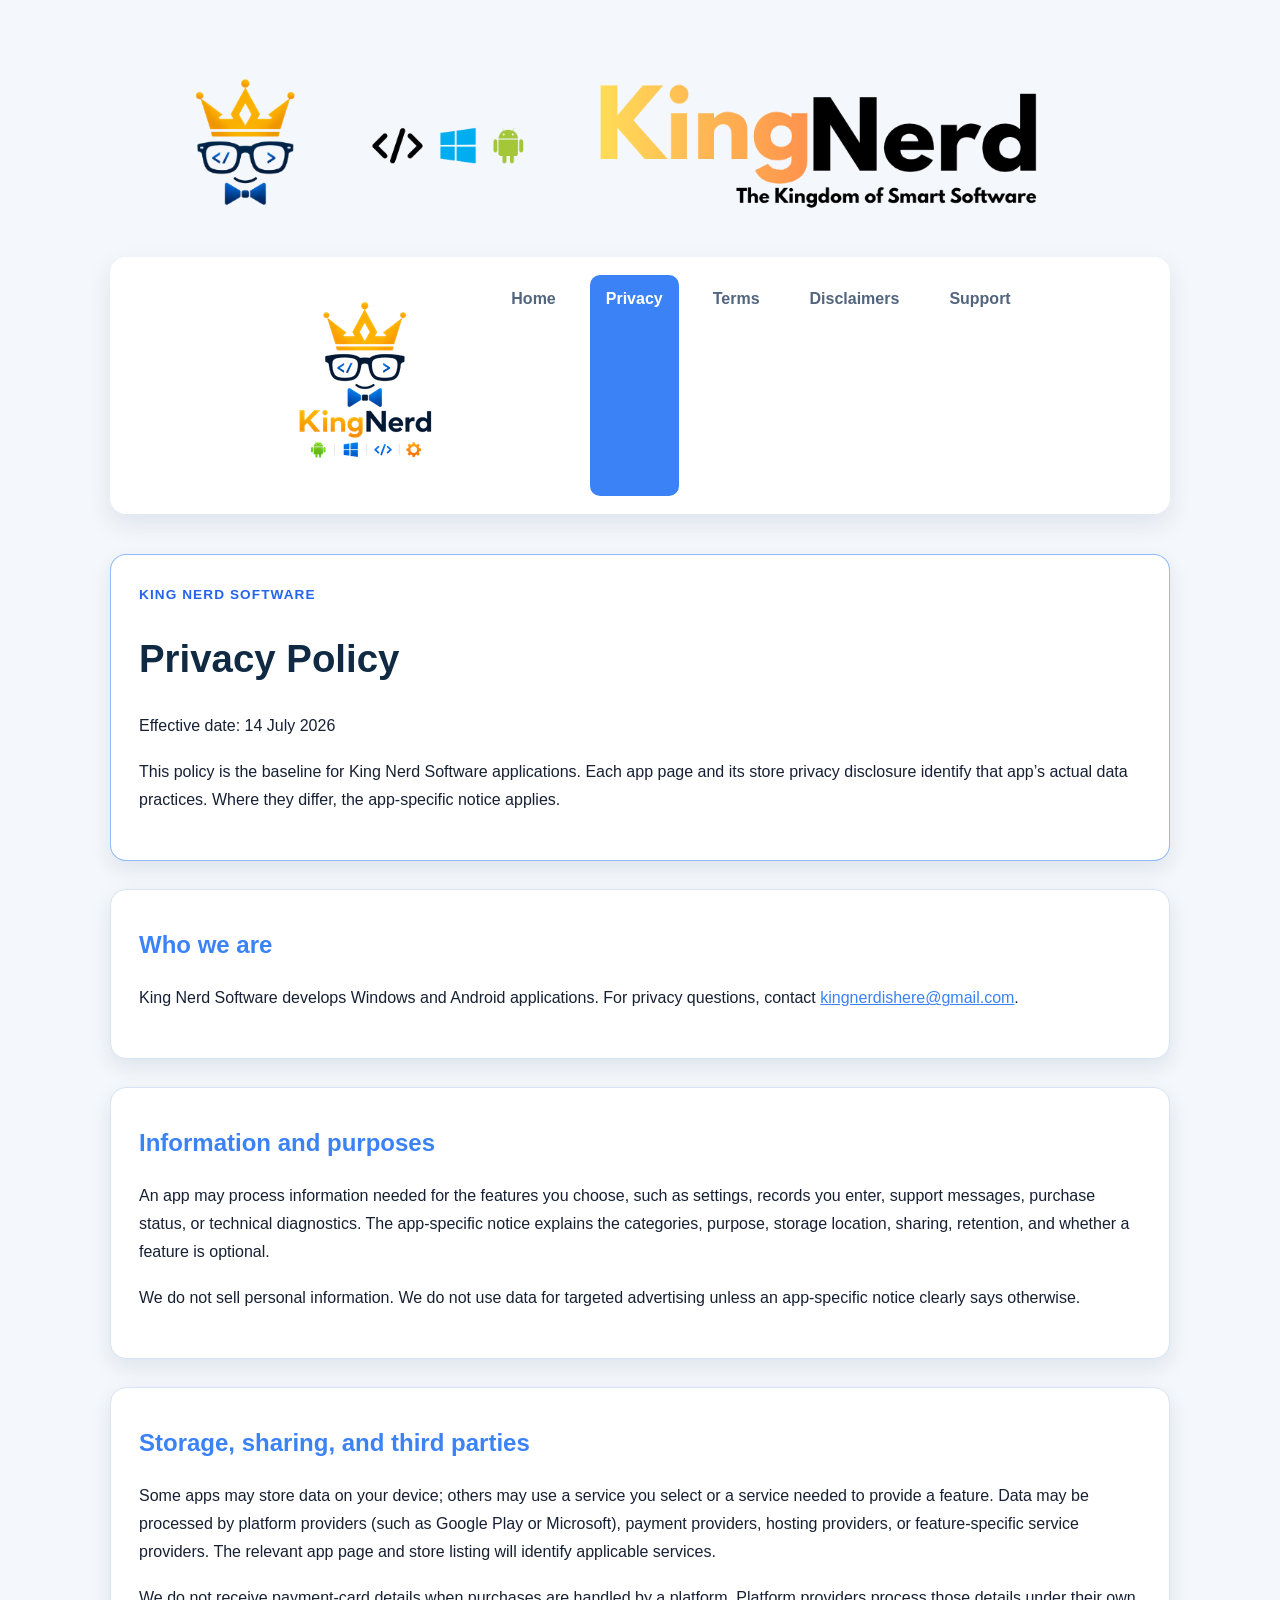
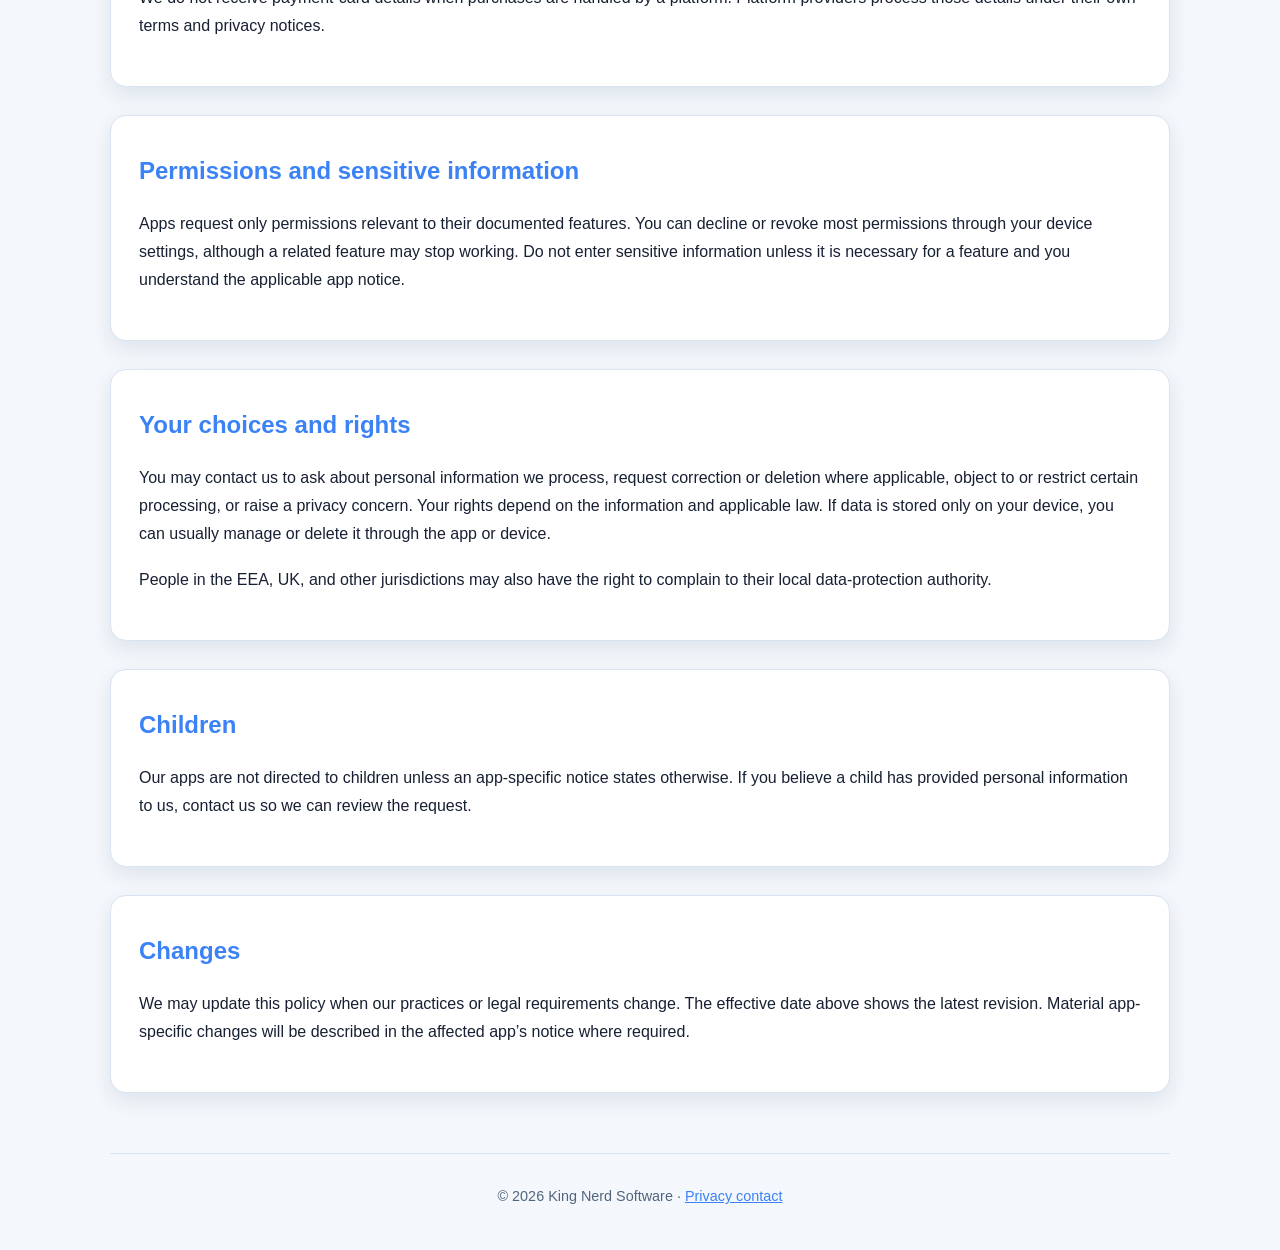
<file: privacy.html>
<!doctype html>
<html lang="en"><head><meta charset="utf-8"><meta name="viewport" content="width=device-width, initial-scale=1"><meta name="description" content="King Nerd Software privacy policy."><title>Privacy Policy | King Nerd Software</title><link rel="stylesheet" href="css/style.css"></head>
<body><header class="site-header"><img src="images/Website header design SLIM2.png" alt="King Nerd Software — Windows and Android applications"></header><nav aria-label="Primary navigation"><a class="brand-logo" href="index.html" aria-label="King Nerd Software home"><img src="images/King Nerd icon-transparent.png" alt="King Nerd Software"></a><a href="index.html">Home</a><a aria-current="page" href="privacy.html">Privacy</a><a href="terms.html">Terms</a><a href="disclaimer.html">Disclaimers</a><a href="support.html">Support</a></nav><main>
<section class="card hero"><p class="eyebrow">King Nerd Software</p><h1>Privacy Policy</h1><p>Effective date: 14 July 2026</p><p>This policy is the baseline for King Nerd Software applications. Each app page and its store privacy disclosure identify that app’s actual data practices. Where they differ, the app-specific notice applies.</p></section>
<section class="card"><h2>Who we are</h2><p>King Nerd Software develops Windows and Android applications. For privacy questions, contact <a href="mailto:kingnerdishere@gmail.com">kingnerdishere@gmail.com</a>.</p></section>
<section class="card"><h2>Information and purposes</h2><p>An app may process information needed for the features you choose, such as settings, records you enter, support messages, purchase status, or technical diagnostics. The app-specific notice explains the categories, purpose, storage location, sharing, retention, and whether a feature is optional.</p><p>We do not sell personal information. We do not use data for targeted advertising unless an app-specific notice clearly says otherwise.</p></section>
<section class="card"><h2>Storage, sharing, and third parties</h2><p>Some apps may store data on your device; others may use a service you select or a service needed to provide a feature. Data may be processed by platform providers (such as Google Play or Microsoft), payment providers, hosting providers, or feature-specific service providers. The relevant app page and store listing will identify applicable services.</p><p>We do not receive payment-card details when purchases are handled by a platform. Platform providers process those details under their own terms and privacy notices.</p></section>
<section class="card"><h2>Permissions and sensitive information</h2><p>Apps request only permissions relevant to their documented features. You can decline or revoke most permissions through your device settings, although a related feature may stop working. Do not enter sensitive information unless it is necessary for a feature and you understand the applicable app notice.</p></section>
<section class="card"><h2>Your choices and rights</h2><p>You may contact us to ask about personal information we process, request correction or deletion where applicable, object to or restrict certain processing, or raise a privacy concern. Your rights depend on the information and applicable law. If data is stored only on your device, you can usually manage or delete it through the app or device.</p><p>People in the EEA, UK, and other jurisdictions may also have the right to complain to their local data-protection authority.</p></section>
<section class="card"><h2>Children</h2><p>Our apps are not directed to children unless an app-specific notice states otherwise. If you believe a child has provided personal information to us, contact us so we can review the request.</p></section>
<section class="card"><h2>Changes</h2><p>We may update this policy when our practices or legal requirements change. The effective date above shows the latest revision. Material app-specific changes will be described in the affected app’s notice where required.</p></section>
</main><footer>© 2026 King Nerd Software · <a href="mailto:kingnerdishere@gmail.com">Privacy contact</a></footer></body></html>
</file>
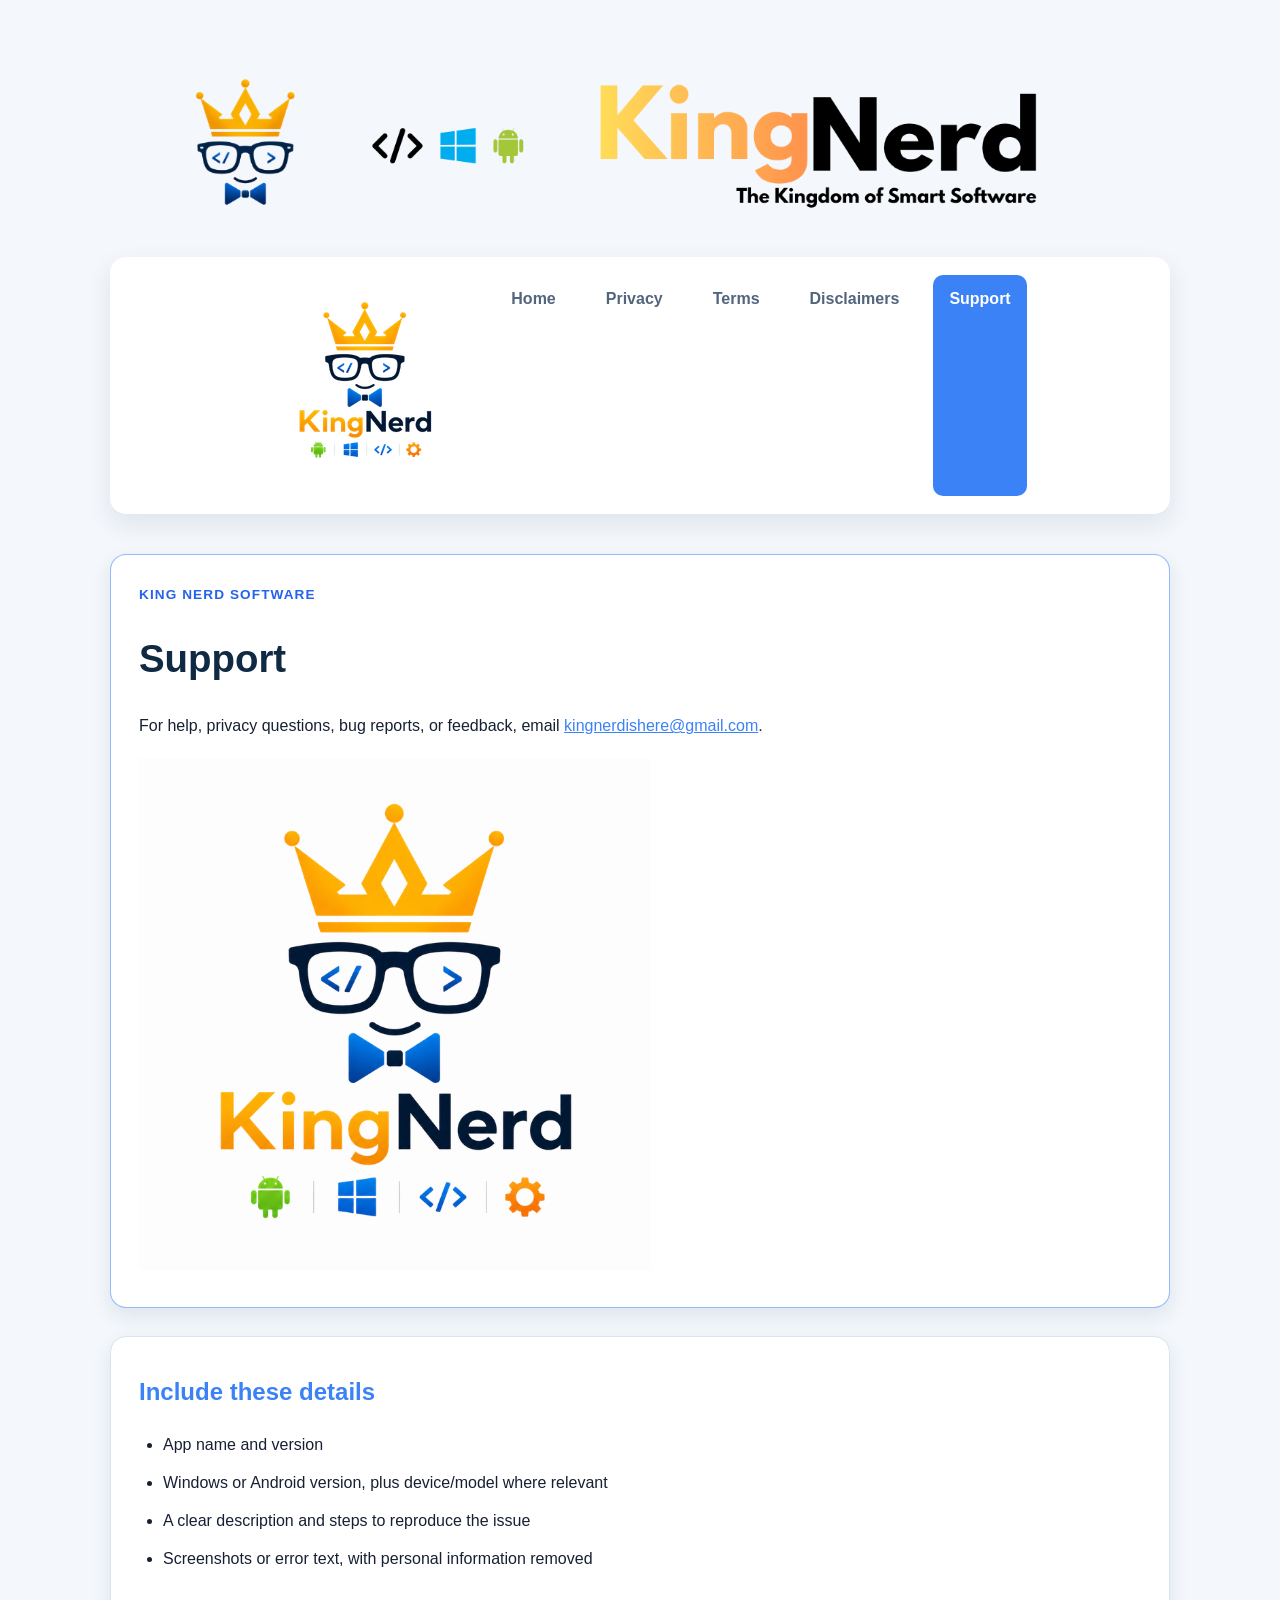
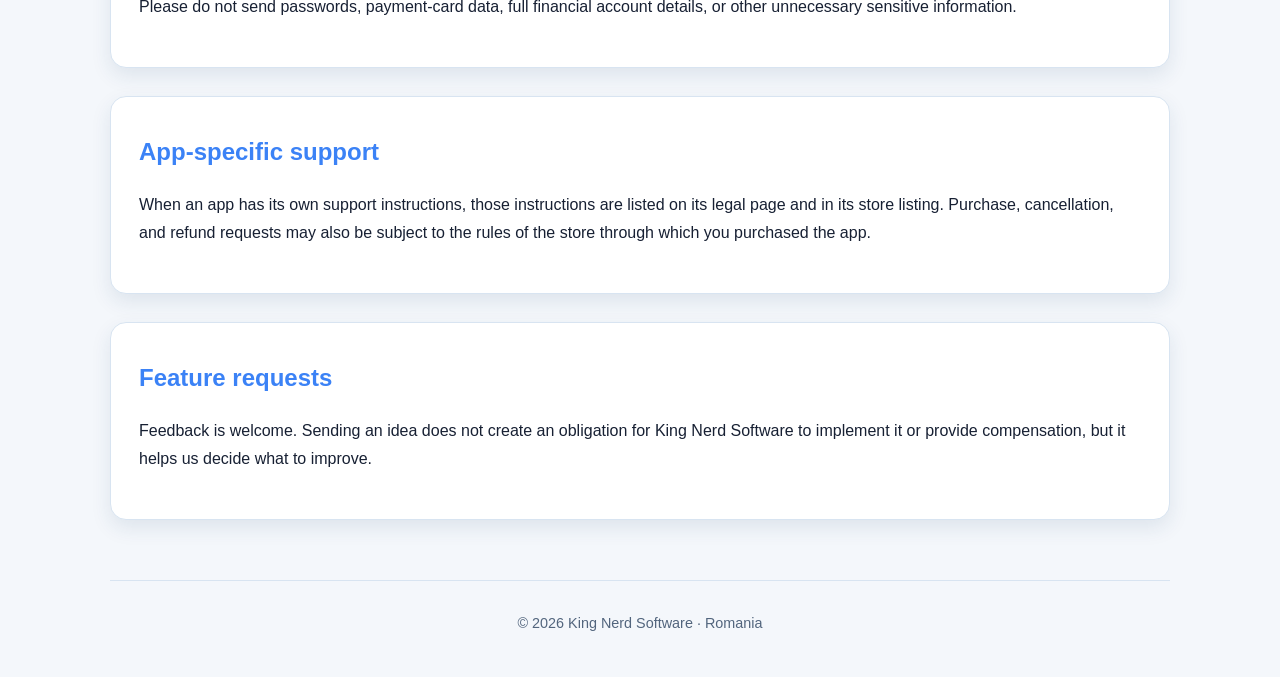
<file: support.html>
<!doctype html>
<html lang="en"><head><meta charset="utf-8"><meta name="viewport" content="width=device-width, initial-scale=1"><meta name="description" content="King Nerd Software support contact."><title>Support | King Nerd Software</title><link rel="stylesheet" href="css/style.css"></head>
<body><header class="site-header"><img src="images/Website header design SLIM2.png" alt="King Nerd Software — Windows and Android applications"></header><nav aria-label="Primary navigation"><a class="brand-logo" href="index.html" aria-label="King Nerd Software home"><img src="images/King Nerd icon-transparent.png" alt="King Nerd Software"></a><a href="index.html">Home</a><a href="privacy.html">Privacy</a><a href="terms.html">Terms</a><a href="disclaimer.html">Disclaimers</a><a aria-current="page" href="support.html">Support</a></nav><main>
<section class="card hero"><p class="eyebrow">King Nerd Software</p><h1>Support</h1><p>For help, privacy questions, bug reports, or feedback, email <a href="mailto:kingnerdishere@gmail.com">kingnerdishere@gmail.com</a>.</p><img class="contact-logo" src="images/King nerd-white.png" alt="King Nerd Software"></section>
<section class="card"><h2>Include these details</h2><ul><li>App name and version</li><li>Windows or Android version, plus device/model where relevant</li><li>A clear description and steps to reproduce the issue</li><li>Screenshots or error text, with personal information removed</li></ul><p>Please do not send passwords, payment-card data, full financial account details, or other unnecessary sensitive information.</p></section>
<section class="card"><h2>App-specific support</h2><p>When an app has its own support instructions, those instructions are listed on its legal page and in its store listing. Purchase, cancellation, and refund requests may also be subject to the rules of the store through which you purchased the app.</p></section>
<section class="card"><h2>Feature requests</h2><p>Feedback is welcome. Sending an idea does not create an obligation for King Nerd Software to implement it or provide compensation, but it helps us decide what to improve.</p></section>
</main><footer>© 2026 King Nerd Software · Romania</footer></body></html>
</file>
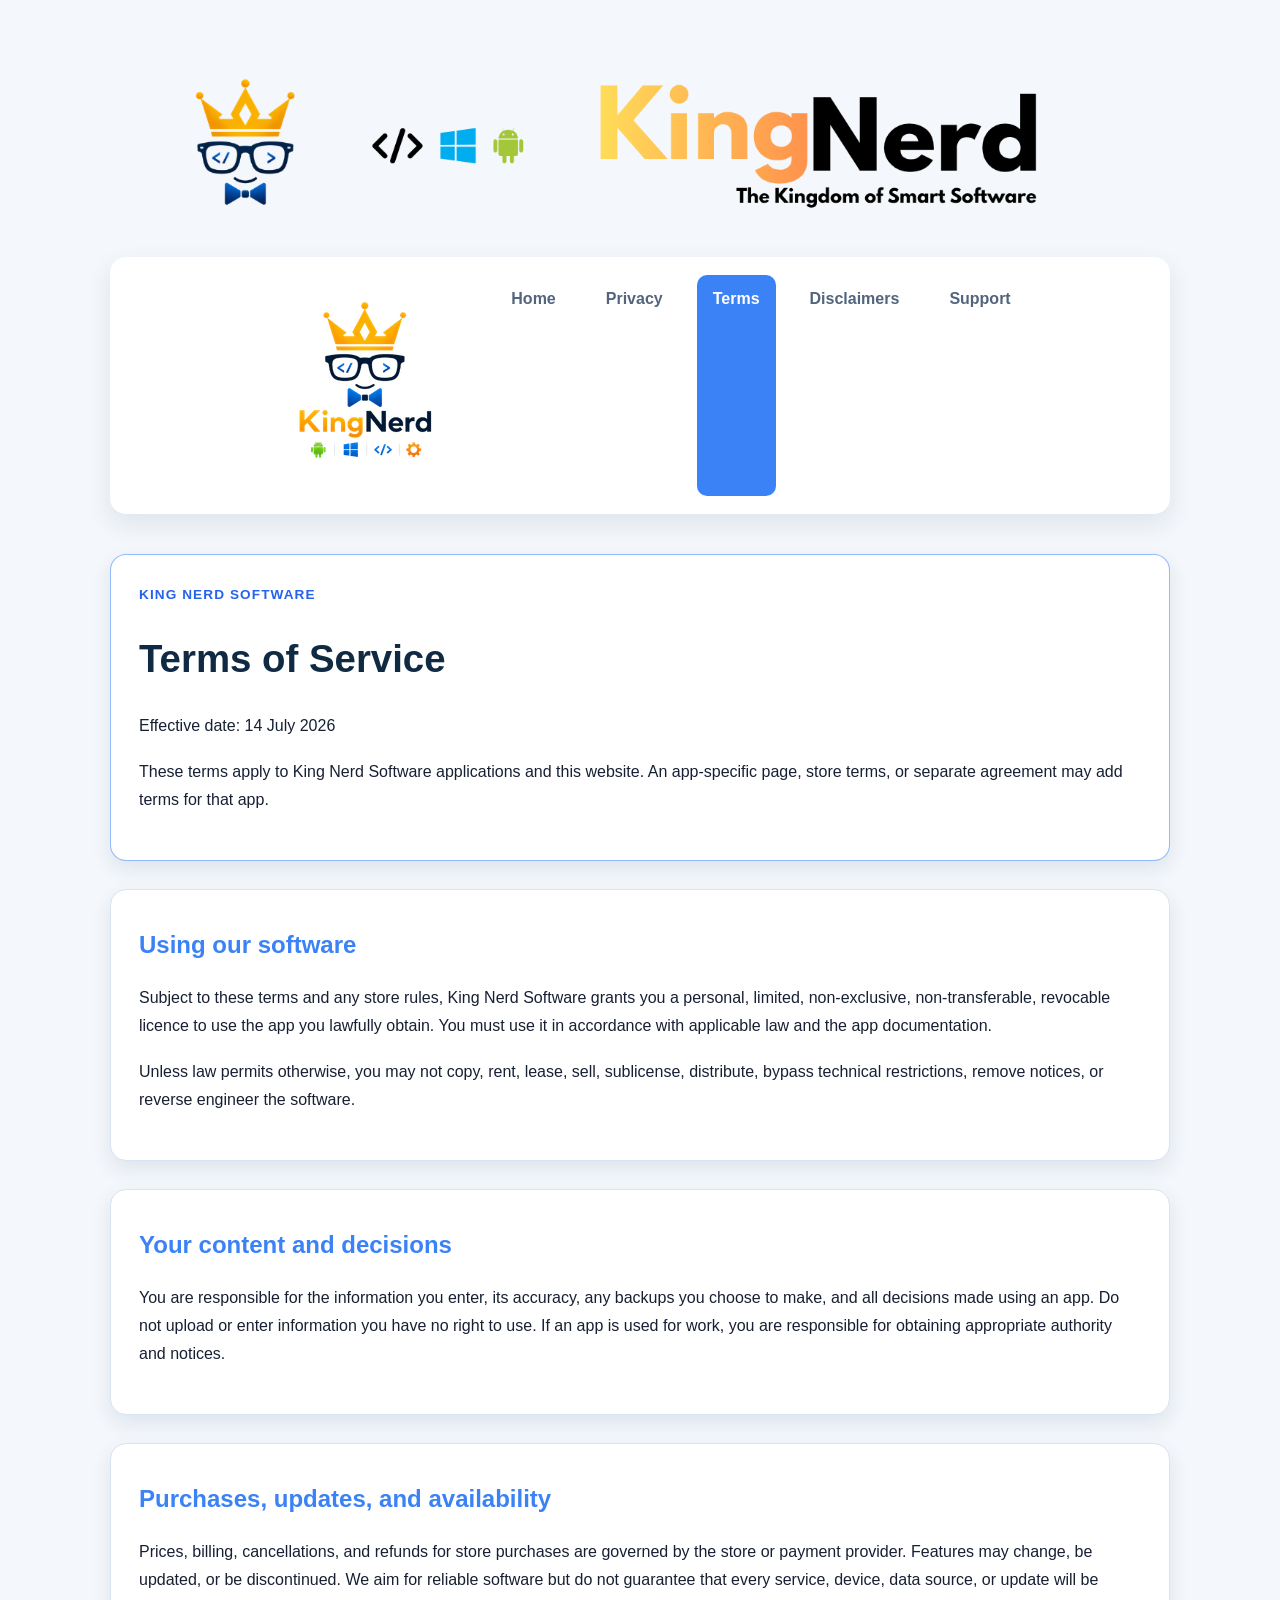
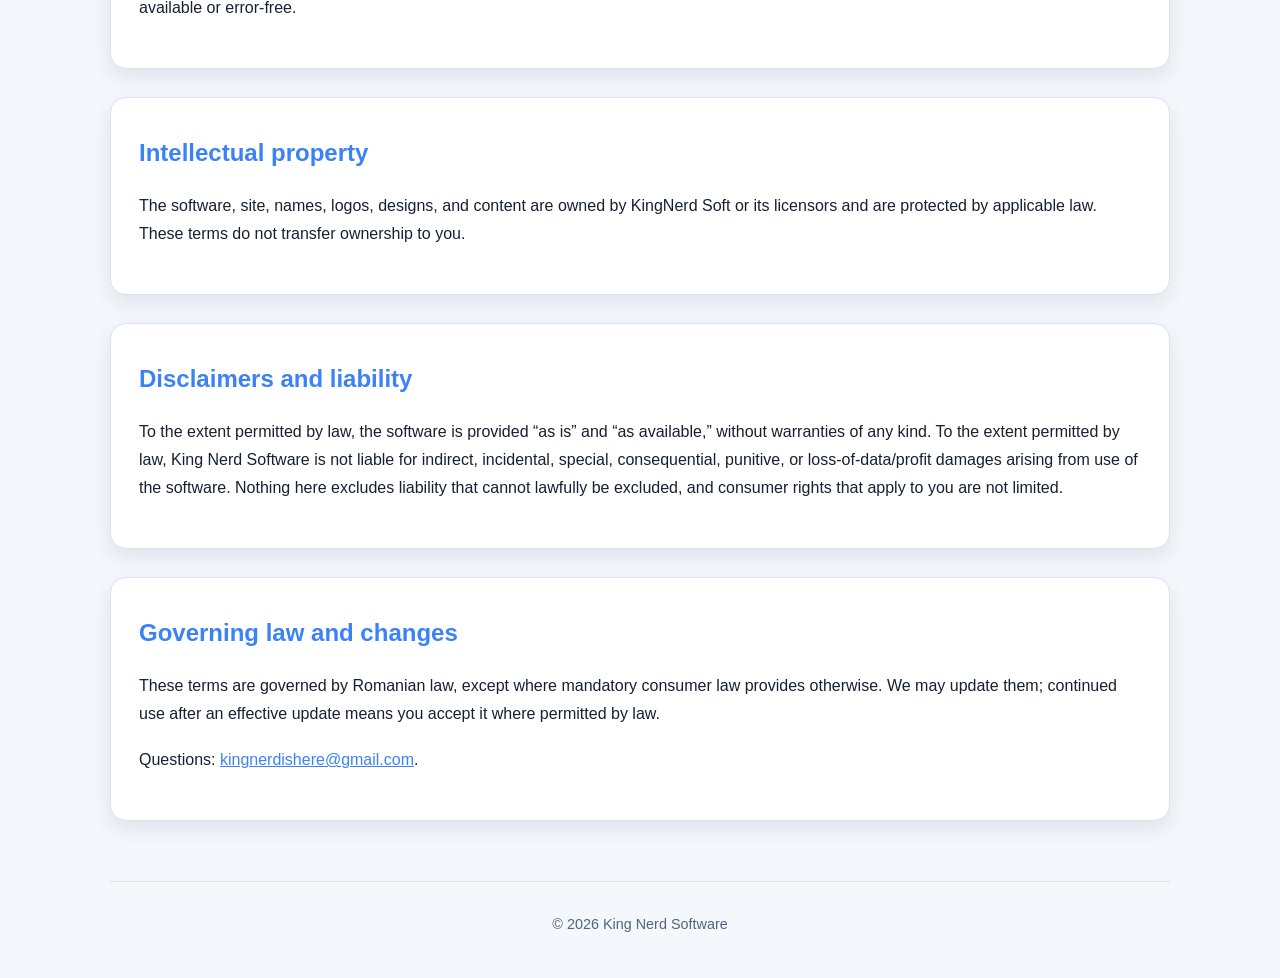
<file: terms.html>
<!doctype html>
<html lang="en"><head><meta charset="utf-8"><meta name="viewport" content="width=device-width, initial-scale=1"><meta name="description" content="King Nerd Software terms of service."><title>Terms of Service | King Nerd Software</title><link rel="stylesheet" href="css/style.css"></head>
<body><header class="site-header"><img src="images/Website header design SLIM2.png" alt="King Nerd Software — Windows and Android applications"></header><nav aria-label="Primary navigation"><a class="brand-logo" href="index.html" aria-label="King Nerd Software home"><img src="images/King Nerd icon-transparent.png" alt="King Nerd Software"></a><a href="index.html">Home</a><a href="privacy.html">Privacy</a><a aria-current="page" href="terms.html">Terms</a><a href="disclaimer.html">Disclaimers</a><a href="support.html">Support</a></nav><main>
<section class="card hero"><p class="eyebrow">King Nerd Software</p><h1>Terms of Service</h1><p>Effective date: 14 July 2026</p><p>These terms apply to King Nerd Software applications and this website. An app-specific page, store terms, or separate agreement may add terms for that app.</p></section>
<section class="card"><h2>Using our software</h2><p>Subject to these terms and any store rules, King Nerd Software grants you a personal, limited, non-exclusive, non-transferable, revocable licence to use the app you lawfully obtain. You must use it in accordance with applicable law and the app documentation.</p><p>Unless law permits otherwise, you may not copy, rent, lease, sell, sublicense, distribute, bypass technical restrictions, remove notices, or reverse engineer the software.</p></section>
<section class="card"><h2>Your content and decisions</h2><p>You are responsible for the information you enter, its accuracy, any backups you choose to make, and all decisions made using an app. Do not upload or enter information you have no right to use. If an app is used for work, you are responsible for obtaining appropriate authority and notices.</p></section>
<section class="card"><h2>Purchases, updates, and availability</h2><p>Prices, billing, cancellations, and refunds for store purchases are governed by the store or payment provider. Features may change, be updated, or be discontinued. We aim for reliable software but do not guarantee that every service, device, data source, or update will be available or error-free.</p></section>
<section class="card"><h2>Intellectual property</h2><p>The software, site, names, logos, designs, and content are owned by KingNerd Soft or its licensors and are protected by applicable law. These terms do not transfer ownership to you.</p></section>
<section class="card"><h2>Disclaimers and liability</h2><p>To the extent permitted by law, the software is provided “as is” and “as available,” without warranties of any kind. To the extent permitted by law, King Nerd Software is not liable for indirect, incidental, special, consequential, punitive, or loss-of-data/profit damages arising from use of the software. Nothing here excludes liability that cannot lawfully be excluded, and consumer rights that apply to you are not limited.</p></section>
<section class="card"><h2>Governing law and changes</h2><p>These terms are governed by Romanian law, except where mandatory consumer law provides otherwise. We may update them; continued use after an effective update means you accept it where permitted by law.</p><p>Questions: <a href="mailto:kingnerdishere@gmail.com">kingnerdishere@gmail.com</a>.</p></section>
</main><footer>© 2026 King Nerd Software</footer></body></html>
</file>
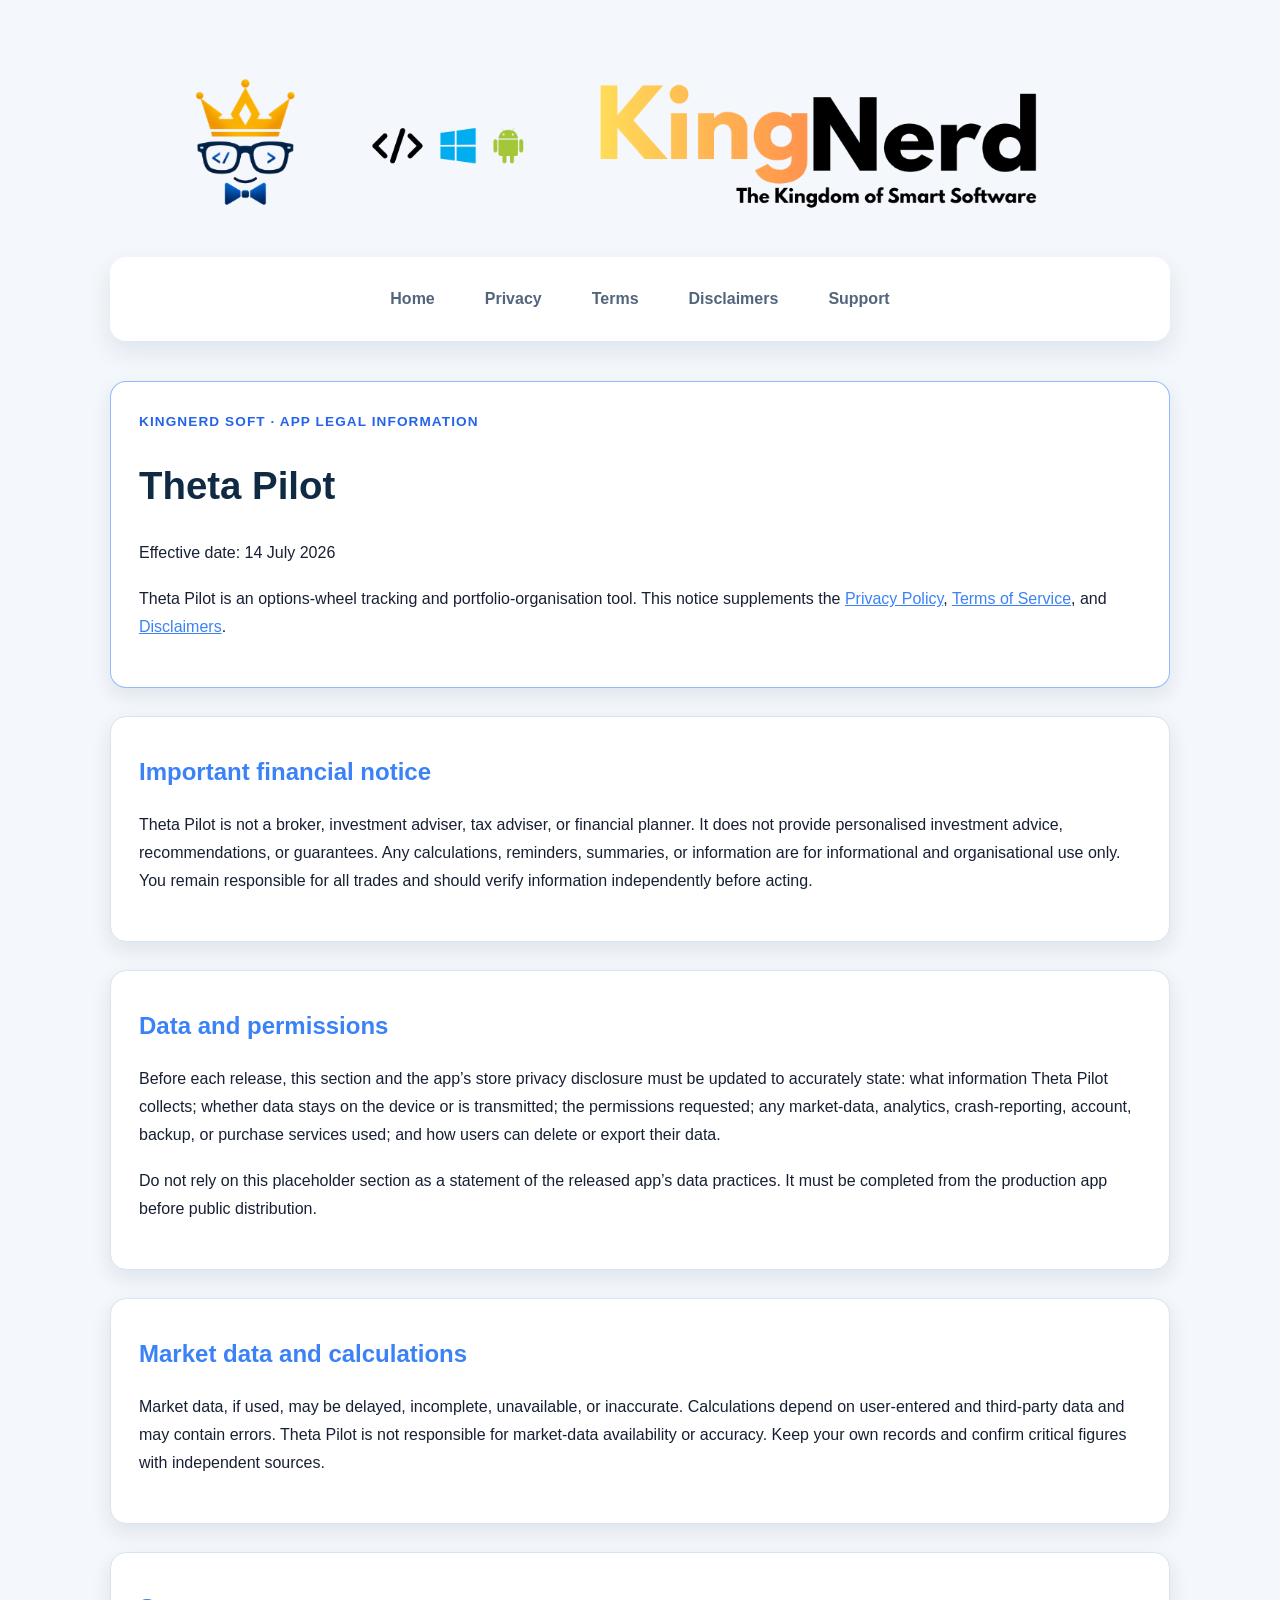
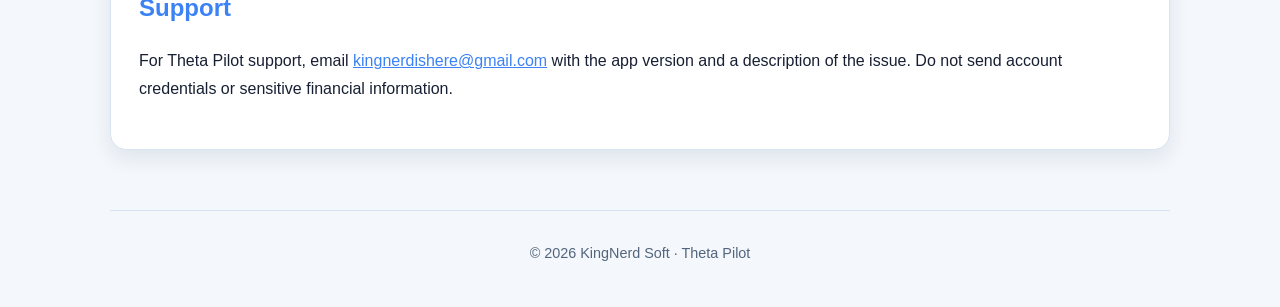
<file: theta-pilot.html>
<!doctype html>
<html lang="en">

<head>
    <meta charset="utf-8">
    <meta name="viewport" content="width=device-width, initial-scale=1">
    <meta name="description" content="Theta Pilot app-specific legal information.">
    <title>Theta Pilot | KingNerd Soft</title>
    <link rel="stylesheet" href="css/style.css">
</head>

<body>
    <header class="site-header"><img src="images/Website header design SLIM2.png" alt="King Nerd Software — Windows and Android applications"></header>
    <nav aria-label="Primary navigation"><a href="index.html">Home</a><a href="privacy.html">Privacy</a><a
            href="terms.html">Terms</a><a href="disclaimer.html">Disclaimers</a><a href="support.html">Support</a></nav>
    <main>
        <section class="card hero">
            <p class="eyebrow">KingNerd Soft · App legal information</p>
            <h1>Theta Pilot</h1>
            <p>Effective date: 14 July 2026</p>
            <p>Theta Pilot is an options-wheel tracking and portfolio-organisation tool. This notice supplements the <a
                    href="privacy.html">Privacy Policy</a>, <a href="terms.html">Terms of Service</a>, and <a
                    href="disclaimer.html">Disclaimers</a>.</p>
        </section>
        <section class="card">
            <h2>Important financial notice</h2>
            <p>Theta Pilot is not a broker, investment adviser, tax adviser, or financial planner. It does not provide
                personalised investment advice, recommendations, or guarantees. Any calculations, reminders, summaries,
                or information are for informational and organisational use only. You remain responsible for all trades
                and should verify information independently before acting.</p>
        </section>
        <section class="card">
            <h2>Data and permissions</h2>
            <p>Before each release, this section and the app’s store privacy disclosure must be updated to accurately
                state: what information Theta Pilot collects; whether data stays on the device or is transmitted; the
                permissions requested; any market-data, analytics, crash-reporting, account, backup, or purchase
                services used; and how users can delete or export their data.</p>
            <p>Do not rely on this placeholder section as a statement of the released app’s data practices. It must be
                completed from the production app before public distribution.</p>
        </section>
        <section class="card">
            <h2>Market data and calculations</h2>
            <p>Market data, if used, may be delayed, incomplete, unavailable, or inaccurate. Calculations depend on
                user-entered and third-party data and may contain errors. Theta Pilot is not responsible for market-data
                availability or accuracy. Keep your own records and confirm critical figures with independent sources.
            </p>
        </section>
        <section class="card">
            <h2>Support</h2>
            <p>For Theta Pilot support, email <a
                    href="mailto:kingnerdishere@gmail.com?subject=Theta%20Pilot%20Support">kingnerdishere@gmail.com</a>
                with the app version and a description of the issue. Do not send account credentials or sensitive
                financial information.</p>
        </section>
    </main>
    <footer>© 2026 KingNerd Soft · Theta Pilot</footer>
</body>

</html>
</file>
<file: css/style.css>
/* ==========================================================
   King Nerd Software Legal Center
   Modern Responsive Light Theme
   ========================================================== */

:root {

    --bg: #f4f7fb;
    --card: #ffffff;
    --card-hover: #f8fbff;

    --primary: #3b82f6;
    --primary-hover: #2563eb;

    --text: #172033;
    --secondary: #52657d;

    --border: #d8e4f1;

    --shadow: rgba(30, 64, 110, .10);

    --radius: 16px;

    --max-width: 1100px;
}

/* ========================================================== */

* {

    margin: 0;
    padding: 0;
    box-sizing: border-box;

}

/* ========================================================== */

html {

    scroll-behavior: smooth;

}

/* ========================================================== */

body {

    background: var(--bg);

    color: var(--text);

    font-family:

        "Segoe UI",
        Roboto,
        Arial,
        sans-serif;

    line-height: 1.75;

    max-width: var(--max-width);

    margin: auto;

    padding: 40px 20px;

}

/* ========================================================== */

.site-header {
    margin-bottom: 20px;
}

.site-header img {
    display: block;
    width: 100%;
    height: auto;
}

/* ========================================================== */

nav {

    display: flex;

    flex-wrap: wrap;

    justify-content: center;

    gap: 18px;

    margin-bottom: 40px;

    padding: 18px;

    background: var(--card);

    border-radius: var(--radius);

    box-shadow: 0 10px 25px var(--shadow);

}

/* ========================================================== */

nav a {

    color: var(--secondary);

    text-decoration: none;

    font-weight: 600;

    transition: .25s;

    padding: 10px 16px;

    border-radius: 10px;

}

nav a:hover {

    background: var(--primary);

    color: white;

}

nav a[aria-current="page"] {
    background: var(--primary);
    color: white;
}

/* ========================================================== */

.card {

    background: var(--card);

    padding: 28px;

    margin-bottom: 28px;

    border-radius: var(--radius);

    border: 1px solid var(--border);

    box-shadow: 0 8px 20px var(--shadow);

    transition: .25s;

}

.card:hover {

    transform: translateY(-3px);

    background: var(--card-hover);

}

.hero {
    border-color: rgba(59, 130, 246, .55);
}

.eyebrow {
    color: var(--primary-hover);
    font-size: .85rem;
    font-weight: 700;
    letter-spacing: .08em;
    text-transform: uppercase;
}

.app-grid {
    display: grid;
    grid-template-columns: repeat(auto-fit, minmax(220px, 1fr));
    gap: 18px;
    margin-bottom: 20px;
}

.app-card {
    padding: 20px;
    background: #f5f9ff;
    border: 1px solid var(--border);
    border-radius: 12px;
}

.muted {
    color: var(--secondary);
}

/* ========================================================== */

h1 {

    font-size: 2.4rem;

    margin-bottom: 20px;

    color: #102a43;

}

h2 {

    color: var(--primary);

    margin-bottom: 18px;

    margin-top: 6px;

}

h3 {

    margin-top: 20px;

    margin-bottom: 10px;

}

/* ========================================================== */

p {

    margin-bottom: 18px;

}

/* ========================================================== */

ul {

    margin-left: 24px;

    margin-bottom: 20px;

}

li {

    margin-bottom: 10px;

}

/* ========================================================== */

a {

    color: var(--primary);

}

a:hover {

    color: var(--primary-hover);

}

/* ========================================================== */

strong {

    color: #102a43;

}

/* ========================================================== */

footer {

    margin-top: 60px;

    padding-top: 30px;

    border-top: 1px solid var(--border);

    text-align: center;

    color: var(--secondary);

    font-size: .9rem;

}

/* ========================================================== */

code {

    background: #e8f0fa;

    padding: 3px 8px;

    border-radius: 6px;

    font-family: Consolas, monospace;

}

/* ========================================================== */

table {

    width: 100%;

    border-collapse: collapse;

    margin-top: 20px;

    margin-bottom: 20px;

}

th {

    background: var(--primary);

    color: white;

    padding: 14px;

}

td {

    padding: 14px;

    border-bottom: 1px solid var(--border);

}

tr:hover {

    background: #f3f8ff;

}

/* ========================================================== */

blockquote {

    border-left: 5px solid var(--primary);

    padding-left: 18px;

    margin: 20px 0;

    color: var(--secondary);

    font-style: italic;

}

/* ========================================================== */

hr {

    border: none;

    height: 1px;

    background: var(--border);

    margin: 35px 0;

}

/* ========================================================== */

.button {

    display: inline-block;

    background: var(--primary);

    color: white;

    padding: 12px 22px;

    border-radius: 12px;

    text-decoration: none;

    transition: .25s;

    font-weight: 600;

}

.button:hover {

    background: var(--primary-hover);

    color: white;

}

/* ========================================================== */

@media (max-width:900px) {

    body {

        padding: 20px;

    }

    nav {

        justify-content: flex-start;

    }

}

/* ========================================================== */

@media (max-width:600px) {

    h1 {

        font-size: 2rem;

    }

    .card {

        padding: 20px;

    }

    nav {

        flex-direction: column;

        align-items: stretch;

    }

    nav a {

        text-align: center;

    }

}

/* ========================================================== */

::selection {

    background: var(--primary);

    color: white;

}

/* ========================================================== */

::-webkit-scrollbar {

    width: 10px;

}

::-webkit-scrollbar-thumb {

    background: #3b82f6;

    border-radius: 20px;

}

::-webkit-scrollbar-track {

    background: #eaf1f8;

}

/* ========================================================== */
</file>
